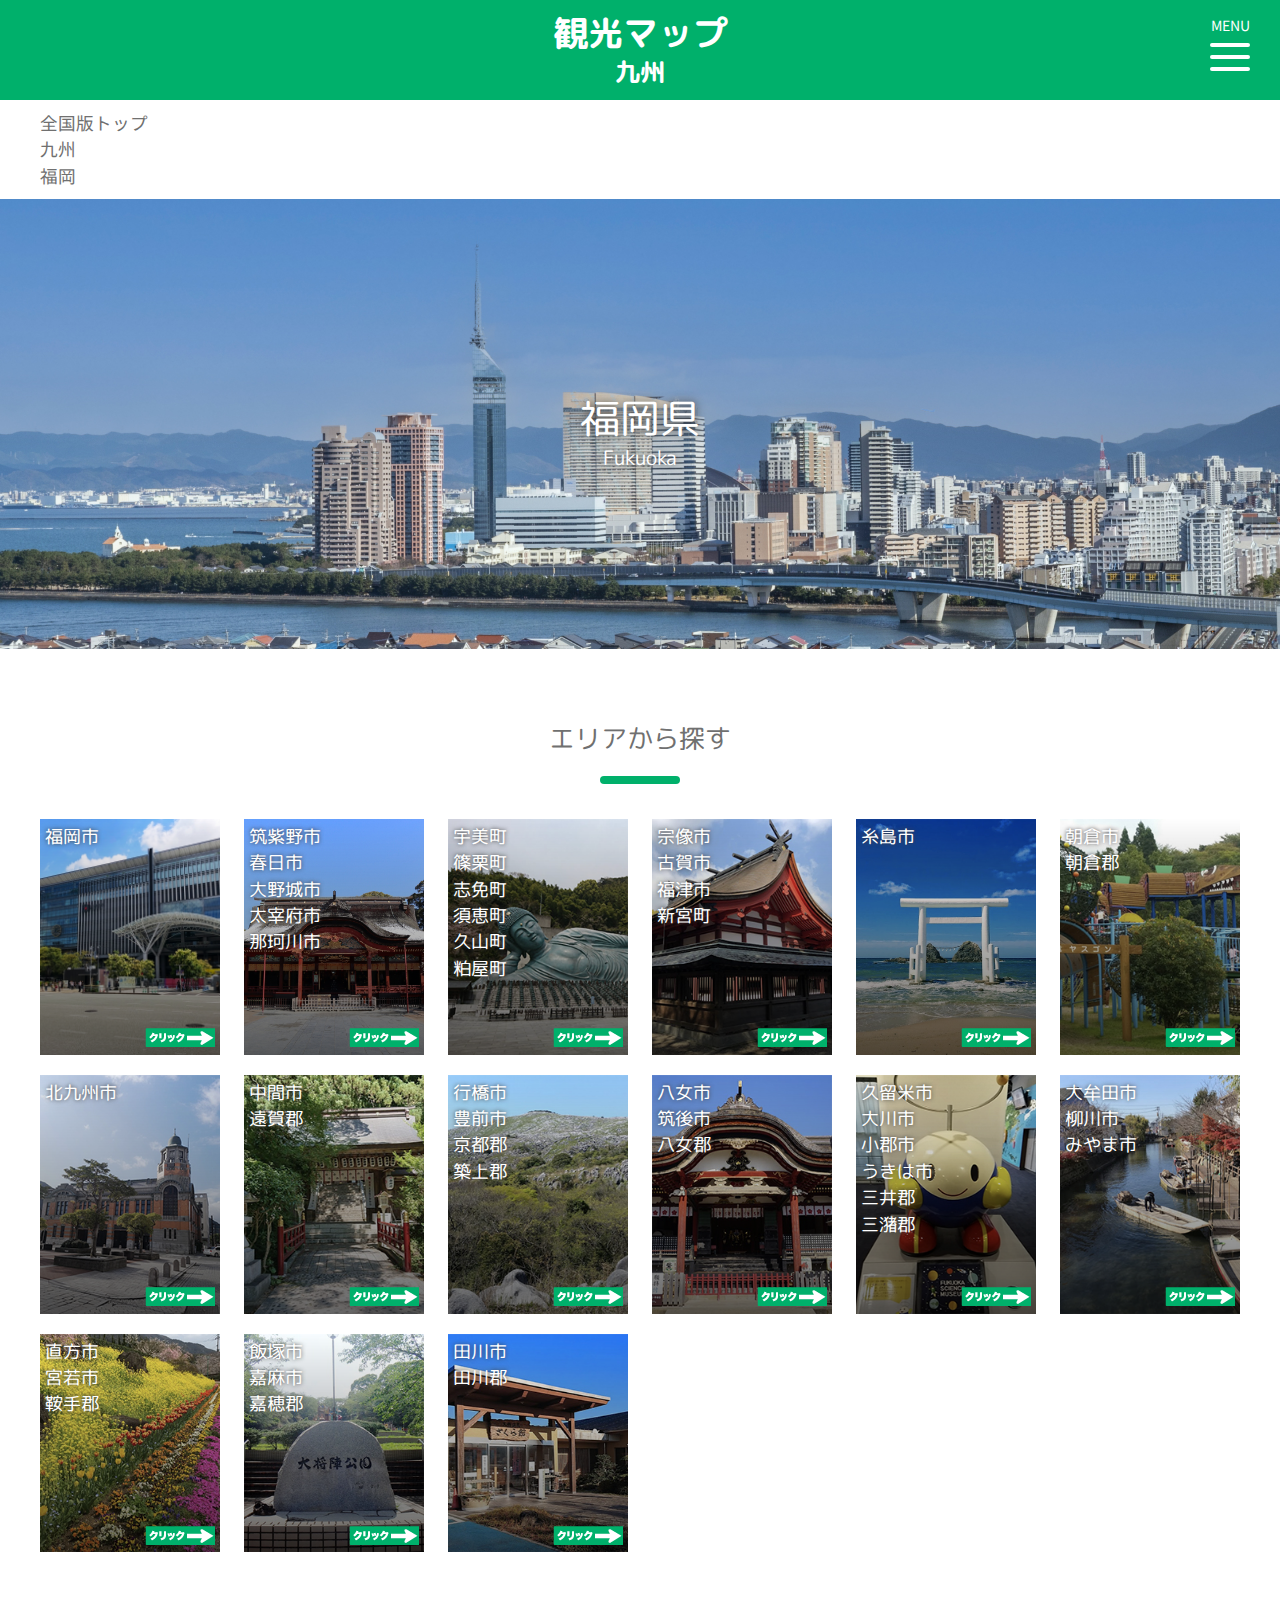
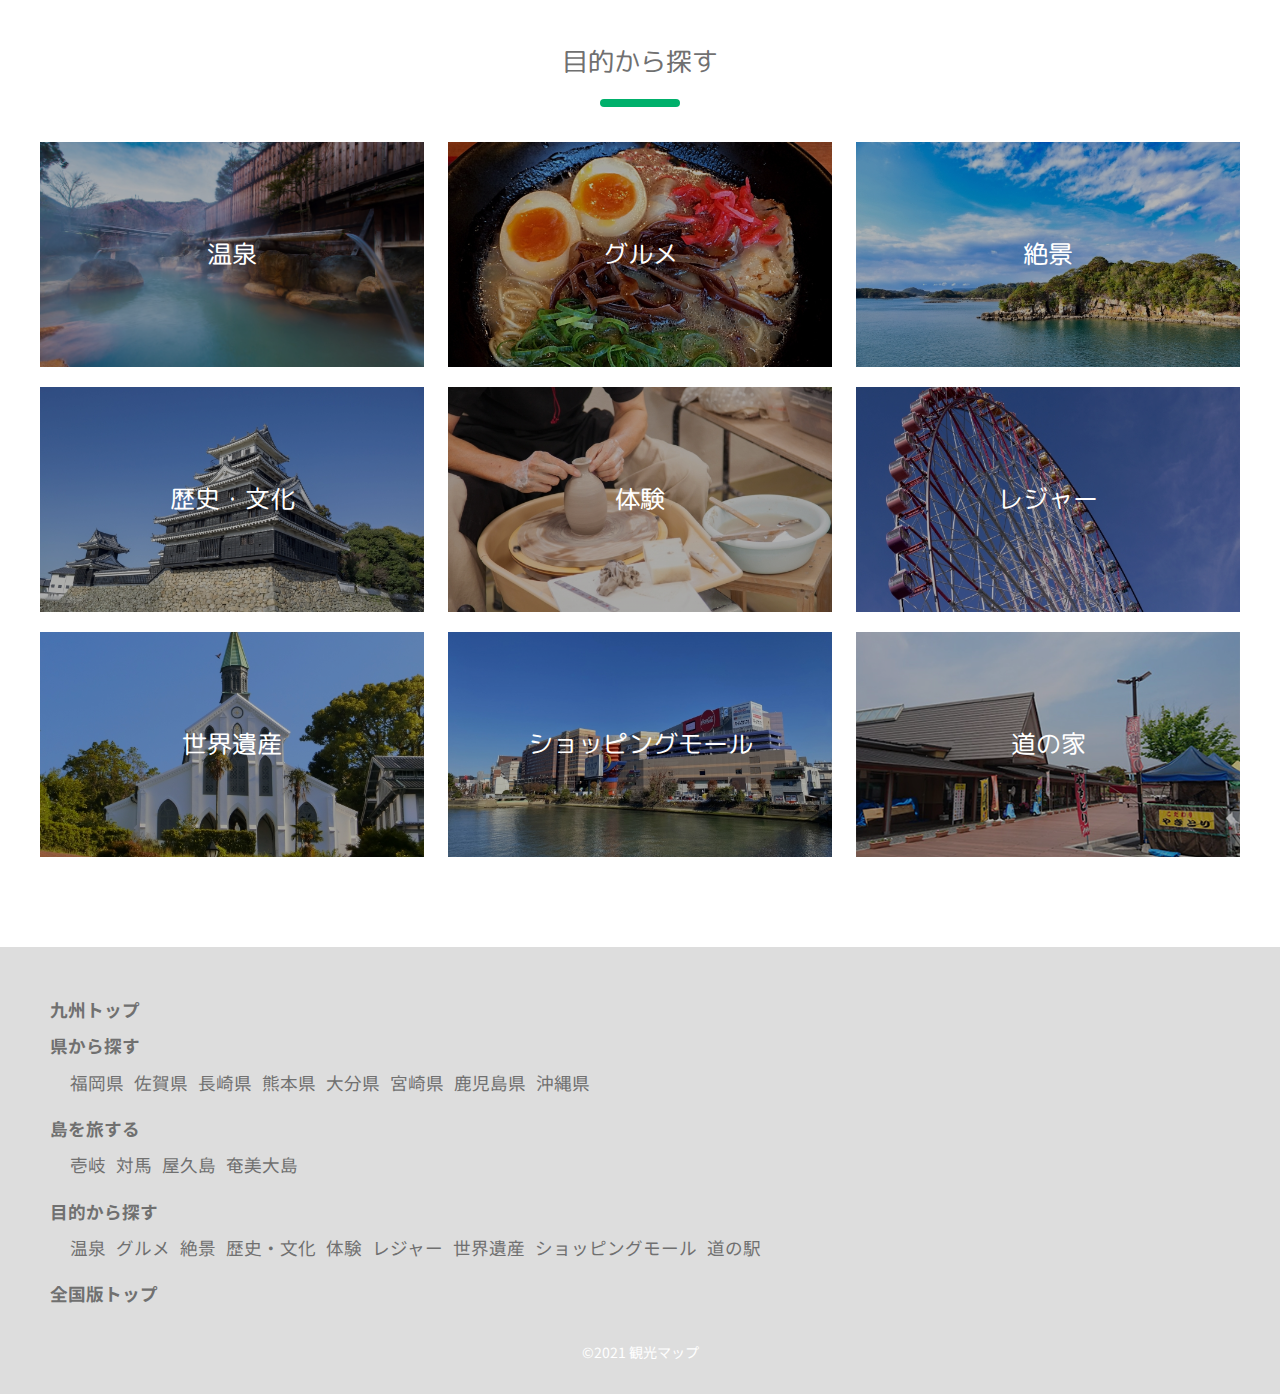
<file: kyushu/fukuoka/index.html>
<!DOCTYPE html>
<html lang="ja">

<head>
    <!-- Global site tag (gtag.js) - Google Analytics -->
    <script async src="https://www.googletagmanager.com/gtag/js?id=G-GLJHV3QVRY"></script>
    <script>
        window.dataLayer = window.dataLayer || [];
        function gtag() { dataLayer.push(arguments); }
        gtag('js', new Date());

        gtag('config', 'G-GLJHV3QVRY');
    </script>
    <meta charset="UTF-8">
    <meta name="viewport" content="width=device-width, initial-scale=1.0">
    <title>観光マップ 九州版｜福岡県</title>
    <meta name="description" content="">
    <link rel="stylesheet" href="../../css/reset.css">
    <link href="https://fonts.googleapis.com/css?family=M+PLUS+Rounded+1c" rel="stylesheet">
    <link href="https://cdn.jsdelivr.net/npm/bootstrap@5.0.0-beta2/dist/css/bootstrap.min.css" rel="stylesheet"
        integrity="sha384-BmbxuPwQa2lc/FVzBcNJ7UAyJxM6wuqIj61tLrc4wSX0szH/Ev+nYRRuWlolflfl" crossorigin="anonymous">
    <link href="https://use.fontawesome.com/releases/v5.6.1/css/all.css" rel="stylesheet">
    <link rel="stylesheet" href="../../css/menu.css">
    <link rel="stylesheet" href="../../css/btn-img.css">
    <link rel="stylesheet" href="../../css/style.css">
</head>

<body id="fukuoka-top">
    <header>
        <div class="hamburger-menu">
            <input type="checkbox" id="menu-btn-check">
            <label for="menu-btn-check" class="menu-btn">
                <p class="menu-text">MENU</p>
                <span></span>
            </label>
            <!--ここからメニュー-->
            <nav class="menu-content">
                <ul>
                    <li>
                        <a href="../index.html">九州トップ</a>
                    </li>
                    <li>
                        <input id="acd-check1" class="acd-check" type="checkbox">
                        <label class="acd-label" for="acd-check1">県から探す</label>
                        <div class="acd-content">
                            <ul>
                                <li><a href="index.html">福岡県</a></li>
                                <li><a href="">佐賀県</a></li>
                                <li><a href="">長崎県</a></li>
                                <li><a href="">熊本県</a></li>
                                <li><a href="">大分県</a></li>
                                <li><a href="">宮崎県</a></li>
                                <li><a href="">鹿児島県</a></li>
                                <li><a href="">沖縄県</a></li>
                            </ul>
                        </div>
                    </li>
                    <li>
                        <input id="acd-check2" class="acd-check" type="checkbox">
                        <label class="acd-label" for="acd-check2">島を旅する</label>
                        <div class="acd-content">
                            <ul>
                                <li><a href="">壱岐</a></li>
                                <li><a href="">対馬</a></li>
                                <li><a href="">屋久島</a></li>
                                <li><a href="">奄美大島</a></li>
                            </ul>
                        </div>
                    </li>
                    <li>
                        <input id="acd-check3" class="acd-check" type="checkbox">
                        <label class="acd-label" for="acd-check3">目的から探す</label>
                        <div class="acd-content">
                            <ul>
                                <li><a href="">温泉</a></li>
                                <li><a href="">グルメ</a></li>
                                <li><a href="">絶景</a></li>
                                <li><a href="">歴史・文化</a></li>
                                <li><a href="">体験</a></li>
                                <li><a href="">レジャー</a></li>
                                <li><a href="">世界遺産</a></li>
                                <li><a href="">ショッピングモール</a></li>
                                <li><a href="">道の駅</a></li>
                            </ul>
                        </div>
                    </li>
                    <!-- 
                    <li>
                        <a href="#">週間ランキング</a>
                    </li>
                    <li>
                        <a href="#">おすすめのモデルコース</a>
                    </li>
                    <li>
                        <a href="#">特集</a>
                    </li>
                    -->
                    <li>
                        <a href="../../index.html">全国版トップへ戻る</a>
                    </li>
                </ul>
            </nav>
            <!--ここまでメニュー-->
        </div>
        <p class="header-logo"><a href="../index.html">観光マップ<br>
                <span>九州</span></a></p>
    </header>
    <section class="breadcrumb-section">
        <div class="container">
            <nav style="--bs-breadcrumb-divider: '>';" aria-label="breadcrumb">
                <ol class="breadcrumb">
                    <li class="breadcrumb-item"><a href="../../index.html">全国版トップ</a></li>
                    <li class="breadcrumb-item"><a href="../index.html">九州</a></li>
                    <li class="breadcrumb-item active" aria-current="page">福岡</li>
                </ol>
            </nav>
        </div>
    </section>
    <div class="todohuken-top">
        <div class="todohuken-top-h1">
            <h1>福岡県<br>
                <span>Fukuoka</span></h1>
        </div>
    </div>
    <section>
        <div class="container">
            <h2>エリアから探す</h2>
        </div>
        <div class="container-smnone">
            <ul class="area-btn">
                <li class="fukuoka-01">
                    <a href="">
                        <img src="img/fukuoka-img.jpg" alt="福岡市">
                    </a>
                    <div>福岡市</div>
                </li>
                <li class="fukuoka-02">
                    <a href="tsukusiken/tsukusiken.html">
                        <img src="img/tsukusi-img.jpg" alt="春日市・大野城市・太宰府市・那珂川市">
                    </a>
                    <div>
                        筑紫野市<br>
                        春日市<br>
                        大野城市<br>
                        太宰府市<br>
                        那珂川市
                    </div>
                </li>
                <li class="fukuoka-03">
                    <a href="">
                        <img src="img/kasuyagun-img.jpg" alt="糟屋郡">
                    </a>
                    <div>
                        宇美町<br>
                        篠栗町<br>
                        志免町<br>
                        須恵町<br>
                        久山町<br>
                        粕屋町
                    </div>
                </li>
                <li class="fukuoka-04">
                    <a href="">
                        <img src="img/munakata-img.jpg" alt="宗像市・古賀市・福津市・新宮町">
                    </a>
                    <div>
                        宗像市<br>
                        古賀市<br>
                        福津市<br>
                        新宮町
                    </div>
                </li>
                <li class="fukuoka-05">
                    <a href="">
                        <img src="img/itoshima-img.jpg" alt="糸島市">
                    </a>
                    <div>
                        糸島市
                    </div>
                </li>
                <li class="fukuoka-06">
                    <a href="">
                        <img src="img/asakura-img.jpg" alt="朝倉市・朝倉郡">
                    </a>
                    <div>
                        朝倉市<br>
                        朝倉郡
                    </div>
                </li>
                <li class="fukuoka-07">
                    <a href="">
                        <img src="img/kitakyushu-img.jpg" alt="北九州市">
                    </a>
                    <div>北九州市</div>
                </li>
                <li class="fukuoka-08">
                    <a href="">
                        <img src="img/onga-img.jpg" alt="中間市・遠賀郡">
                    </a>
                    <div>
                        中間市<br>
                        遠賀郡
                    </div>
                </li>
                <li class="fukuoka-09">
                    <a href="">
                        <img src="img/keichiku-img.jpg" alt="行橋市・豊前市・京都郡・築上郡">
                    </a>
                    <div>
                        行橋市<br>
                        豊前市<br>
                        京都郡<br>
                        築上郡
                    </div>
                </li>
                <li class="fukuoka-10">
                    <a href="">
                        <img src="img/yame-img.jpg" alt="八女市・筑後市・八女郡">
                    </a>
                    <div>
                        八女市<br>
                        筑後市<br>
                        八女郡
                    </div>
                </li>
                <li class="fukuoka-11">
                    <a href="">
                        <img src="img/kurume-img.jpg" alt="久留米市・大川市・小郡市・うきは市・三井郡・三潴郡">
                    </a>
                    <div>
                        久留米市<br>
                        大川市<br>
                        小郡市<br>
                        うきは市<br>
                        三井郡<br>
                        三潴郡
                    </div>
                </li>
                <li class="fukuoka-12">
                    <a href="">
                        <img src="img/ariake-img.jpg" alt="">
                    </a>
                    <div>
                        大牟田市<br>
                        柳川市<br>
                        みやま市
                    </div>
                </li>
                <li class="fukuoka-13">
                    <a href="">
                        <img src="img/nogata-img.jpg" alt="直方市・宮若市・鞍手郡">
                    </a>
                    <div>
                        直方市<br>
                        宮若市<br>
                        鞍手郡
                    </div>
                </li>
                <li class="fukuoka-14">
                    <a href="">
                        <img src="img/izuka-img.jpg" alt="飯塚市・嘉麻市・嘉穂郡">
                    </a>
                    <div>
                        飯塚市<br>
                        嘉麻市<br>
                        嘉穂郡
                    </div>
                </li>
                <li class="fukuoka-15">
                    <a href="">
                        <img src="img/tagawa-img.jpg" alt="田川市・田川郡">
                    </a>
                    <div>
                        田川市<br>
                        田川郡
                    </div>
                </li>
            </ul>
        </div>
    </section>
    <section>
        <div class="container">
            <h2>目的から探す</h2>
            <div class="mokuteki-btn">
                <a href="" class="mokuteki-01">温泉</a>
                <a href="" class="mokuteki-02">グルメ</a>
                <a href="" class="mokuteki-03">絶景</a>
                <a href="" class="mokuteki-04">歴史・文化</a>
                <a href="" class="mokuteki-05">体験</a>
                <a href="" class="mokuteki-06">レジャー</a>
                <a href="" class="mokuteki-07">世界遺産</a>
                <a href="" class="mokuteki-08">ショッピングモール</a>
                <a href="" class="mokuteki-09">道の家</a>
            </div>
        </div>
    </section>
    <footer>
        <div class="container">
            <nav class="footer-nav">
                <ul>
                    <li><a href="../index.html">九州トップ</a></li>
                    <li>県から探す
                        <ul>
                            <li><a href="index.html">福岡県</a></li>
                            <li><a href="">佐賀県</a></li>
                            <li><a href="">長崎県</a></li>
                            <li><a href="">熊本県</a></li>
                            <li><a href="">大分県</a></li>
                            <li><a href="">宮崎県</a></li>
                            <li><a href="">鹿児島県</a></li>
                            <li><a href="">沖縄県</a></li>
                        </ul>
                    </li>
                    <li>島を旅する
                        <ul>
                            <li><a href="">壱岐</a></li>
                            <li><a href="">対馬</a></li>
                            <li><a href="">屋久島</a></li>
                            <li><a href="">奄美大島</a></li>
                        </ul>
                    </li>
                    <li>目的から探す
                        <ul>
                            <li><a href="">温泉</a></li>
                            <li><a href="">グルメ</a></li>
                            <li><a href="">絶景</a></li>
                            <li><a href="">歴史・文化</a></li>
                            <li><a href="">体験</a></li>
                            <li><a href="">レジャー</a></li>
                            <li><a href="">世界遺産</a></li>
                            <li><a href="">ショッピングモール</a></li>
                            <li><a href="">道の駅</a></li>
                        </ul>
                    </li>
                    <!--
                    <li><a href="">週間ランキング</a></li>
                    <li><a href="">おすすめモデルコース</a></li>
                    <li><a href="">特集</a></li>
                    -->
                    <li><a href="../../index.html">全国版トップ</a></li>
                </ul>
            </nav>
            <p class="copy-right"><small>&copy;2021 観光マップ</small></p>
        </div>
    </footer>
    <script src="https://cdn.jsdelivr.net/npm/bootstrap@5.0.0-beta2/dist/js/bootstrap.bundle.min.js"
        integrity="sha384-b5kHyXgcpbZJO/tY9Ul7kGkf1S0CWuKcCD38l8YkeH8z8QjE0GmW1gYU5S9FOnJ0"
        crossorigin="anonymous"></script>
    <div id="fb-root"></div>
    <script>(function (d, s, id) {
            var js, fjs = d.getElementsByTagName(s)[0];
            if (d.getElementById(id)) return;
            js = d.createElement(s); js.id = id;
            js.src = 'https://connect.facebook.net/ja_JP/sdk.js#xfbml=1&version=v3.2&appId=【アプリIDを入力してください】&autoLogAppEvents=1';
            fjs.parentNode.insertBefore(js, fjs);
        }(document, 'script', 'facebook-jssdk'));</script>
</body>

</html>
</file>
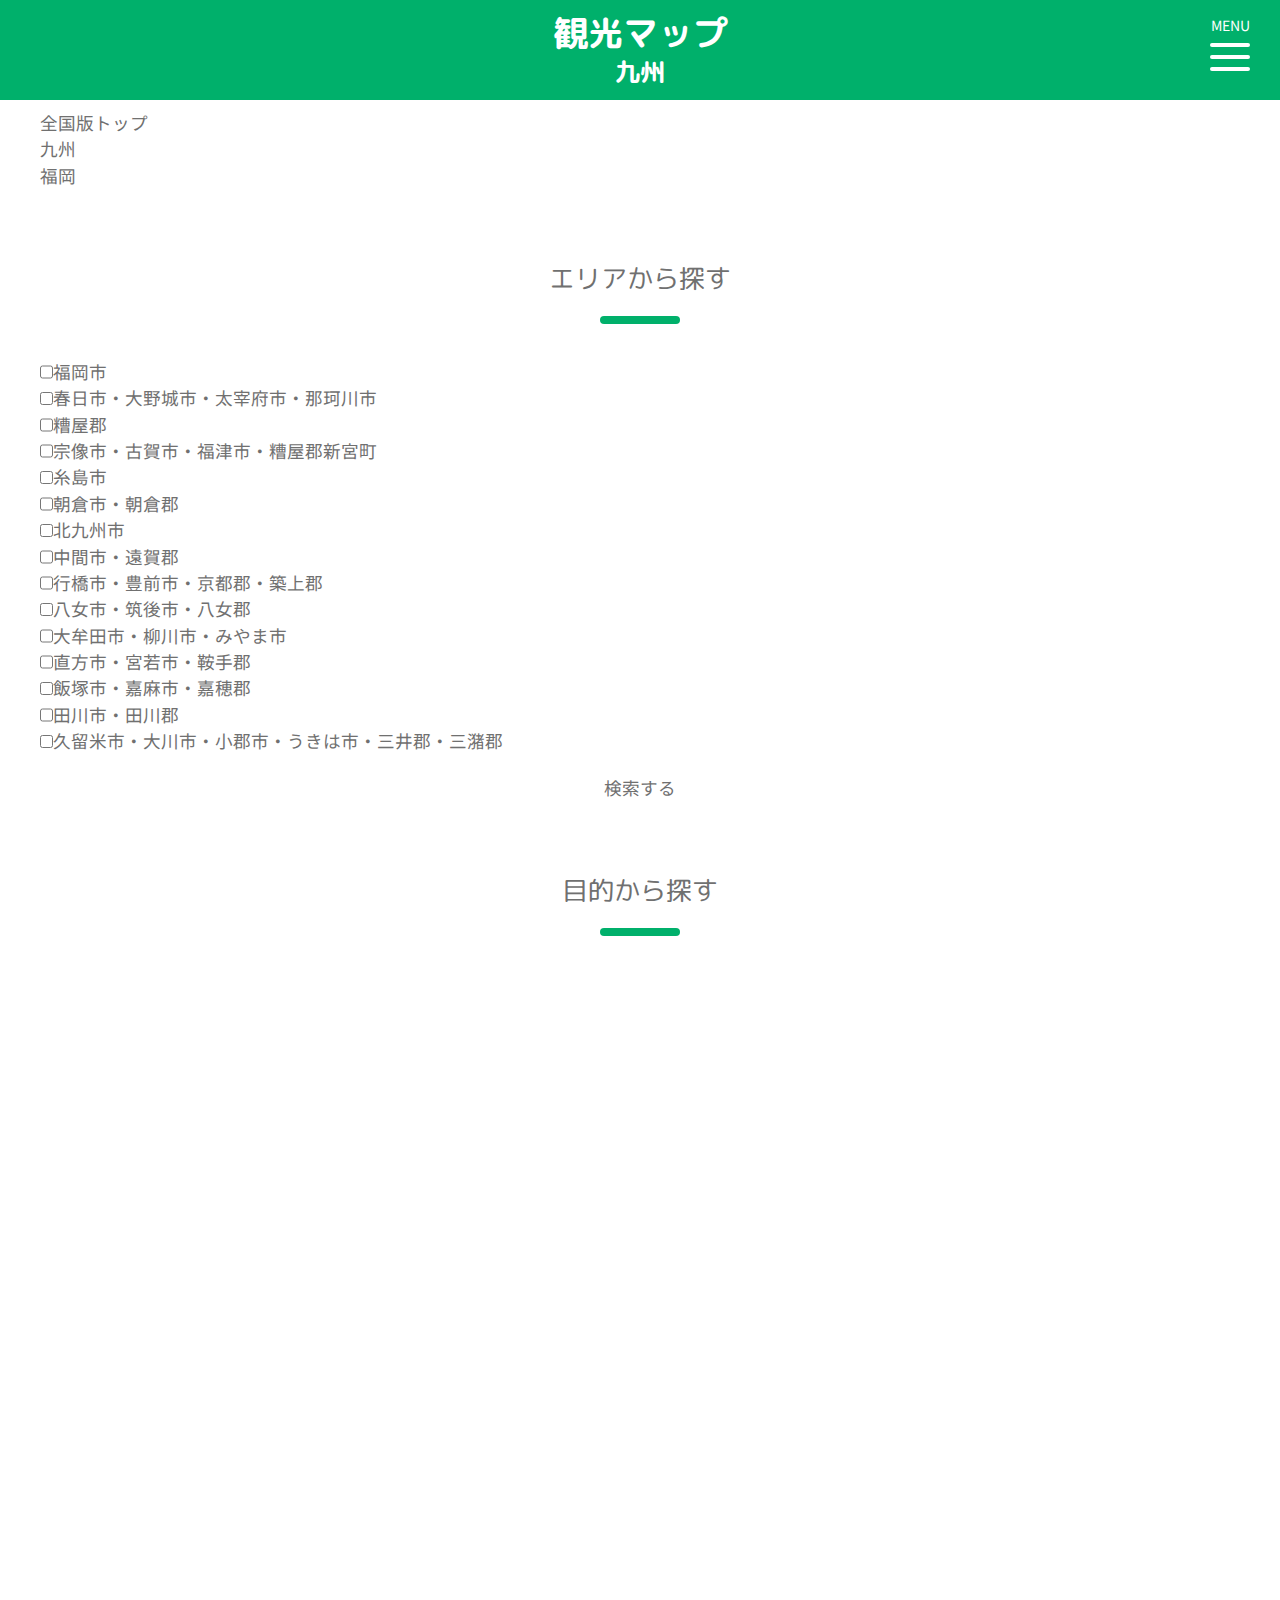
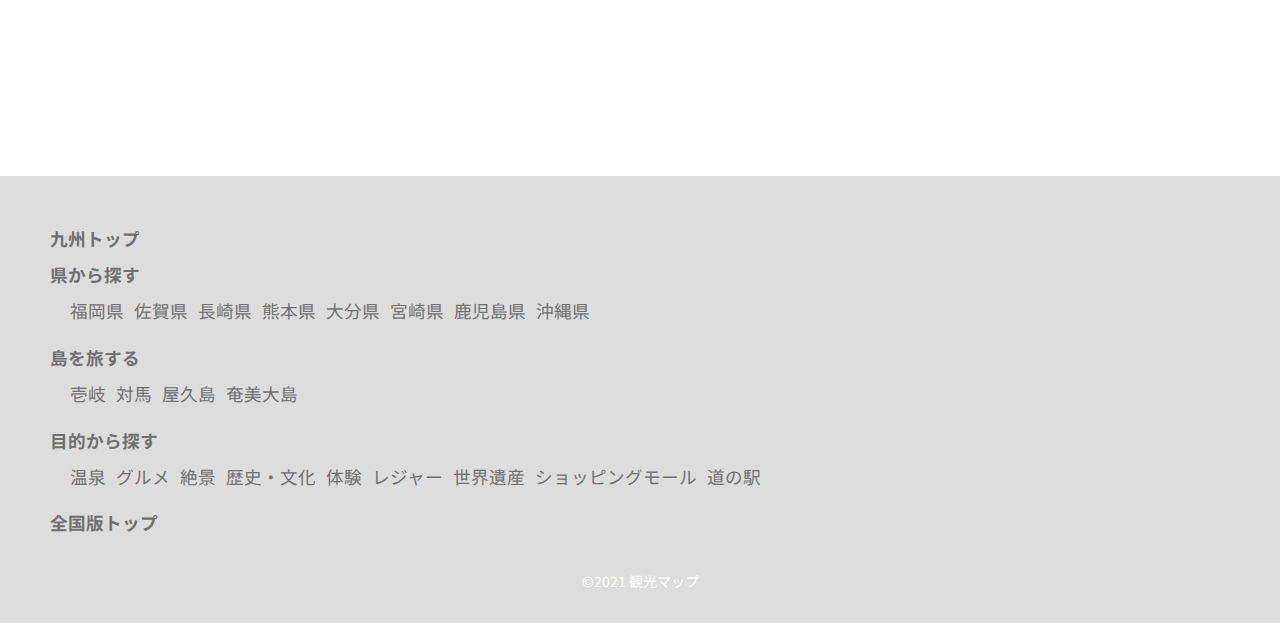
<file: fukuoka.html>
<!DOCTYPE html>
<html lang="ja">

<head>
    <!-- Global site tag (gtag.js) - Google Analytics -->
    <script async src="https://www.googletagmanager.com/gtag/js?id=G-GLJHV3QVRY"></script>
    <script>
        window.dataLayer = window.dataLayer || [];
        function gtag() { dataLayer.push(arguments); }
        gtag('js', new Date());

        gtag('config', 'G-GLJHV3QVRY');
    </script>
    <meta charset="UTF-8">
    <meta name="viewport" content="width=device-width, initial-scale=1.0">
    <title>観光マップ 九州版｜福岡県</title>
    <meta name="description" content="">
    <link rel="stylesheet" href="./css/reset.css">
    <link href="https://fonts.googleapis.com/css?family=M+PLUS+Rounded+1c" rel="stylesheet">
    <link href="https://cdn.jsdelivr.net/npm/bootstrap@5.0.0-beta2/dist/css/bootstrap.min.css" rel="stylesheet"
        integrity="sha384-BmbxuPwQa2lc/FVzBcNJ7UAyJxM6wuqIj61tLrc4wSX0szH/Ev+nYRRuWlolflfl" crossorigin="anonymous">
    <link href="https://use.fontawesome.com/releases/v5.6.1/css/all.css" rel="stylesheet">
    <link rel="stylesheet" href="./css/menu.css">
    <link rel="stylesheet" href="./css/style.css">
</head>

<body>
    <header>
        <div class="hamburger-menu">
            <input type="checkbox" id="menu-btn-check">
            <label for="menu-btn-check" class="menu-btn">
                <p class="menu-text">MENU</p>
                <span></span>
            </label>
            <!--ここからメニュー-->
            <nav class="menu-content">
                <ul>
                    <li>
                        <a href="kyushu.html">九州トップ</a>
                    </li>
                    <li>
                        <input id="acd-check1" class="acd-check" type="checkbox">
                        <label class="acd-label" for="acd-check1">県から探す</label>
                        <div class="acd-content">
                            <ul>
                                <li><a href="">福岡県</a></li>
                                <li><a href="">佐賀県</a></li>
                                <li><a href="">長崎県</a></li>
                                <li><a href="">熊本県</a></li>
                                <li><a href="">大分県</a></li>
                                <li><a href="">宮崎県</a></li>
                                <li><a href="">鹿児島県</a></li>
                                <li><a href="">沖縄県</a></li>
                            </ul>
                        </div>
                    </li>
                    <li>
                        <input id="acd-check2" class="acd-check" type="checkbox">
                        <label class="acd-label" for="acd-check2">島を旅する</label>
                        <div class="acd-content">
                            <ul>
                                <li><a href="">壱岐</a></li>
                                <li><a href="">対馬</a></li>
                                <li><a href="">屋久島</a></li>
                                <li><a href="">奄美大島</a></li>
                            </ul>
                        </div>
                    </li>
                    <li>
                        <input id="acd-check3" class="acd-check" type="checkbox">
                        <label class="acd-label" for="acd-check3">目的から探す</label>
                        <div class="acd-content">
                            <ul>
                                <li><a href="">温泉</a></li>
                                <li><a href="">グルメ</a></li>
                                <li><a href="">絶景</a></li>
                                <li><a href="">歴史・文化</a></li>
                                <li><a href="">体験</a></li>
                                <li><a href="">レジャー</a></li>
                                <li><a href="">世界遺産</a></li>
                                <li><a href="">ショッピングモール</a></li>
                                <li><a href="">道の駅</a></li>
                            </ul>
                        </div>
                    </li>
                    <!-- 
                    <li>
                        <a href="#">週間ランキング</a>
                    </li>
                    <li>
                        <a href="#">おすすめのモデルコース</a>
                    </li>
                    <li>
                        <a href="#">特集</a>
                    </li>
                    -->
                    <li>
                        <a href="index.html">全国版トップへ戻る</a>
                    </li>
                </ul>
            </nav>
            <!--ここまでメニュー-->
        </div>
        <p class="header-logo"><a href="kyushu.html">観光マップ<br>
                <span>九州</span></a></p>
    </header>
    <section class="breadcrumb-section">
        <div class="container">
            <nav style="--bs-breadcrumb-divider: '>';" aria-label="breadcrumb">
                <ol class="breadcrumb">
                    <li class="breadcrumb-item"><a href="index.html">全国版トップ</a></li>
                    <li class="breadcrumb-item"><a href="kyushu.html">九州</a></li>
                    <li class="breadcrumb-item"><a href="#">福岡</a></li>
                </ol>
            </nav>
        </div>
    </section>
    <section>
        <div class="container">
            <h2>エリアから探す</h2>
            <div class="area-check">
                <div class="area-btn">
                    <input id="fukuoka01" type="checkbox" />
                    <label for="fukuoka01">福岡市</label>
                </div>
                <div class="area-btn">
                    <input id="fukuoka02" type="checkbox" />
                    <label for="fukuoka02">春日市・大野城市・太宰府市・那珂川市</label>
                </div>
                <div class="area-btn">
                    <input id="fukuoka03" type="checkbox" />
                    <label for="fukuoka03">糟屋郡</label>
                </div>
                <div class="area-btn">
                    <input id="fukuoka04" type="checkbox" />
                    <label for="fukuoka04">宗像市・古賀市・福津市・糟屋郡新宮町</label>
                </div>
                <div class="area-btn">
                    <input id="fukuoka05" type="checkbox" />
                    <label for="fukuoka05">糸島市</label>
                </div>
                <div class="area-btn">
                    <input id="fukuoka06" type="checkbox" />
                    <label for="fukuoka06">朝倉市・朝倉郡</label>
                </div>
                <div class="area-btn">
                    <input id="fukuoka07" type="checkbox" />
                    <label for="fukuoka07">北九州市</label>
                </div>
                <div class="area-btn">
                    <input id="fukuoka08" type="checkbox" />
                    <label for="fukuoka08">中間市・遠賀郡</label>
                </div>
                <div class="area-btn">
                    <input id="fukuoka09" type="checkbox" />
                    <label for="fukuoka09">行橋市・豊前市・京都郡・築上郡 </label>
                </div>
                <div class="area-btn">
                    <input id="fukuoka10" type="checkbox" />
                    <label for="fukuoka10">八女市・筑後市・八女郡</label>
                </div>
                <div class="area-btn">
                    <input id="fukuoka12" type="checkbox" />
                    <label for="fukuoka12">大牟田市・柳川市・みやま市</label>
                </div>
                <div class="area-btn">
                    <input id="fukuoka13" type="checkbox" />
                    <label for="fukuoka13">直方市・宮若市・鞍手郡</label>
                </div>
                <div class="area-btn">
                    <input id="fukuoka14" type="checkbox" />
                    <label for="fukuoka14">飯塚市・嘉麻市・嘉穂郡</label>
                </div>
                <div class="area-btn">
                    <input id="fukuoka15" type="checkbox" />
                    <label for="fukuoka15">田川市・田川郡</label>
                </div>
                <div class="area-btn">
                    <input id="fukuoka11" type="checkbox" />
                    <label for="fukuoka11">久留米市・大川市・小郡市・うきは市・三井郡・三潴郡</label>
                </div>
            </div>
            <div class="btn-center">
                <input type="button" value="検索する" class="search-btn">
            </div>
        </div>
    </section>
    <section>
        <div class="container">
            <h2>目的から探す</h2>
            <div class="mokuteki-btn">
                <a href="" class="mokuteki-01">温泉</a>
                <a href="" class="mokuteki-02">グルメ</a>
                <a href="" class="mokuteki-03">絶景</a>
                <a href="" class="mokuteki-04">歴史・文化</a>
                <a href="" class="mokuteki-05">体験</a>
                <a href="" class="mokuteki-06">レジャー</a>
                <a href="" class="mokuteki-07">世界遺産</a>
                <a href="" class="mokuteki-08">ショッピングモール</a>
                <a href="" class="mokuteki-09">道の家</a>
            </div>
        </div>
    </section>
    <footer>
        <div class="container">
            <nav class="footer-nav">
                <ul>
                    <li><a href="kyushu.html">九州トップ</a></li>
                    <li>県から探す
                        <ul>
                            <li><a href="">福岡県</a></li>
                            <li><a href="">佐賀県</a></li>
                            <li><a href="">長崎県</a></li>
                            <li><a href="">熊本県</a></li>
                            <li><a href="">大分県</a></li>
                            <li><a href="">宮崎県</a></li>
                            <li><a href="">鹿児島県</a></li>
                            <li><a href="">沖縄県</a></li>
                        </ul>
                    </li>
                    <li>島を旅する
                        <ul>
                            <li><a href="">壱岐</a></li>
                            <li><a href="">対馬</a></li>
                            <li><a href="">屋久島</a></li>
                            <li><a href="">奄美大島</a></li>
                        </ul>
                    </li>
                    <li>目的から探す
                        <ul>
                            <li><a href="">温泉</a></li>
                            <li><a href="">グルメ</a></li>
                            <li><a href="">絶景</a></li>
                            <li><a href="">歴史・文化</a></li>
                            <li><a href="">体験</a></li>
                            <li><a href="">レジャー</a></li>
                            <li><a href="">世界遺産</a></li>
                            <li><a href="">ショッピングモール</a></li>
                            <li><a href="">道の駅</a></li>
                        </ul>
                    </li>
                    <!--
                    <li><a href="">週間ランキング</a></li>
                    <li><a href="">おすすめモデルコース</a></li>
                    <li><a href="">特集</a></li>
                    -->
                    <li><a href="index.html">全国版トップ</a></li>
                </ul>
            </nav>
            <p class="copy-right"><small>&copy;2021 観光マップ</small></p>
        </div>
    </footer>
    <script src="https://cdn.jsdelivr.net/npm/bootstrap@5.0.0-beta2/dist/js/bootstrap.bundle.min.js"
        integrity="sha384-b5kHyXgcpbZJO/tY9Ul7kGkf1S0CWuKcCD38l8YkeH8z8QjE0GmW1gYU5S9FOnJ0"
        crossorigin="anonymous"></script>
    <div id="fb-root"></div>
    <script>(function (d, s, id) {
            var js, fjs = d.getElementsByTagName(s)[0];
            if (d.getElementById(id)) return;
            js = d.createElement(s); js.id = id;
            js.src = 'https://connect.facebook.net/ja_JP/sdk.js#xfbml=1&version=v3.2&appId=【アプリIDを入力してください】&autoLogAppEvents=1';
            fjs.parentNode.insertBefore(js, fjs);
        }(document, 'script', 'facebook-jssdk'));</script>
</body>

</html>
</file>
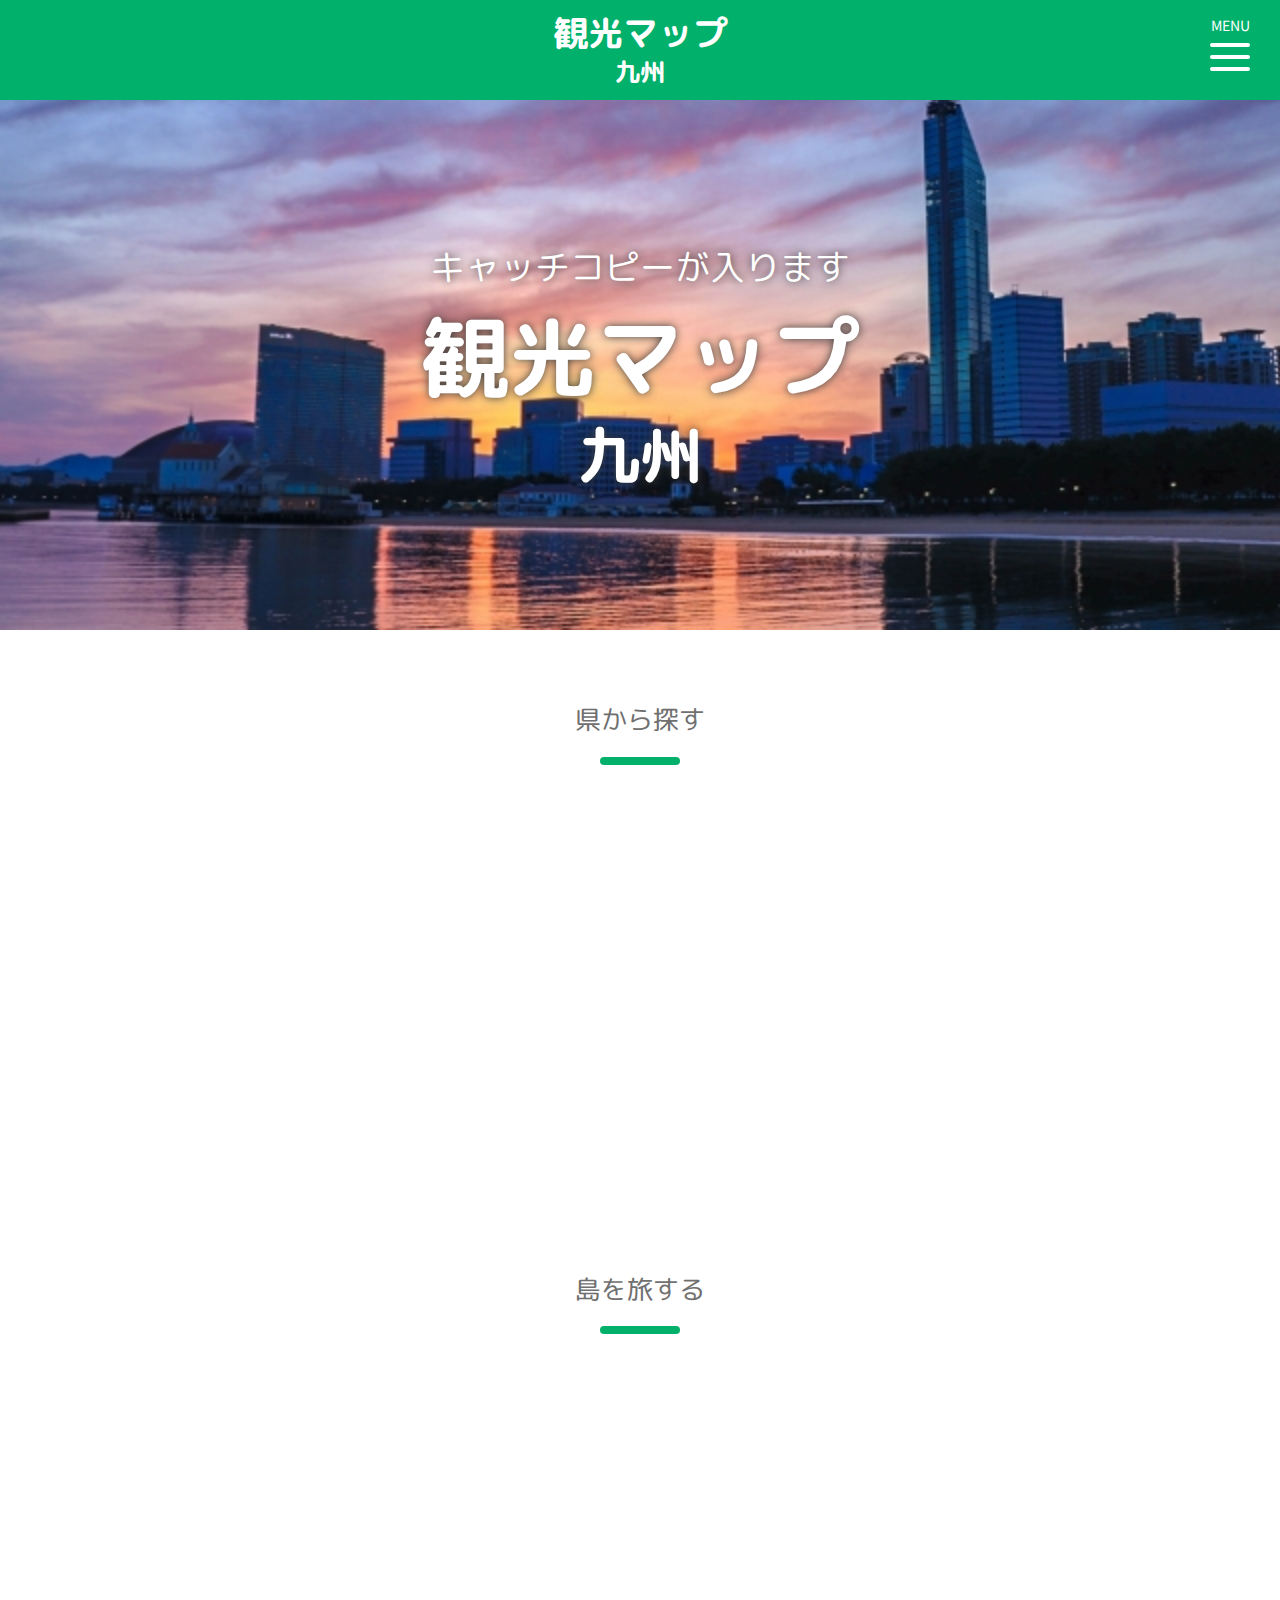
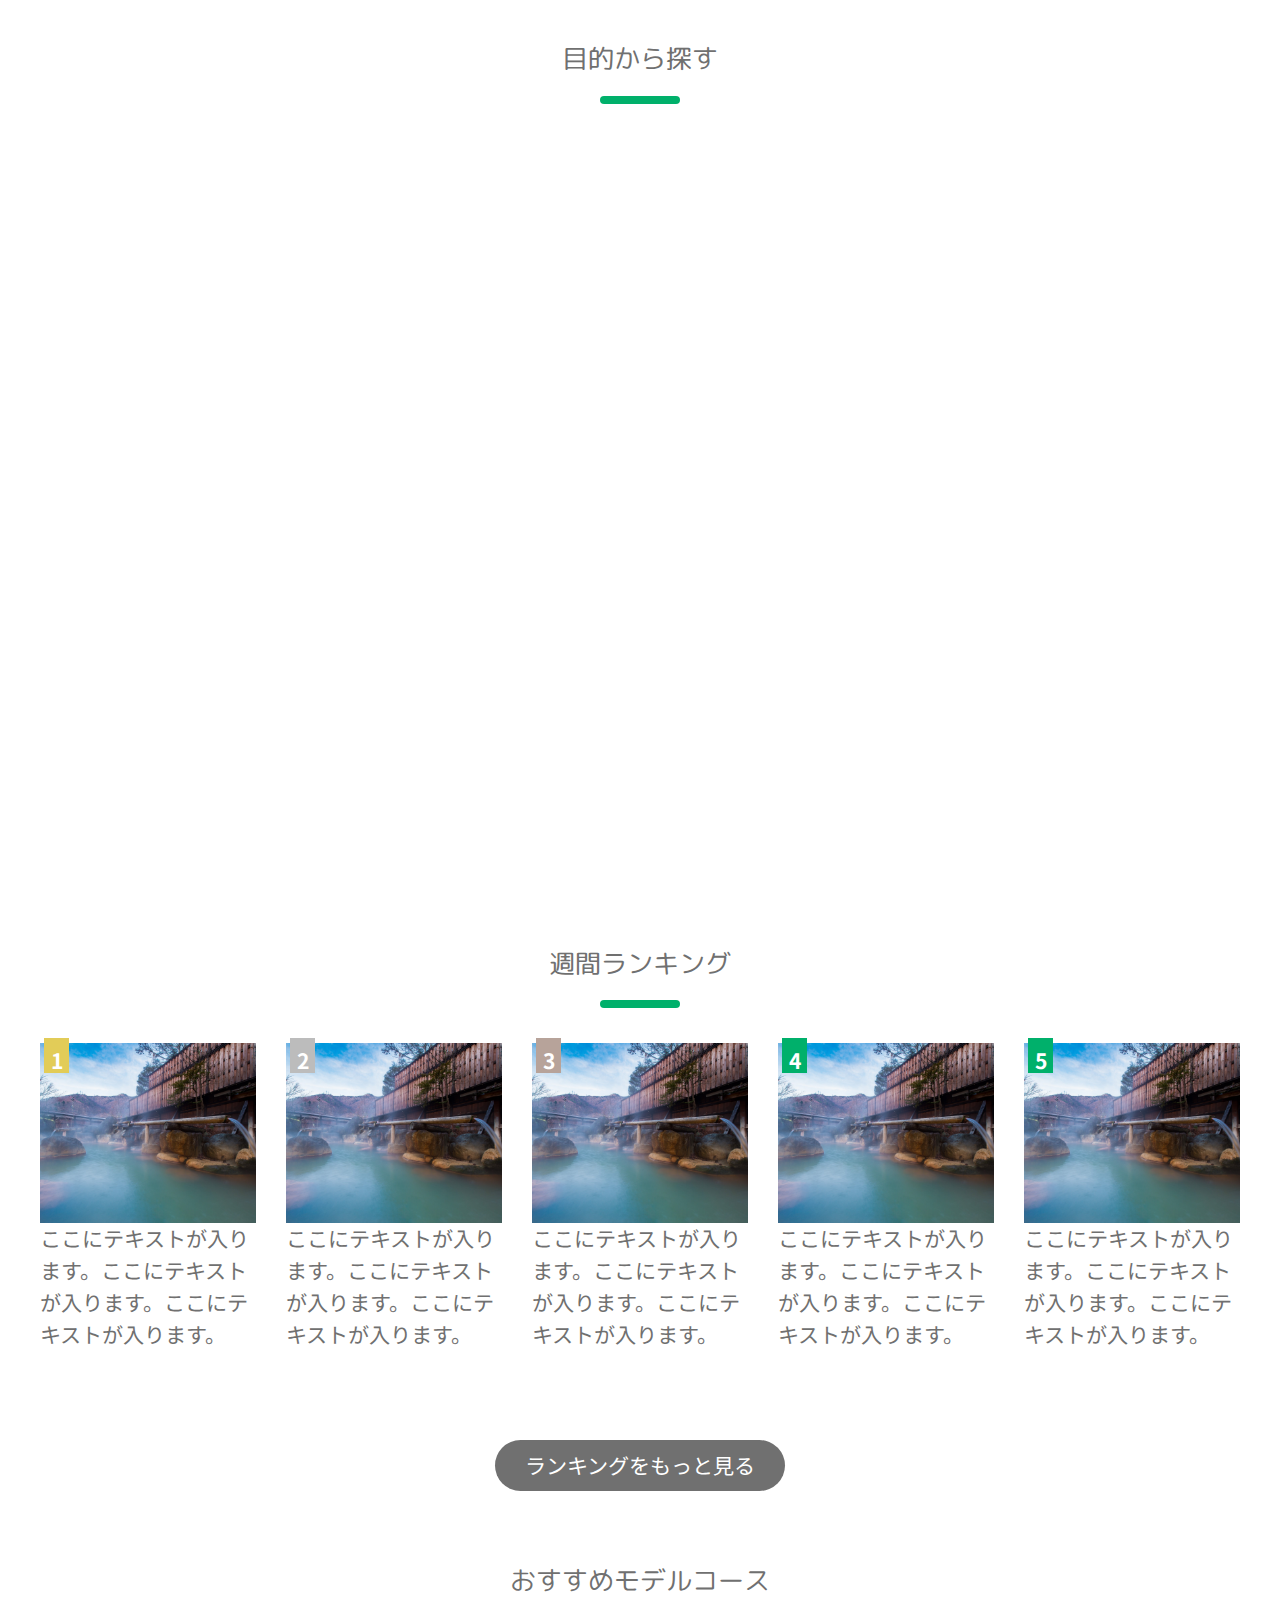
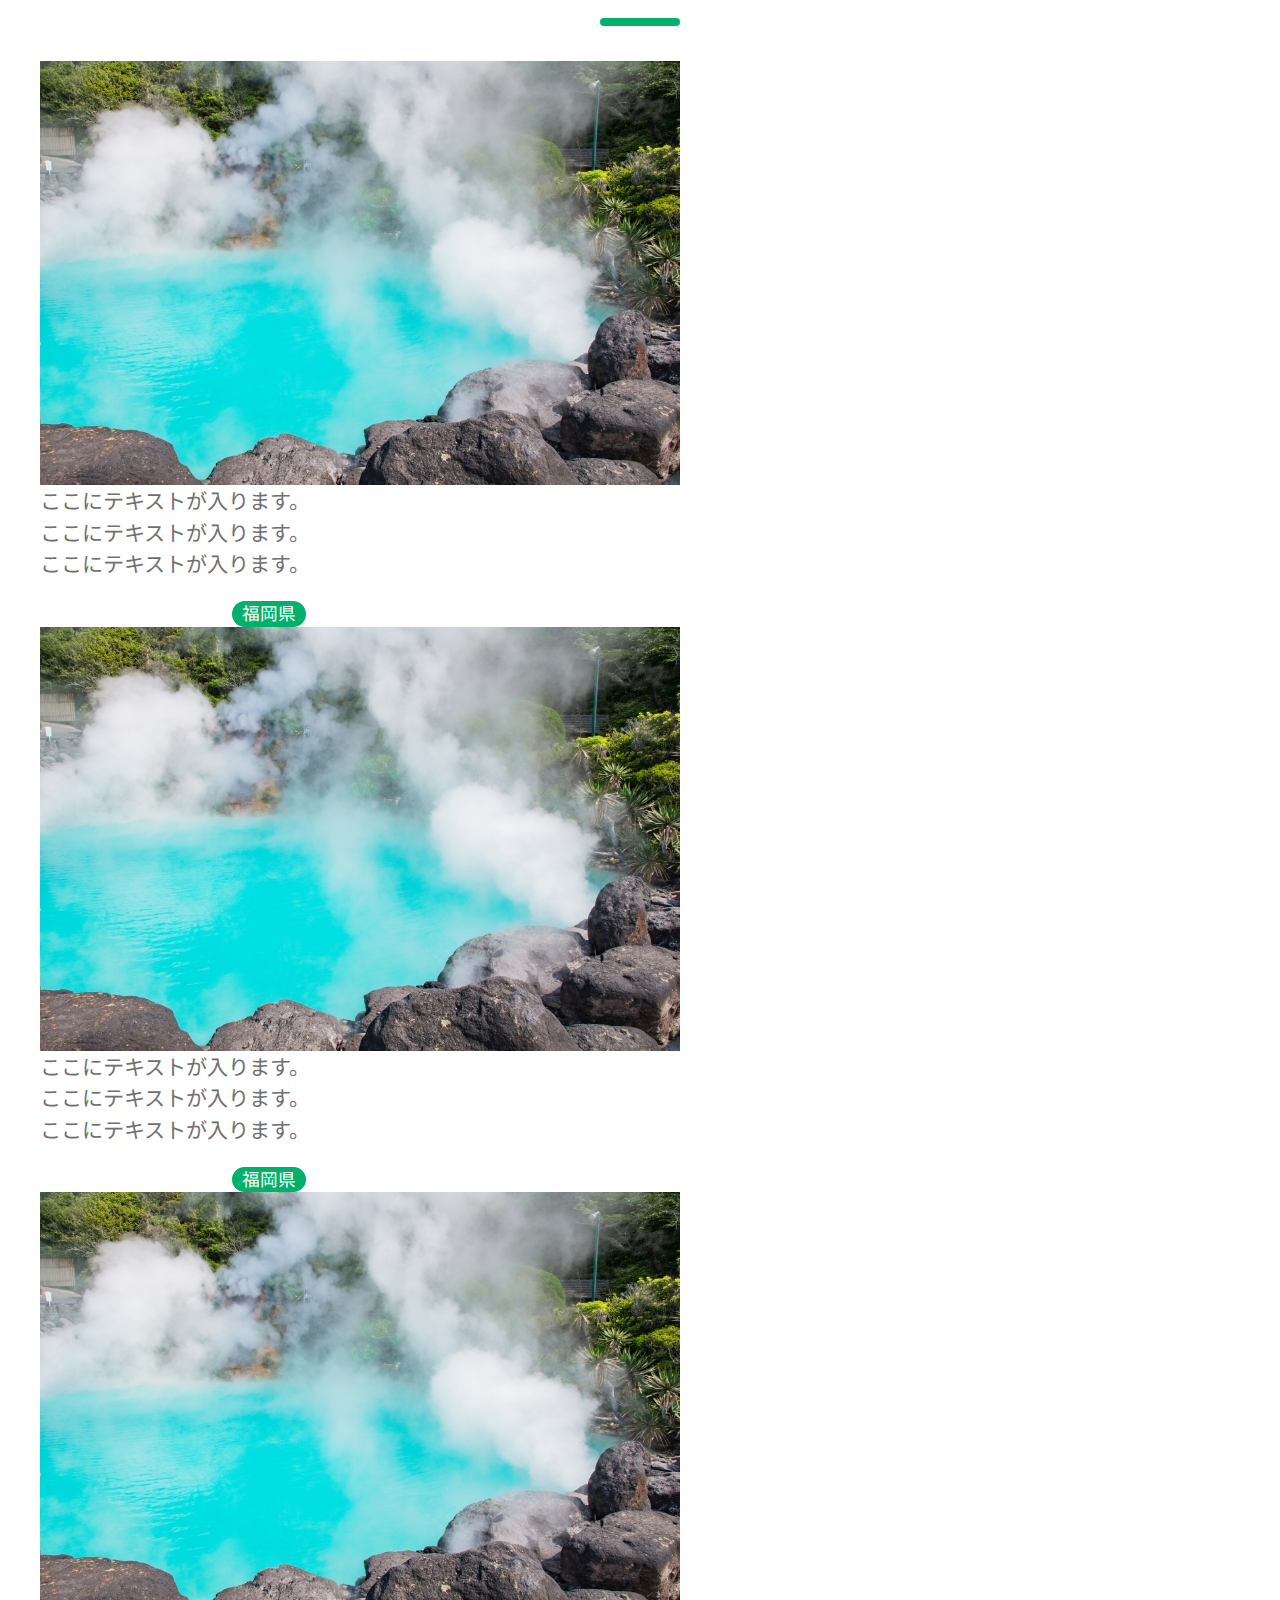
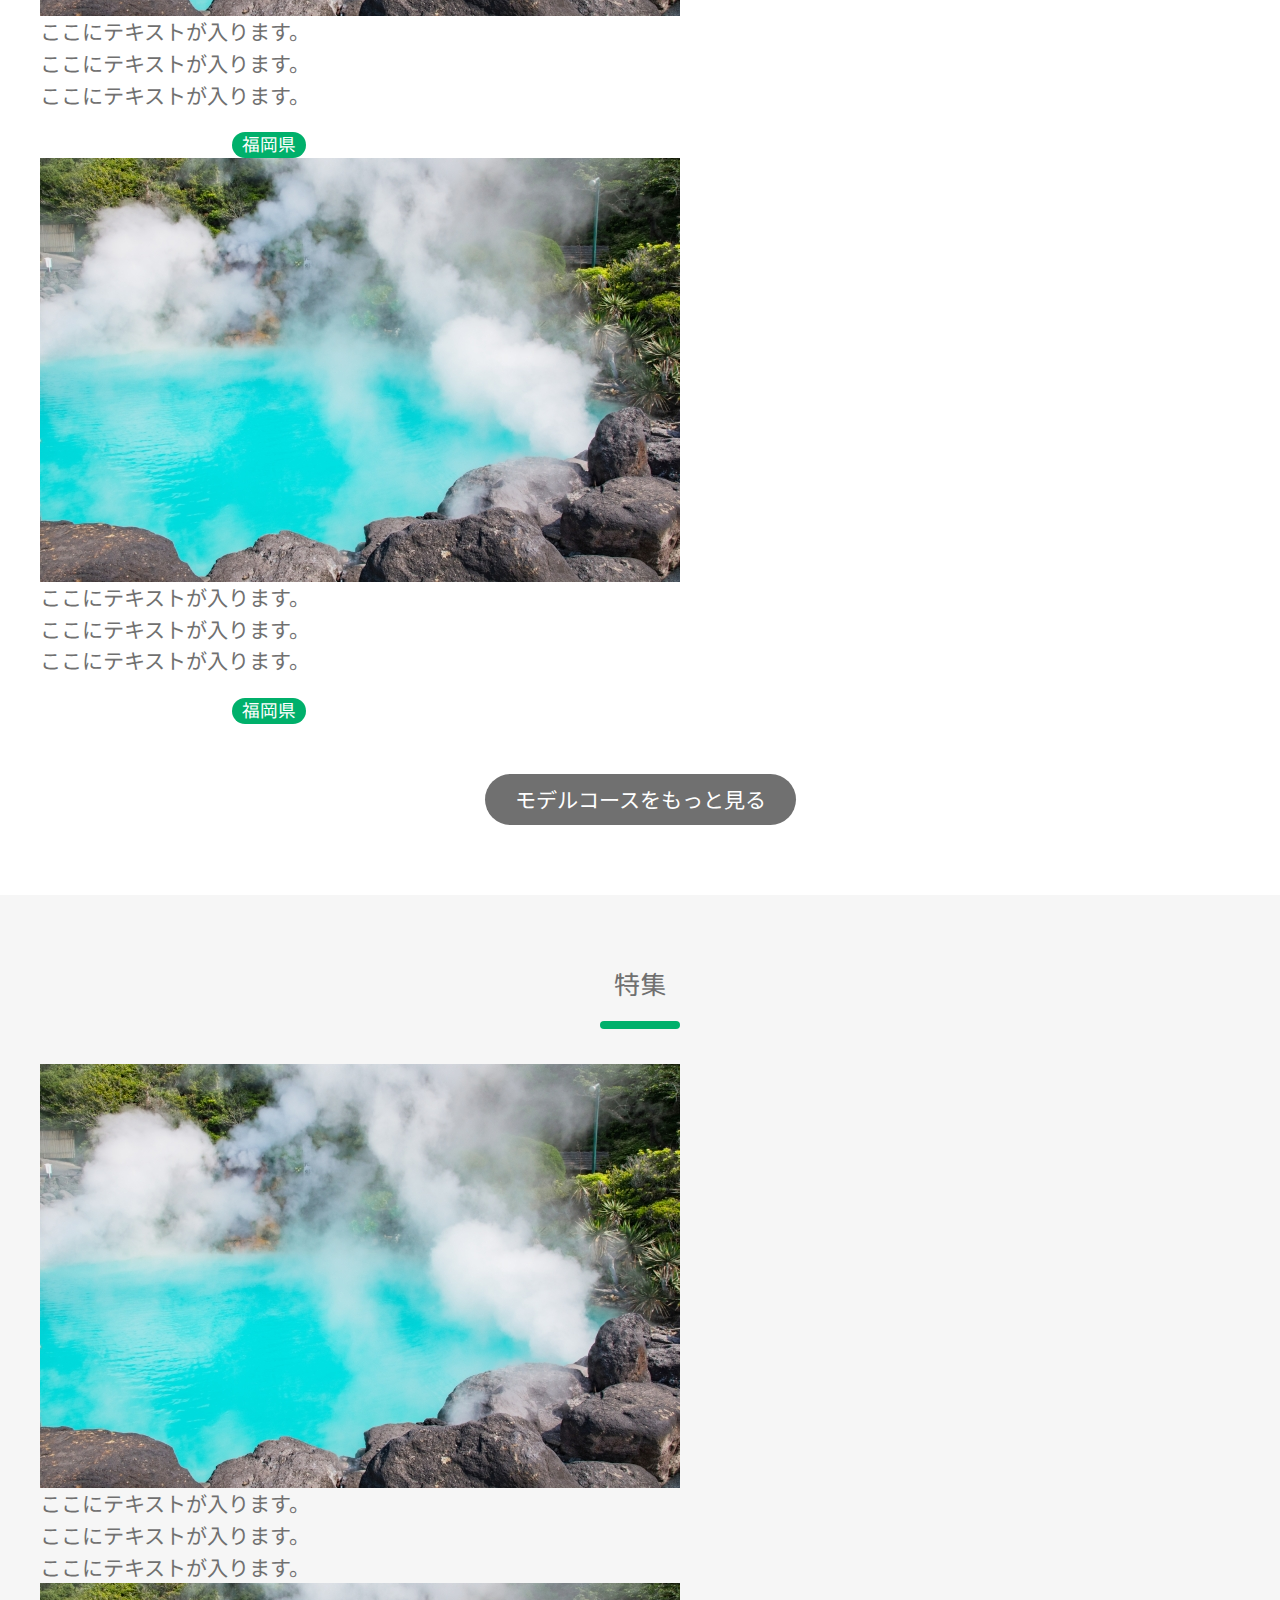
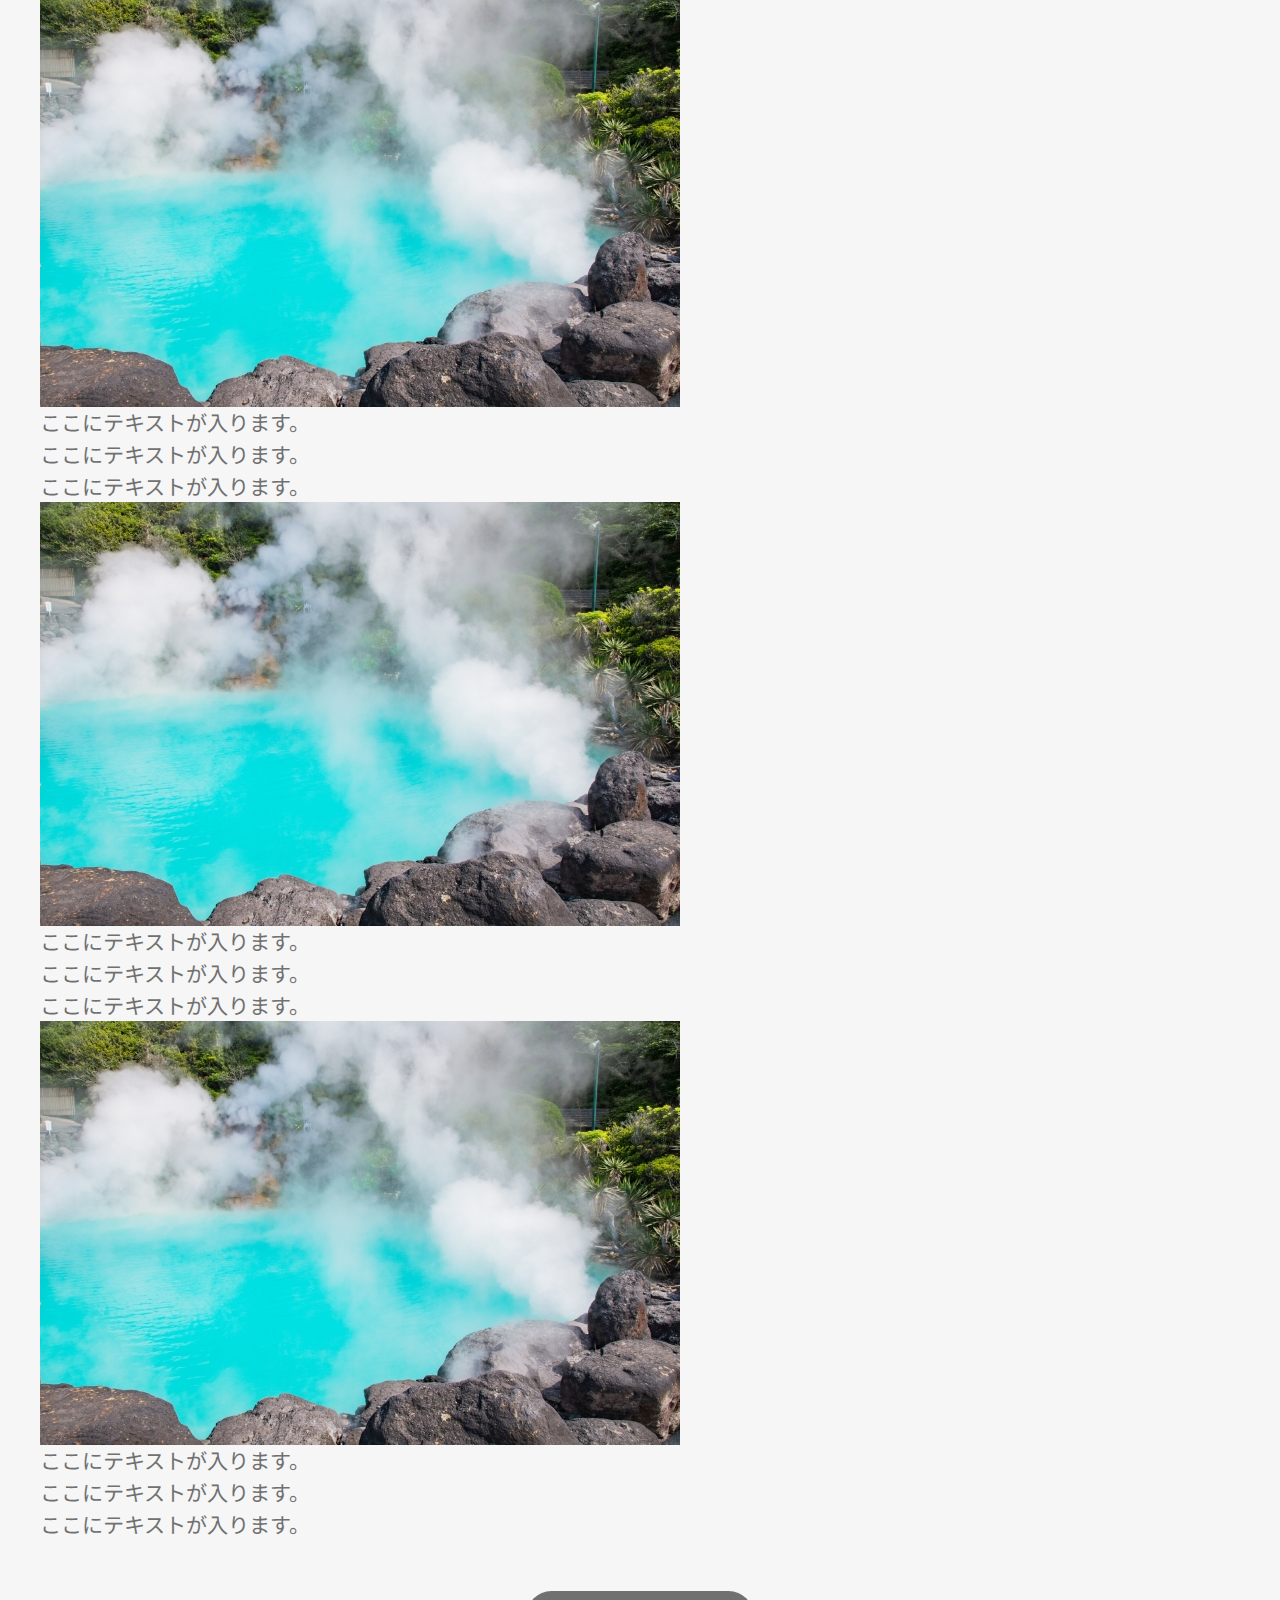
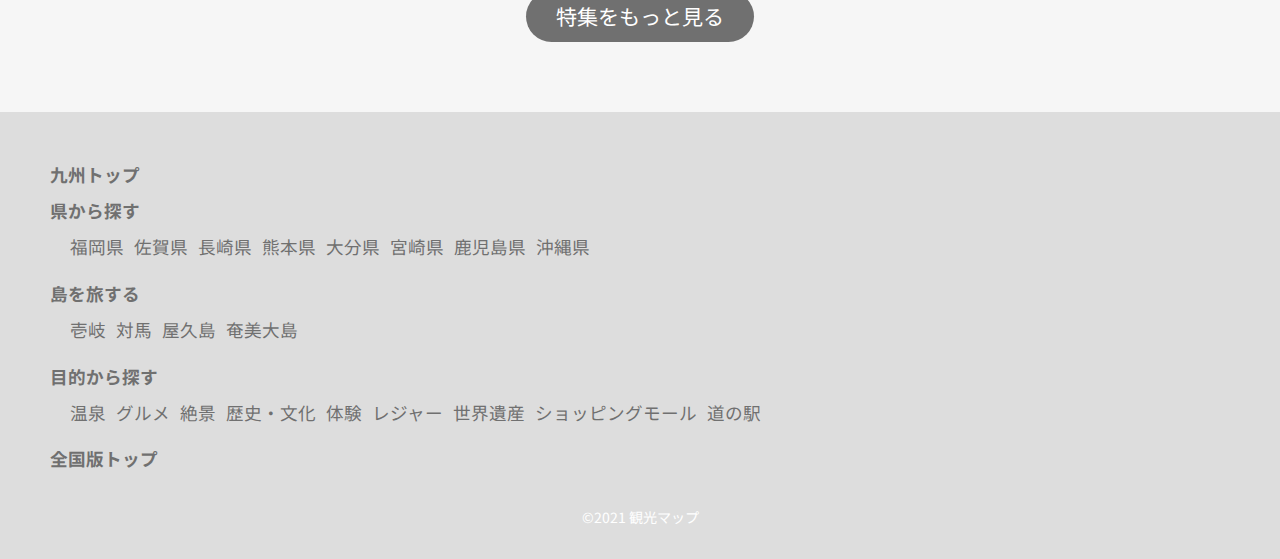
<file: kyushu.html>
<!DOCTYPE html>
<html lang="ja">

<head>
    <!-- Global site tag (gtag.js) - Google Analytics -->
    <script async src="https://www.googletagmanager.com/gtag/js?id=G-GLJHV3QVRY"></script>
    <script>
        window.dataLayer = window.dataLayer || [];
        function gtag() { dataLayer.push(arguments); }
        gtag('js', new Date());

        gtag('config', 'G-GLJHV3QVRY');
    </script>
    <meta charset="UTF-8">
    <meta name="viewport" content="width=device-width, initial-scale=1.0">
    <title>観光マップ</title>
    <link rel="stylesheet" href="./css/reset.css">
    <link href="https://fonts.googleapis.com/css?family=M+PLUS+Rounded+1c" rel="stylesheet">
    <link href="https://cdn.jsdelivr.net/npm/bootstrap@5.0.0-beta2/dist/css/bootstrap.min.css" rel="stylesheet"
        integrity="sha384-BmbxuPwQa2lc/FVzBcNJ7UAyJxM6wuqIj61tLrc4wSX0szH/Ev+nYRRuWlolflfl" crossorigin="anonymous">
    <link href="https://use.fontawesome.com/releases/v5.6.1/css/all.css" rel="stylesheet">
    <link rel="stylesheet" href="./css/menu.css">
    <link rel="stylesheet" href="./css/style.css">
</head>

<body id="kyushu-top">
    <header>
        <div class="hamburger-menu">
            <input type="checkbox" id="menu-btn-check">
            <label for="menu-btn-check" class="menu-btn">
                <p class="menu-text">MENU</p>
                <span></span>
            </label>
            <!--ここからメニュー-->
            <nav class="menu-content">
                <ul>
                    <li>
                        <a href="kyushu.html">九州トップ</a>
                    </li>
                    <li>
                        <input id="acd-check1" class="acd-check" type="checkbox">
                        <label class="acd-label" for="acd-check1">県から探す</label>
                        <div class="acd-content">
                            <ul>
                                <li><a href="">福岡県</a></li>
                                <li><a href="">佐賀県</a></li>
                                <li><a href="">長崎県</a></li>
                                <li><a href="">熊本県</a></li>
                                <li><a href="">大分県</a></li>
                                <li><a href="">宮崎県</a></li>
                                <li><a href="">鹿児島県</a></li>
                                <li><a href="">沖縄県</a></li>
                            </ul>
                        </div>
                    </li>
                    <li>
                        <input id="acd-check2" class="acd-check" type="checkbox">
                        <label class="acd-label" for="acd-check2">島を旅する</label>
                        <div class="acd-content">
                            <ul>
                                <li><a href="">壱岐</a></li>
                                <li><a href="">対馬</a></li>
                                <li><a href="">屋久島</a></li>
                                <li><a href="">奄美大島</a></li>
                            </ul>
                        </div>
                    </li>
                    <li>
                        <input id="acd-check3" class="acd-check" type="checkbox">
                        <label class="acd-label" for="acd-check3">目的から探す</label>
                        <div class="acd-content">
                            <ul>
                                <li><a href="">温泉</a></li>
                                <li><a href="">グルメ</a></li>
                                <li><a href="">絶景</a></li>
                                <li><a href="">歴史・文化</a></li>
                                <li><a href="">体験</a></li>
                                <li><a href="">レジャー</a></li>
                                <li><a href="">世界遺産</a></li>
                                <li><a href="">ショッピングモール</a></li>
                                <li><a href="">道の駅</a></li>
                            </ul>
                        </div>
                    </li>
                    <!-- 
                    <li>
                        <a href="#">週間ランキング</a>
                    </li>
                    <li>
                        <a href="#">おすすめのモデルコース</a>
                    </li>
                    <li>
                        <a href="#">特集</a>
                    </li>
                    -->
                    <li>
                        <a href="index.html">全国版トップへ戻る</a>
                    </li>
                </ul>
            </nav>
            <!--ここまでメニュー-->
        </div>
        <p class="header-logo"><a href="kyushu.html">観光マップ<br>
                <span>九州</span></a></p>
    </header>
    <div class="top-image">
        <div class="top-image-logo">
            <p>キャッチコピーが入ります</p>
            <h1>観光マップ<br>
                <span>九州</span></h1>
        </div>
    </div>
    <section>
        <div class="container">
            <h2>県から探す</h2>
            <div class="todohuken-btn">
                <a href="" class="fukuoka-btn">福岡県</a>
                <a href="" class="saga-btn">佐賀県</a>
                <a href="" class="nagasaki-btn">長崎県</a>
                <a href="" class="kumamoto-btn">熊本県</a>
                <a href="" class="oita-btn">大分県</a>
                <a href="" class="miyazaki-btn">宮崎県</a>
                <a href="" class="kagosima-btn">鹿児島県</a>
                <a href="" class="okinawa-btn">沖縄県</a>
            </div>
        </div>
    </section>
    <section>
        <div class="container">
            <h2>島を旅する</h2>
            <div class="todohuken-btn">
                <a href="" class="iki-btn">壱岐</a>
                <a href="" class="tsushima-btn">対馬</a>
                <a href="" class="yakushima-btn">屋久島</a>
                <a href="" class="amami-btn">奄美大島</a>
            </div>
        </div>
    </section>
    <section>
        <div class="container">
            <h2>目的から探す</h2>
            <div class="mokuteki-btn">
                <a href="" class="mokuteki-01">温泉</a>
                <a href="" class="mokuteki-02">グルメ</a>
                <a href="" class="mokuteki-03">絶景</a>
                <a href="" class="mokuteki-04">歴史・文化</a>
                <a href="" class="mokuteki-05">体験</a>
                <a href="" class="mokuteki-06">レジャー</a>
                <a href="" class="mokuteki-07">世界遺産</a>
                <a href="" class="mokuteki-08">ショッピングモール</a>
                <a href="" class="mokuteki-09">道の家</a>
            </div>
        </div>
    </section>
    <section>
        <div class="container">
            <h2> 週間ランキング</h2>
            <div class="ranking-box">
                <div class="ranking-card ranking-01">
                    <div class="ranking-card-img">
                        <a href=""><img src="./img/kyushu/onsen.jpg" alt=""></a>
                        <div class="">1</div>
                    </div>
                    <div class="card-body">
                        <h4 class="card-title"><a href="">ここにテキストが入ります。ここにテキストが入ります。ここにテキストが入ります。</a></h4>
                    </div>
                </div>
                <div class="ranking-card ranking-02">
                    <div class="ranking-card-img">
                        <a href=""><img src="./img/kyushu/onsen.jpg" alt=""></a>
                        <div>2</div>
                    </div>
                    <div class="card-body">
                        <h4 class="card-title"><a href="">ここにテキストが入ります。ここにテキストが入ります。ここにテキストが入ります。</a></h4>
                    </div>
                </div>
                <div class="ranking-card ranking-03">
                    <div class="ranking-card-img">
                        <a href=""><img src="./img/kyushu/onsen.jpg" alt=""></a>
                        <div>3</div>
                    </div>
                    <div class="card-body">
                        <h4 class="card-title"><a href="">ここにテキストが入ります。ここにテキストが入ります。ここにテキストが入ります。</a></h4>
                    </div>
                </div>
                <div class="ranking-card">
                    <div class="ranking-card-img">
                        <a href=""><img src="./img/kyushu/onsen.jpg" alt=""></a>
                        <div>4</div>
                    </div>
                    <div class="card-body">
                        <h4 class="card-title"><a href="">ここにテキストが入ります。ここにテキストが入ります。ここにテキストが入ります。</a></h4>
                    </div>
                </div>
                <div class="ranking-card">
                    <div class="ranking-card-img">
                        <a href=""><img src="./img/kyushu/onsen.jpg" alt=""></a>
                        <div>5</div>
                    </div>
                    <div class="card-body">
                        <h4 class="card-title"><a href="">ここにテキストが入ります。ここにテキストが入ります。ここにテキストが入ります。</a></h4>
                    </div>
                </div>
            </div>
            <div class="read-more-btn">
                <a href="">ランキングをもっと見る</a>
            </div>
        </div>
    </section>
    <section>
        <div class="container">
            <h2> おすすめモデルコース</h2>
            <div class="row">
                <div class="col-lg-3 col-6 mb-3">
                    <div class="card border-0 px-0">
                        <a href=""><img class="card-img-top" src="img/kyushu/oita-img.jpg" alt=""></a>
                        <div class="card-body">
                            <h4 class="card-title"><a href="">ここにテキストが入ります。ここにテキストが入ります。ここにテキストが入ります。</a></h4>
                            <p class="ken-tag"><a href="" class="todohuken-01">福岡県</a></p>
                        </div>
                    </div>
                </div>
                <div class="col-lg-3 col-6 mb-3">
                    <div class="card border-0">
                        <a href=""><img class="card-img-top" src="img/kyushu/oita-img.jpg" alt=""></a>
                        <div class="card-body">
                            <h4 class="card-title"><a href="">ここにテキストが入ります。ここにテキストが入ります。ここにテキストが入ります。</a></h4>
                            <p class="ken-tag"><a href="" class="todohuken-01">福岡県</a></p>
                        </div>
                    </div>
                </div>
                <div class="col-lg-3 col-6 mb-3">
                    <div class="card border-0">
                        <a href=""><img class="card-img-top" src="img/kyushu/oita-img.jpg" alt=""></a>
                        <div class="card-body">
                            <h4 class="card-title"><a href="">ここにテキストが入ります。ここにテキストが入ります。ここにテキストが入ります。</a></h4>
                            <p class="ken-tag"><a href="" class="todohuken-01">福岡県</a></p>
                        </div>
                    </div>
                </div>
                <div class="col-lg-3 col-6 mb-3">
                    <div class="card border-0">
                        <a href=""><img class="card-img-top" src="img/kyushu/oita-img.jpg" alt=""></a>
                        <div class="card-body">
                            <h4 class="card-title"><a href="">ここにテキストが入ります。ここにテキストが入ります。ここにテキストが入ります。</a></h4>
                            <p class="ken-tag"><a href="" class="todohuken-01">福岡県</a></p>
                        </div>
                    </div>
                </div>
            </div>
            <div class="read-more-btn">
                <a href="">モデルコースをもっと見る</a>
            </div>
        </div>
    </section>
    <section class="special">
        <div class="container">
            <h2>特集</h2>
            <div class="row">
                <div class="col-lg-3 col-6 mb-3">
                    <div class="card border-0">
                        <a href=""><img class="card-img-top" src="img/kyushu/oita-img.jpg" alt=""></a>
                        <div class="card-body">
                            <h4 class="card-title"><a href="">ここにテキストが入ります。ここにテキストが入ります。ここにテキストが入ります。</a></h4>
                        </div>
                    </div>
                </div>
                <div class="col-lg-3 col-6 mb-3">
                    <div class="card border-0">
                        <a href=""><img class="card-img-top" src="img/kyushu/oita-img.jpg" alt=""></a>
                        <div class="card-body">
                            <h4 class="card-title"><a href="">ここにテキストが入ります。ここにテキストが入ります。ここにテキストが入ります。</a></h4>
                        </div>
                    </div>
                </div>
                <div class="col-lg-3 col-6 mb-3">
                    <div class="card border-0">
                        <a href=""><img class="card-img-top" src="img/kyushu/oita-img.jpg" alt=""></a>
                        <div class="card-body">
                            <h4 class="card-title"><a href="">ここにテキストが入ります。ここにテキストが入ります。ここにテキストが入ります。</a></h4>
                        </div>
                    </div>
                </div>
                <div class="col-lg-3 col-6 mb-3">
                    <div class="card border-0">
                        <a href=""><img class="card-img-top" src="img/kyushu/oita-img.jpg" alt=""></a>
                        <div class="card-body">
                            <h4 class="card-title"><a href="">ここにテキストが入ります。ここにテキストが入ります。ここにテキストが入ります。</a></h4>
                        </div>
                    </div>
                </div>
            </div>
            <div class="read-more-btn">
                <a href="">特集をもっと見る</a>
            </div>
        </div>
    </section>
    <footer>
        <div class="container">
            <nav class="footer-nav">
                <ul>
                    <li><a href="kyushu.html">九州トップ</a></li>
                    <li>県から探す
                        <ul>
                            <li><a href="">福岡県</a></li>
                            <li><a href="">佐賀県</a></li>
                            <li><a href="">長崎県</a></li>
                            <li><a href="">熊本県</a></li>
                            <li><a href="">大分県</a></li>
                            <li><a href="">宮崎県</a></li>
                            <li><a href="">鹿児島県</a></li>
                            <li><a href="">沖縄県</a></li>
                        </ul>
                    </li>
                    <li>島を旅する
                        <ul>
                            <li><a href="">壱岐</a></li>
                            <li><a href="">対馬</a></li>
                            <li><a href="">屋久島</a></li>
                            <li><a href="">奄美大島</a></li>
                        </ul>
                    </li>
                    <li>目的から探す
                        <ul>
                            <li><a href="">温泉</a></li>
                            <li><a href="">グルメ</a></li>
                            <li><a href="">絶景</a></li>
                            <li><a href="">歴史・文化</a></li>
                            <li><a href="">体験</a></li>
                            <li><a href="">レジャー</a></li>
                            <li><a href="">世界遺産</a></li>
                            <li><a href="">ショッピングモール</a></li>
                            <li><a href="">道の駅</a></li>
                        </ul>
                    </li>
                    <!--
                    <li><a href="">週間ランキング</a></li>
                    <li><a href="">おすすめモデルコース</a></li>
                    <li><a href="">特集</a></li>
                    -->
                    <li><a href="index.html">全国版トップ</a></li>
                </ul>
            </nav>
            <p class="copy-right"><small>&copy;2021 観光マップ</small></p>
        </div>
    </footer>
</body>

</html>
</file>
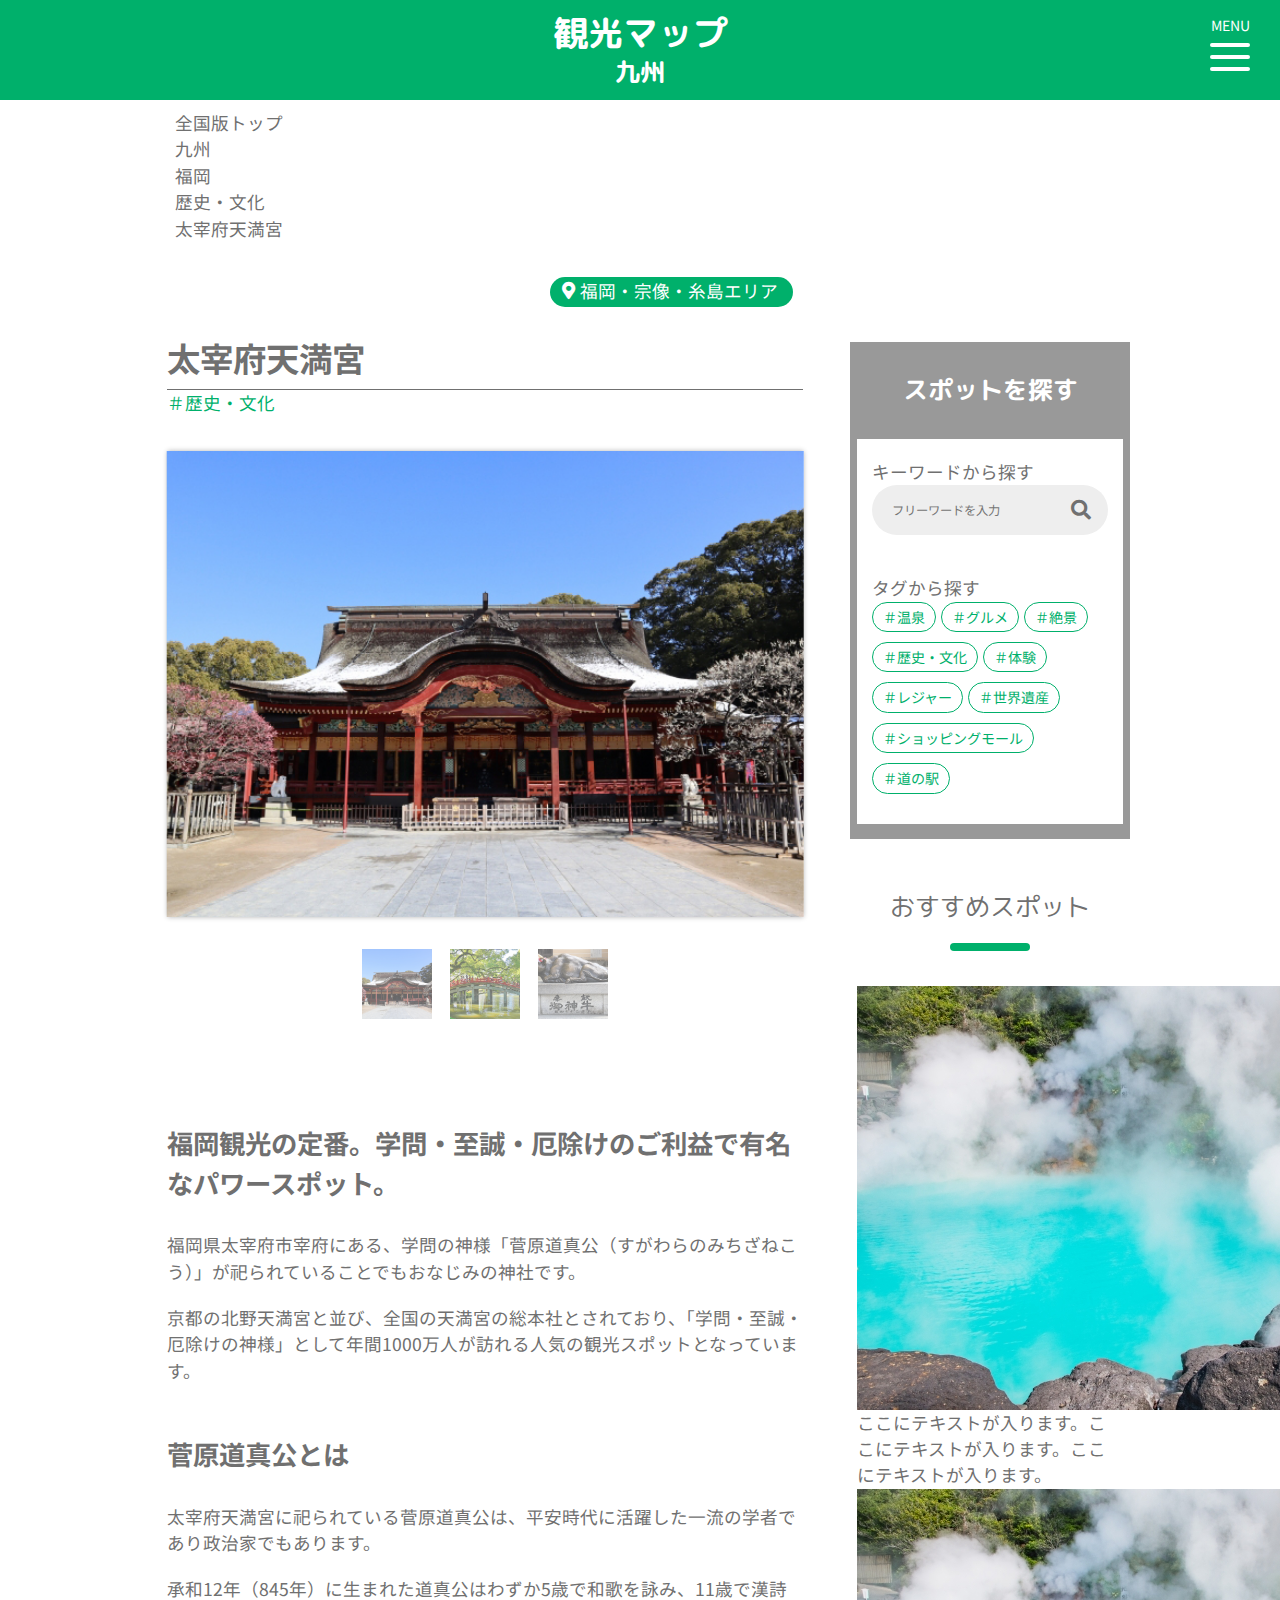
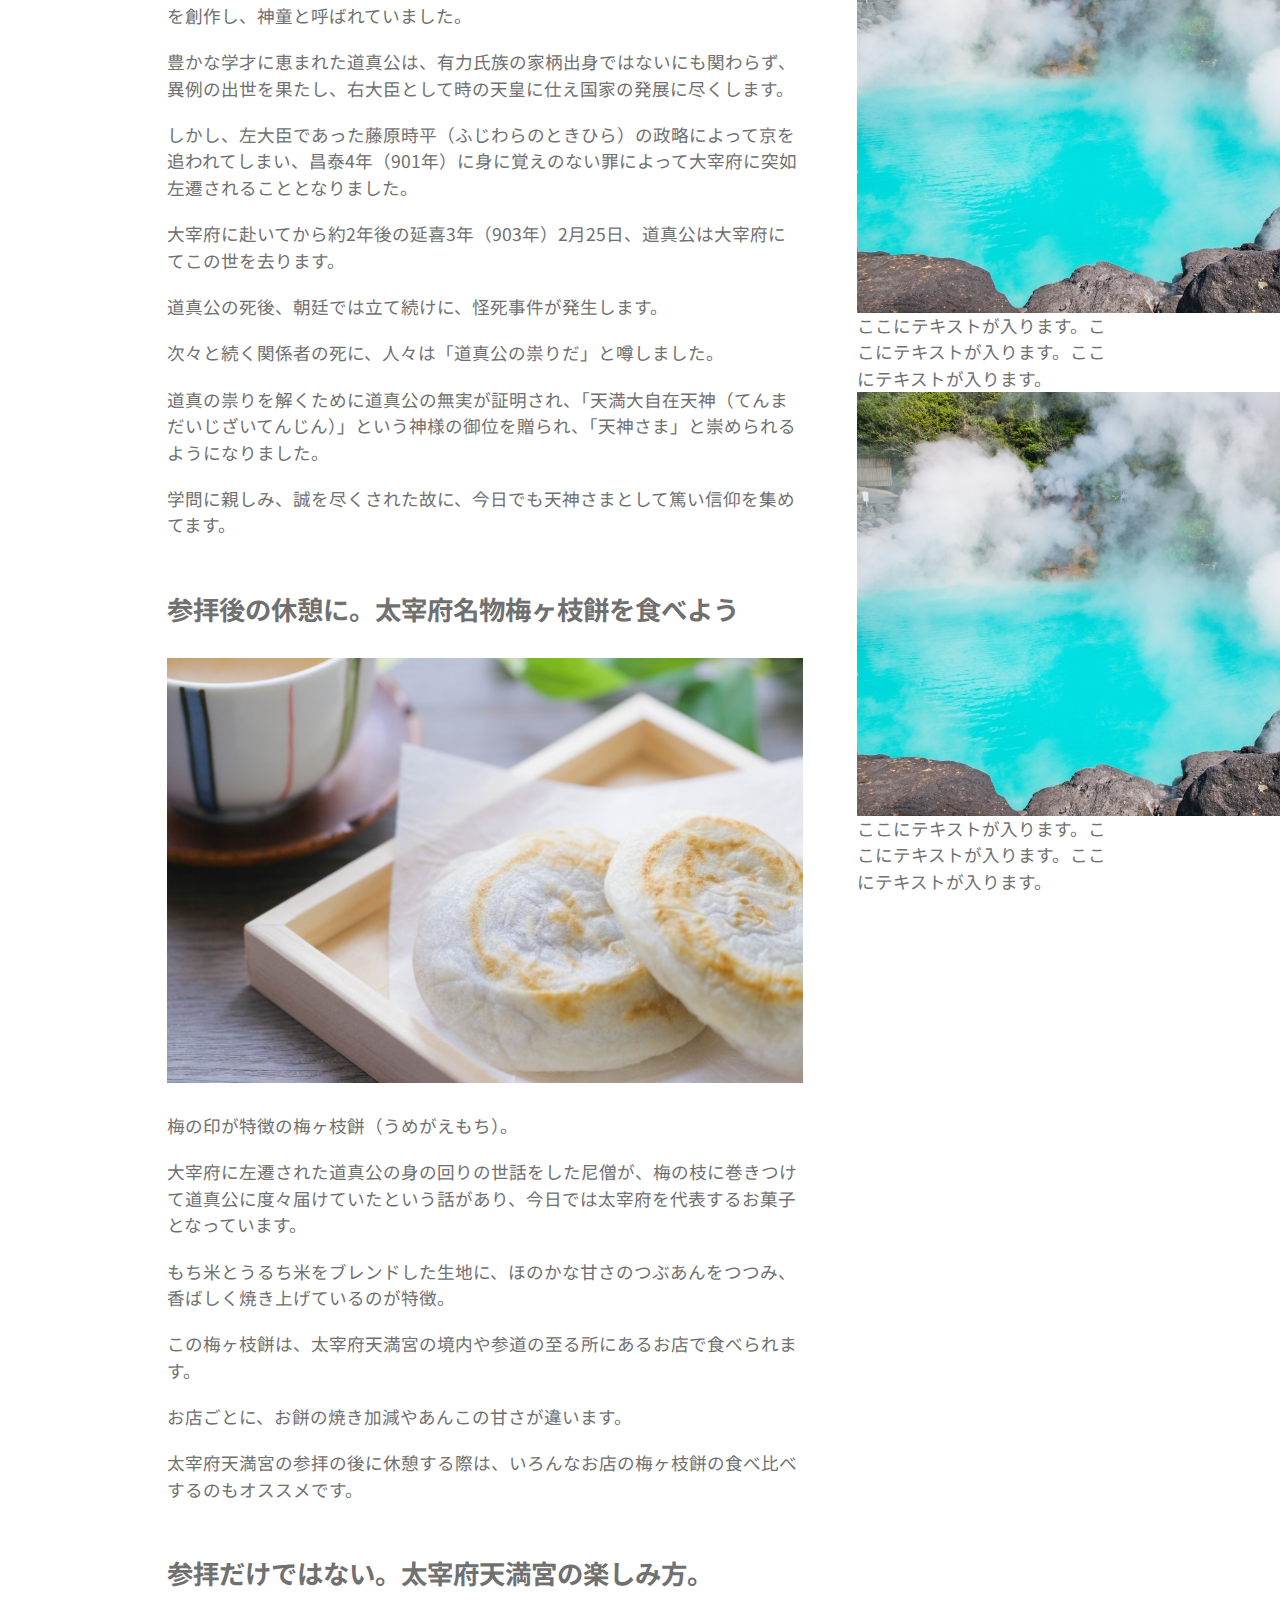
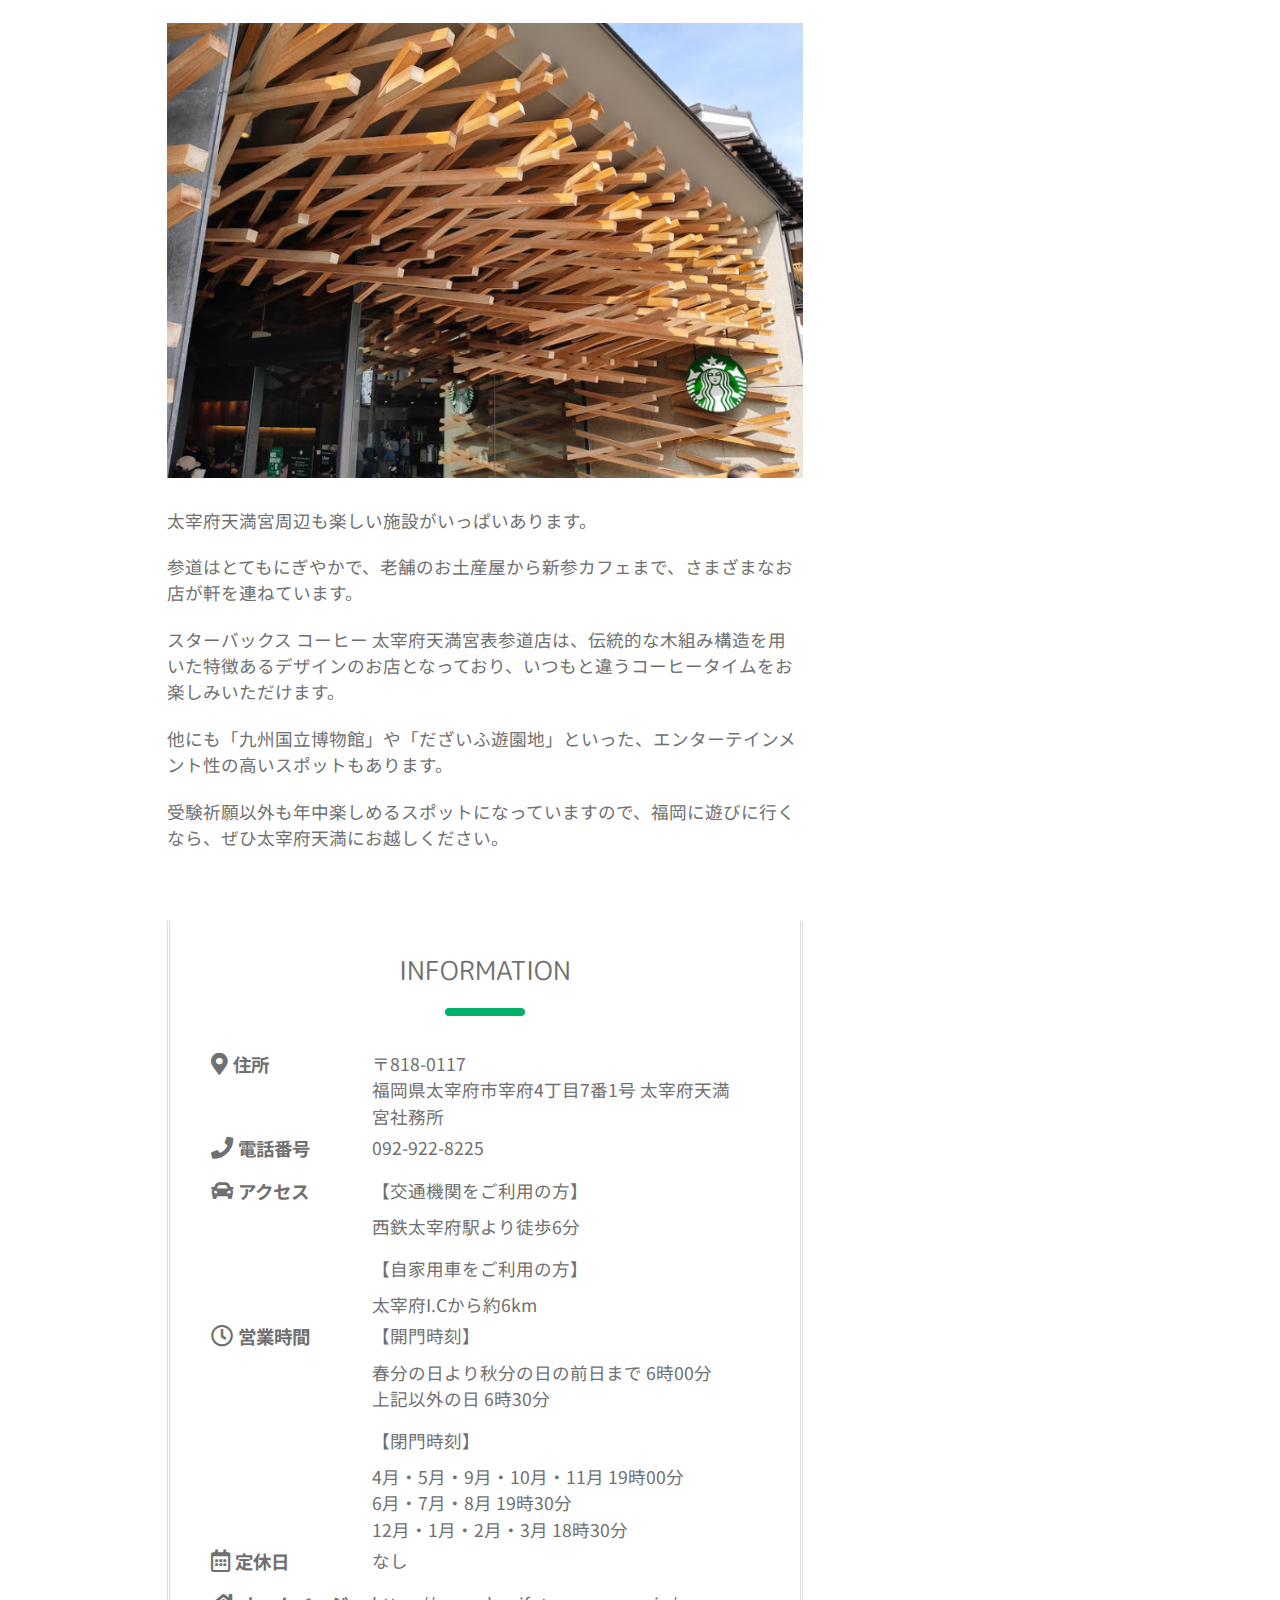
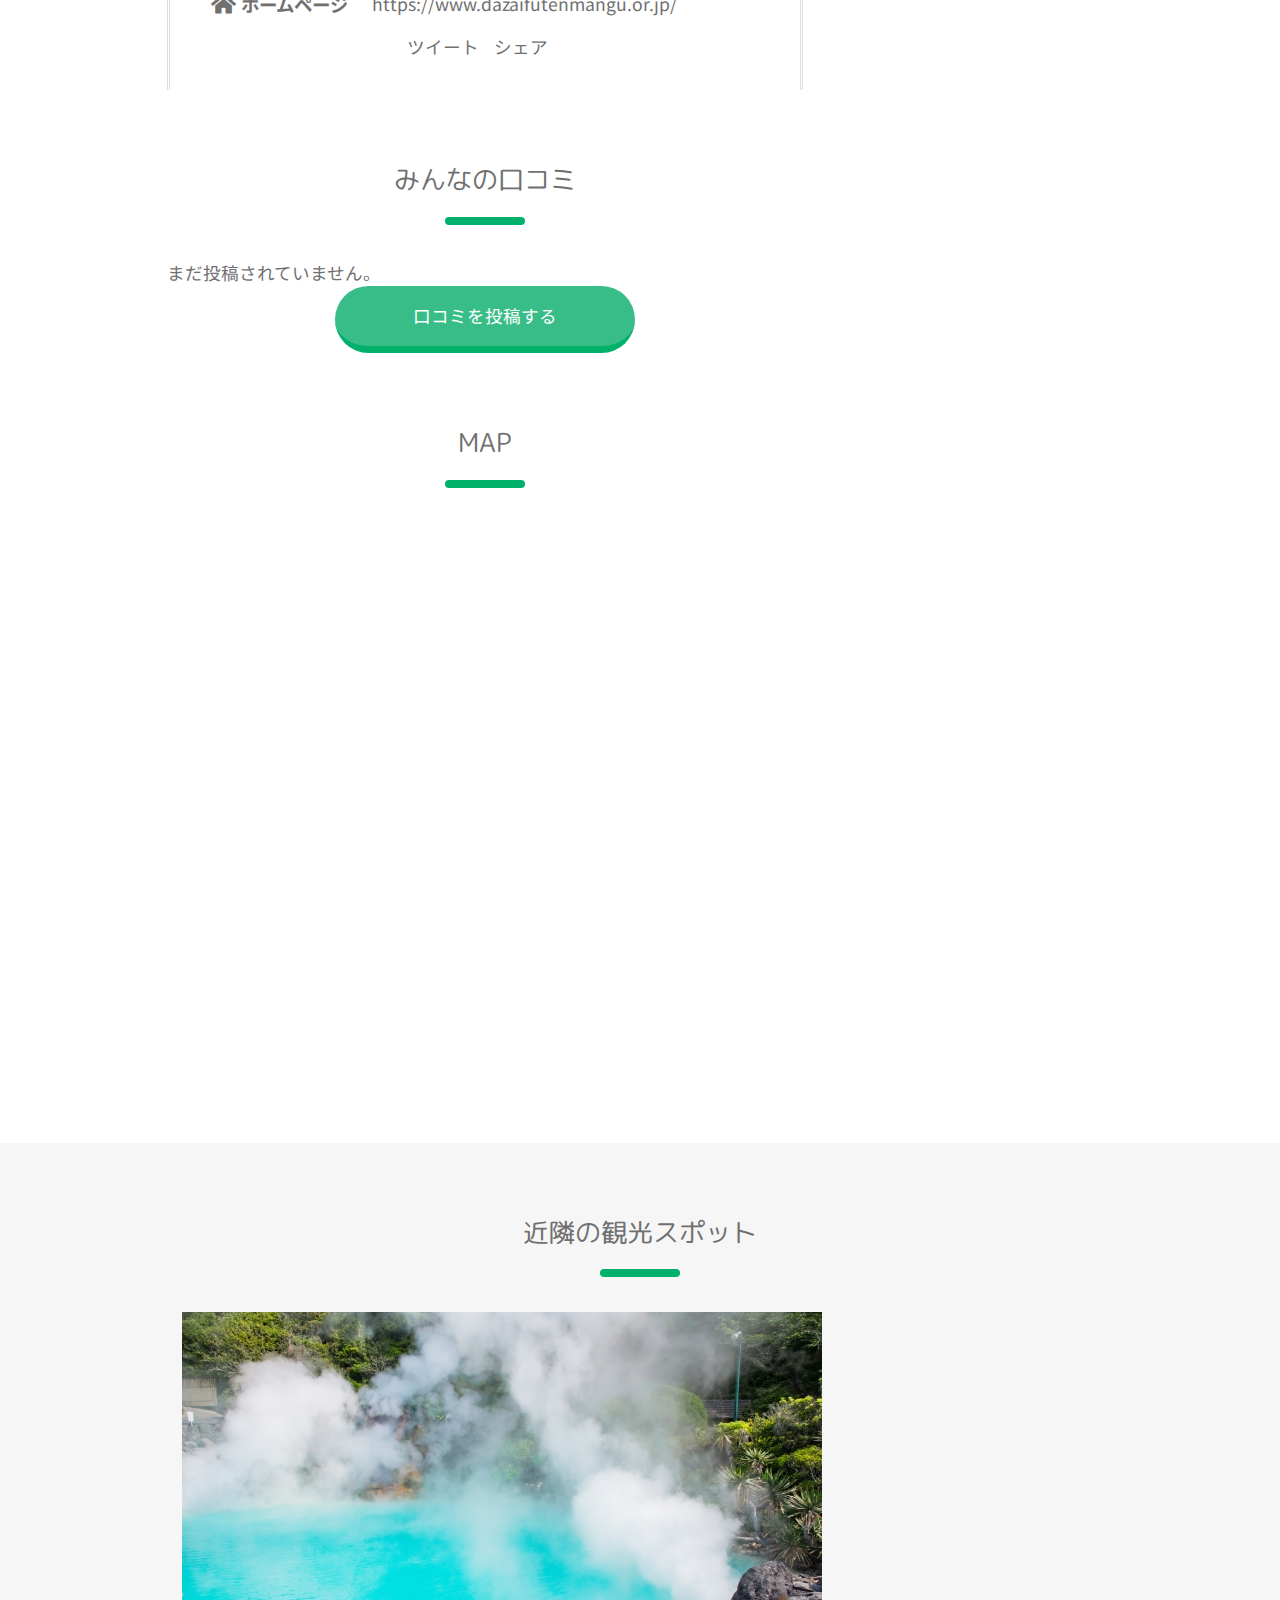
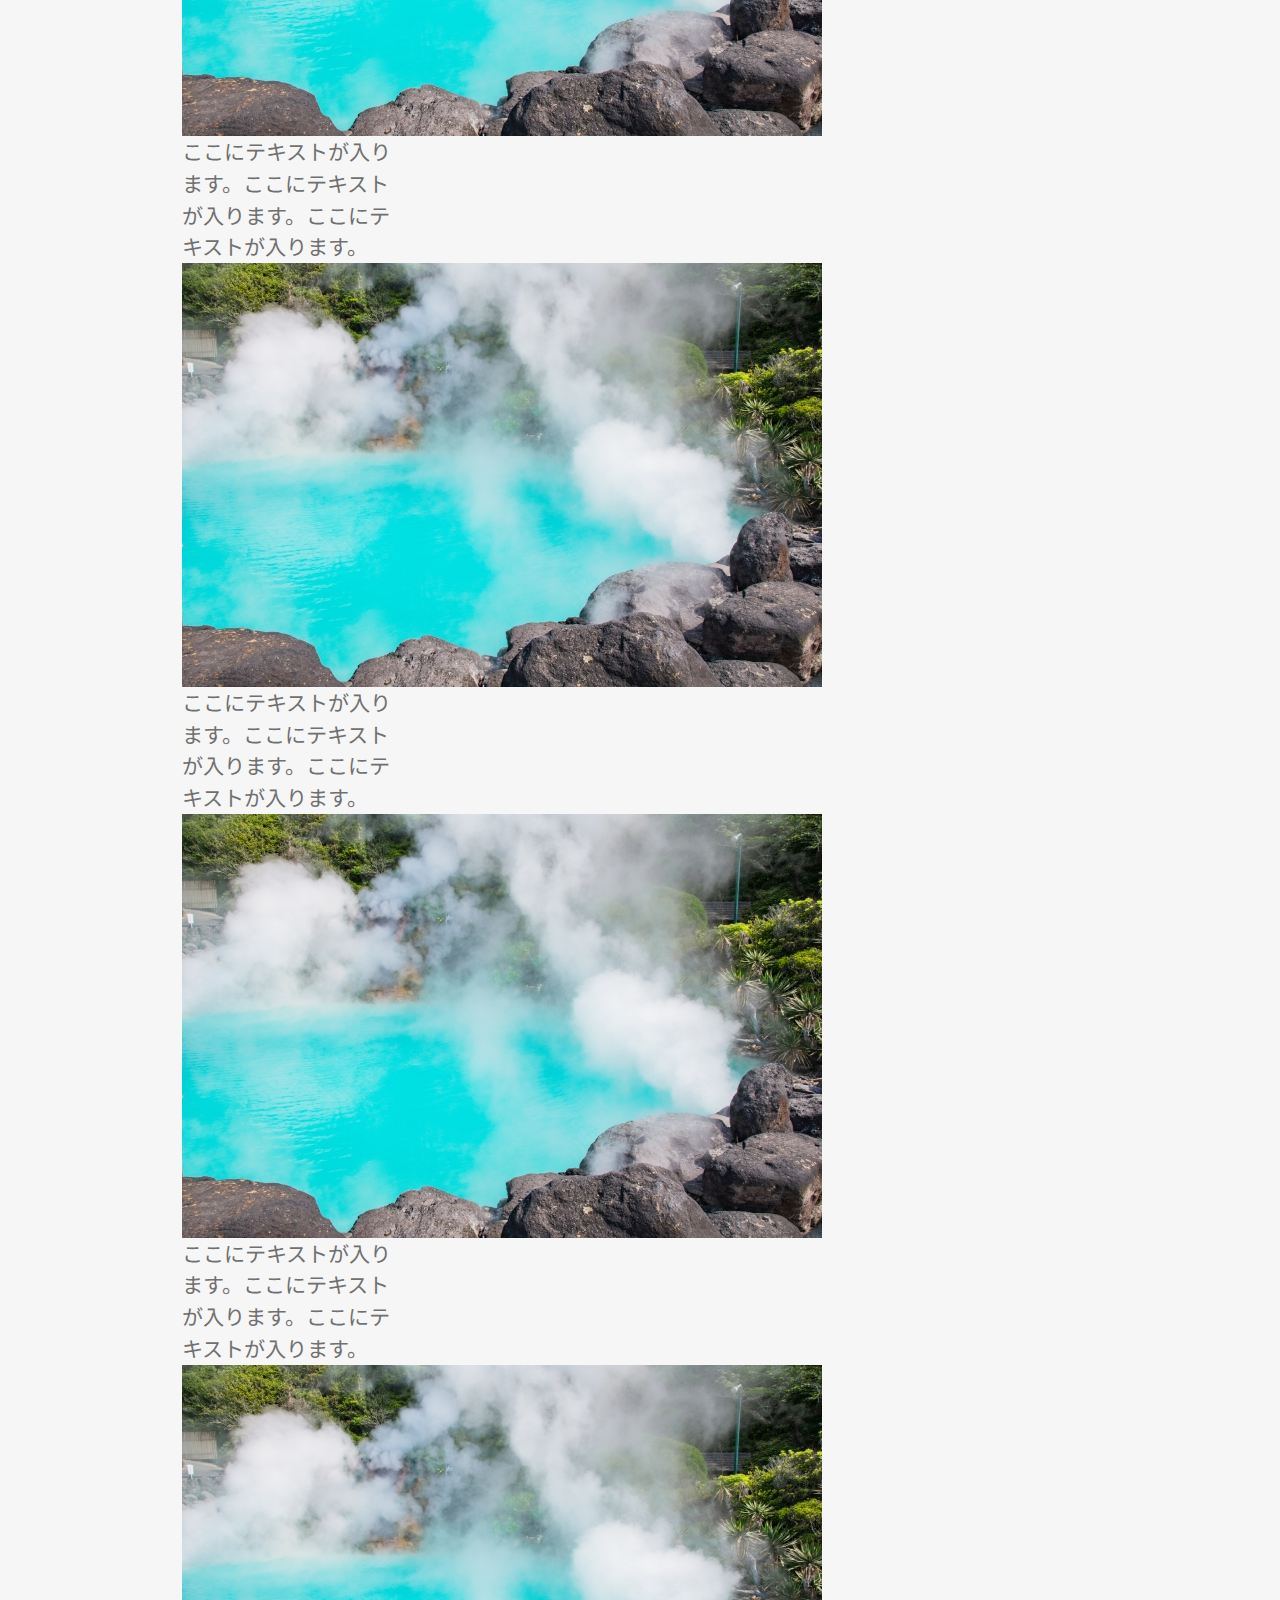
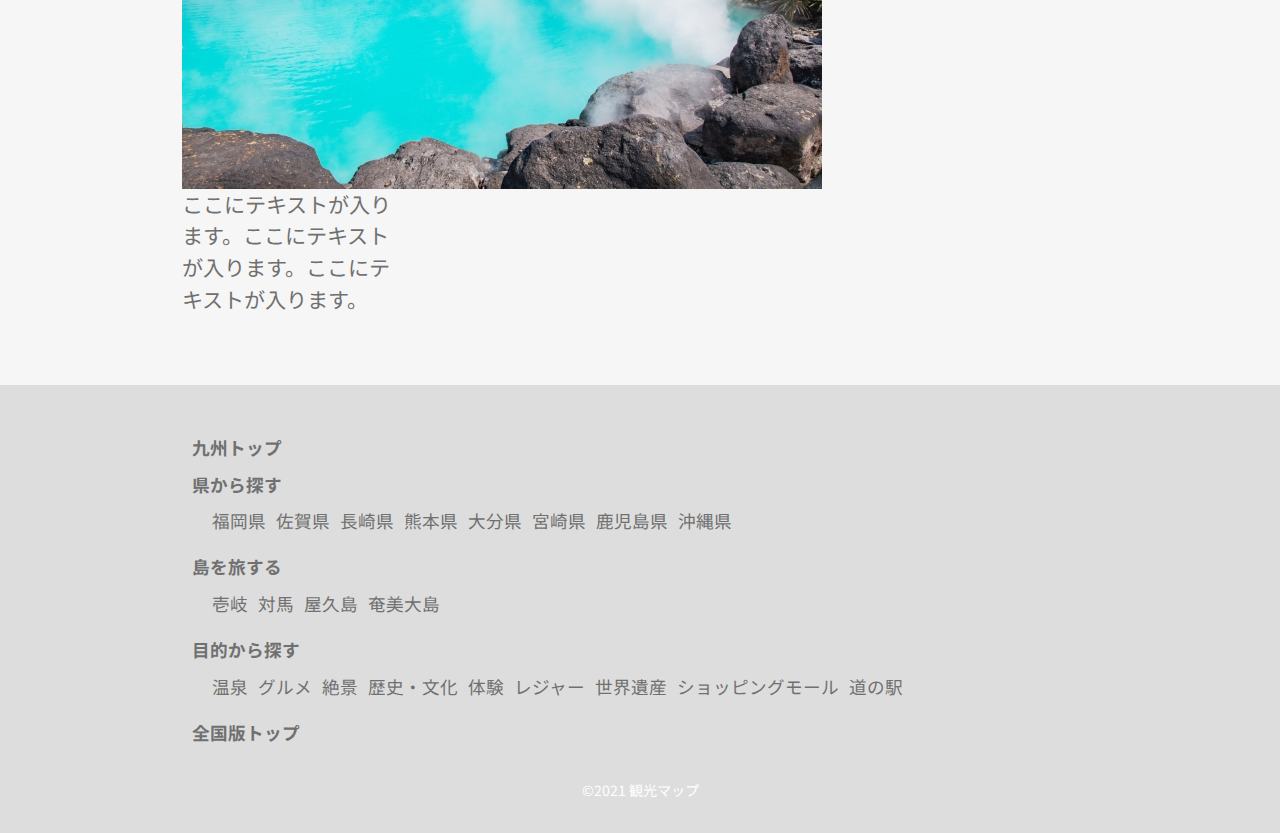
<file: page.html>
<!DOCTYPE html>
<html lang="ja">

<head>
    <!-- Global site tag (gtag.js) - Google Analytics -->
    <script async src="https://www.googletagmanager.com/gtag/js?id=G-GLJHV3QVRY"></script>
    <script>
        window.dataLayer = window.dataLayer || [];
        function gtag() { dataLayer.push(arguments); }
        gtag('js', new Date());

        gtag('config', 'G-GLJHV3QVRY');
    </script>
    <meta charset="UTF-8">
    <meta name="viewport" content="width=device-width, initial-scale=1.0">
    <title>観光マップ 九州版｜太宰府天満宮</title>
    <meta name="description"
        content="九州の観光地を探すなら観光マップ。福岡県太宰府市宰府にある、学問の神様「菅原道真公」が祀られていることでもおなじみの神社です。全国の天満宮の総本社とされており、「学問・至誠・厄除けの神様」として年間1000万人が訪れる人気の観光スポット。">
    <link rel="stylesheet" href="./css/reset.css">
    <link href="https://fonts.googleapis.com/css?family=M+PLUS+Rounded+1c" rel="stylesheet">
    <link href="https://cdn.jsdelivr.net/npm/bootstrap@5.0.0-beta2/dist/css/bootstrap.min.css" rel="stylesheet"
        integrity="sha384-BmbxuPwQa2lc/FVzBcNJ7UAyJxM6wuqIj61tLrc4wSX0szH/Ev+nYRRuWlolflfl" crossorigin="anonymous">
    <link href="https://use.fontawesome.com/releases/v5.6.1/css/all.css" rel="stylesheet">
    <link rel="stylesheet" href="./css/menu.css">
    <link rel="stylesheet" href="./css/style.css">
</head>

<body>
    <header>
        <div class="hamburger-menu">
            <input type="checkbox" id="menu-btn-check">
            <label for="menu-btn-check" class="menu-btn">
                <p class="menu-text">MENU</p>
                <span></span>
            </label>
            <!--ここからメニュー-->
            <nav class="menu-content">
                <ul>
                    <li>
                        <a href="kyushu.html">九州トップ</a>
                    </li>
                    <li>
                        <input id="acd-check1" class="acd-check" type="checkbox">
                        <label class="acd-label" for="acd-check1">県から探す</label>
                        <div class="acd-content">
                            <ul>
                                <li><a href="">福岡県</a></li>
                                <li><a href="">佐賀県</a></li>
                                <li><a href="">長崎県</a></li>
                                <li><a href="">熊本県</a></li>
                                <li><a href="">大分県</a></li>
                                <li><a href="">宮崎県</a></li>
                                <li><a href="">鹿児島県</a></li>
                                <li><a href="">沖縄県</a></li>
                            </ul>
                        </div>
                    </li>
                    <li>
                        <input id="acd-check2" class="acd-check" type="checkbox">
                        <label class="acd-label" for="acd-check2">島を旅する</label>
                        <div class="acd-content">
                            <ul>
                                <li><a href="">壱岐</a></li>
                                <li><a href="">対馬</a></li>
                                <li><a href="">屋久島</a></li>
                                <li><a href="">奄美大島</a></li>
                            </ul>
                        </div>
                    </li>
                    <li>
                        <input id="acd-check3" class="acd-check" type="checkbox">
                        <label class="acd-label" for="acd-check3">目的から探す</label>
                        <div class="acd-content">
                            <ul>
                                <li><a href="">温泉</a></li>
                                <li><a href="">グルメ</a></li>
                                <li><a href="">絶景</a></li>
                                <li><a href="">歴史・文化</a></li>
                                <li><a href="">体験</a></li>
                                <li><a href="">レジャー</a></li>
                                <li><a href="">世界遺産</a></li>
                                <li><a href="">ショッピングモール</a></li>
                                <li><a href="">道の駅</a></li>
                            </ul>
                        </div>
                    </li>
                    <!-- 
                    <li>
                        <a href="#">週間ランキング</a>
                    </li>
                    <li>
                        <a href="#">おすすめのモデルコース</a>
                    </li>
                    <li>
                        <a href="#">特集</a>
                    </li>
                    -->
                    <li>
                        <a href="index.html">全国版トップへ戻る</a>
                    </li>
                </ul>
            </nav>
            <!--ここまでメニュー-->
        </div>
        <p class="header-logo"><a href="kyushu.html">観光マップ<br>
                <span>九州</span></a></p>
    </header>
    <section class="breadcrumb-section">
        <div class="page-content">
            <div class="container">
                <nav style="--bs-breadcrumb-divider: '>';" aria-label="breadcrumb">
                    <ol class="breadcrumb">
                        <li class="breadcrumb-item"><a href="index.html">全国版トップ</a></li>
                        <li class="breadcrumb-item"><a href="kyushu.html">九州</a></li>
                        <li class="breadcrumb-item"><a href="#">福岡</a></li>
                        <li class="breadcrumb-item"><a href="#">歴史・文化</a></li>
                        <li class="breadcrumb-item active" aria-current="page">太宰府天満宮</li>
                    </ol>
                </nav>
            </div>
        </div>
    </section>
    <div class="page-content">
        <div class="page-left">
            <section>
                <div class="container">
                    <div class="tag-area">
                        <a class="todohuken-01" href="">福岡・宗像・糸島エリア</a>
                    </div>
                    <div class="page-head">
                        <h1>太宰府天満宮</h1>
                        <ul class="tag-genre">
                            <li><a href="">歴史・文化</a></li>
                        </ul>
                    </div>
                    <div class="overview">
                        <div class="cp_cssslider">
                            <input type="radio" name="cp_switch" id="photo1" checked="">
                            <label for="photo1"><img src="img/kyushu/fukuoka/page1/page1-1.jpg" alt="太宰府天満宮は、九州・福岡を代表する観光地"></label>
                            <img src="img/kyushu/fukuoka/page1/page1-1.jpg">
                            <input type="radio" name="cp_switch" id="photo2">
                            <label for="photo2"><img src="img/kyushu/fukuoka/page1/page1-2.jpg" alt="池には本殿へと続く橋が3本かかり、それぞれ「過去」「現在」「未来」を表しています。"></label>
                            <img src="img/kyushu/fukuoka/page1/page1-2.jpg">
                            <input type="radio" name="cp_switch" id="photo3">
                            <label for="photo3"><img src="img/kyushu/fukuoka/page1/page1-3.jpg" alt="太宰府天満宮の境内には道真公と縁の深い牛の像が多く祀られています。"></label>
                            <img src="img/kyushu/fukuoka/page1/page1-3.jpg">
                        </div>
                        <h2>福岡観光の定番。学問・至誠・厄除けのご利益で有名なパワースポット。</h2>
                        <p>福岡県太宰府市宰府にある、学問の神様「菅原道真公（すがわらのみちざねこう）」が祀られていることでもおなじみの神社です。
                        </p>
                        <p>京都の北野天満宮と並び、全国の天満宮の総本社とされており、「学問・至誠・厄除けの神様」として年間1000万人が訪れる人気の観光スポットとなっています。
                        </p>
                        <h2>菅原道真公とは</h2>
                        <p>太宰府天満宮に祀られている菅原道真公は、平安時代に活躍した一流の学者であり政治家でもあります。
                        </p>
                        <p>承和12年（845年）に生まれた道真公はわずか5歳で和歌を詠み、11歳で漢詩を創作し、神童と呼ばれていました。
                        </p>
                        <p>豊かな学才に恵まれた道真公は、有力氏族の家柄出身ではないにも関わらず、異例の出世を果たし、右大臣として時の天皇に仕え国家の発展に尽くします。
                        </p>
                        <p>しかし、左大臣であった藤原時平（ふじわらのときひら）の政略によって京を追われてしまい、昌泰4年（901年）に身に覚えのない罪によって大宰府に突如左遷されることとなりました。
                        </p>
                        <p>大宰府に赴いてから約2年後の延喜3年（903年）2月25日、道真公は大宰府にてこの世を去ります。
                        </p>
                        <p>道真公の死後、朝廷では立て続けに、怪死事件が発生します。
                        </p>
                        <p>次々と続く関係者の死に、人々は「道真公の祟りだ」と噂しました。
                        </p>
                        <p>道真の祟りを解くために道真公の無実が証明され、「天満大自在天神（てんまだいじざいてんじん）」という神様の御位を贈られ、「天神さま」と崇められるようになりました。
                        </p>
                        <p>学問に親しみ、誠を尽くされた故に、今日でも天神さまとして篤い信仰を集めてます。
                        </p>
                       <h2>参拝後の休憩に。太宰府名物梅ヶ枝餅を食べよう</h2>
                        <img src="img/kyushu/fukuoka/page1/page1-4.jpg" alt="太宰府天満宮に遊びに来たら、梅ヶ枝餅は必食です。">
                        <p>梅の印が特徴の梅ヶ枝餅（うめがえもち）。
                        </p>
                        <p>大宰府に左遷された道真公の身の回りの世話をした尼僧が、梅の枝に巻きつけて道真公に度々届けていたという話があり、今日では太宰府を代表するお菓子となっています。
                        </p>
                        <p>もち米とうるち米をブレンドした生地に、ほのかな甘さのつぶあんをつつみ、香ばしく焼き上げているのが特徴。
                        </p>
                        <p>この梅ヶ枝餅は、太宰府天満宮の境内や参道の至る所にあるお店で食べられます。
                        </p>
                        <p>お店ごとに、お餅の焼き加減やあんこの甘さが違います。
                        </p>
                        <p>太宰府天満宮の参拝の後に休憩する際は、いろんなお店の梅ヶ枝餅の食べ比べするのもオススメです。
                        </p>
                        <h2>参拝だけではない。太宰府天満宮の楽しみ方。</h2>
                        <img src="img/kyushu/fukuoka/page1/page1-5.jpg" alt="">
                        <p>太宰府天満宮周辺も楽しい施設がいっぱいあります。
                        </p>
                        <p> 参道はとてもにぎやかで、老舗のお土産屋から新参カフェまで、さまざまなお店が軒を連ねています。
                        </p>
                        <p>スターバックス コーヒー 太宰府天満宮表参道店は、伝統的な木組み構造を用いた特徴あるデザインのお店となっており、いつもと違うコーヒータイムをお楽しみいただけます。
                        </p>
                        <p>他にも「九州国立博物館」や「だざいふ遊園地」といった、エンターテインメント性の高いスポットもあります。
                        </p>
                        <p>受験祈願以外も年中楽しめるスポットになっていますので、福岡に遊びに行くなら、ぜひ太宰府天満にお越しください。
                        </p>
                    </div>
                </div>
            </section>
            <section>
                <div class="container">
                    <div class="information-box">
                        <h2>INFORMATION</h2>
                        <dl>
                            <dt><i class="fas fa-map-marker-alt"></i>住所</dt>
                            <dd><a href="https://goo.gl/maps/dp2uSFdYtR4ZCXwS9" target="blank">〒818-0117<br>
                                    福岡県太宰府市宰府4丁目7番1号 太宰府天満宮社務所</a></dd>
                        </dl>
                        <dl>
                            <dt><i class="fas fa-phone"></i>電話番号</dt>
                            <dd><a href="tel:092-922-8225">092-922-8225</a></dd>
                        </dl>
                        <dl>
                            <dt><i class="fas fa-car"></i>アクセス</dt>
                            <dd>
                                <dl>
                                    <dt>【交通機関をご利用の方】</dt>
                                    <dd>西鉄太宰府駅より徒歩6分</dd>
                                </dl>
                                <dl>
                                    <dt>【自家用車をご利用の方】</dt>
                                    <dd>太宰府I.Cから約6km</dd>
                                </dl>
                            </dd>
                        </dl>
                        <dl>
                            <dt><i class="far fa-clock"></i>営業時間</dt>
                            <dd>
                                <dl>
                                    <dt>【開門時刻】</dt>
                                    <dd>春分の日より秋分の日の前日まで 6時00分</dd>
                                    <dd>上記以外の日 6時30分</dd>
                                </dl>
                                <dl>
                                    <dt>【閉門時刻】</dt>
                                    <dd>4月・5月・9月・10月・11月 19時00分</dd>
                                    <dd>6月・7月・8月 19時30分</dd>
                                    <dd>12月・1月・2月・3月 18時30分</dd>
                                </dl>
                            </dd>
                        </dl>
                        <dl>
                            <dt><i class="far fa-calendar-alt"></i>定休日</dt>
                            <dd>なし</dd>
                        </dl>
                        <dl>
                            <dt><i class="fas fa-home"></i>ホームページ</dt>
                            <dd><a href="https://www.dazaifutenmangu.or.jp/"
                                    target="blank">https://www.dazaifutenmangu.or.jp/</a>
                            </dd>
                        </dl>
                        <div class="sns-btn">
                            <!-- twitter -->
                            <div><a href="https://twitter.com/share?ref_src=twsrc%5Etfw" class="twitter-share-button"
                                    data-show-count="false">ツイート</a></div>
                            <script async src="https://platform.twitter.com/widgets.js" charset="utf-8"></script>
                            <!-- facebook -->
                            <div class="fb-share-button" data-href="https://developers.facebook.com/docs/plugins/"
                                data-layout="button" data-size="small"><a target="_blank"
                                    href="https://www.facebook.com/sharer/sharer.php?u=https%3A%2F%2Fdevelopers.facebook.com%2Fdocs%2Fplugins%2F&amp;src=sdkpreparse"
                                    class="fb-xfbml-parse-ignore">シェア</a></div>
                            <!-- Line -->
                            <div class="line-it-button" data-lang="ja" data-type="share-a" data-ver="3"
                                data-url="https://social-plugins.line.me/ja/how_to_install#lineitbutton"
                                data-color="default" data-size="small" data-count="false" style="display: none;"></div>
                            <script src="https://www.line-website.com/social-plugins/js/thirdparty/loader.min.js"
                                async="async" defer="defer"></script>
                        </div>
                    </div>
                </div>
            </section>
            <section>
                <div class="container">
                    <h2>みんなの口コミ</h2>

                    <p class="text-center mb-5">まだ投稿されていません。
                    </p>

                    <!-- <div class="kuchikomi-card">
                        <h3>口コミのタイトル</h3>
                        <p>ここにテキストが入ります。ここにテキストが入ります。ここにテキストが入ります。ここにテキストが入ります。ここにテキストが入ります。ここにテキストが入ります。ここにテキストが入ります。ここにテキストが入ります。ここにテキストが入ります。ここにテキストが入ります。ここにテキストが入ります。
                        </p>
                    </div>
                    -->
                    <div class="post-comment">
                        <input id="acd-post" class="acd-check-post" type="checkbox">
                        <label class="acd-label-post" for="acd-post">口コミを投稿する</label>
                        <div class="acd-content-post">
                            <form action="#">
                                <dl>
                                    <dt><label for="title">タイトル</label></dt>
                                    <dd><input type="text" name="title" id="title"></dd>
                                </dl>
                                <dl>
                                    <dt><label for="comment">本文</label></dt>
                                    <dd><textarea id="comment" name="comment" rows="7"></textarea></dd>
                                </dl>
                                <div class="btn-center">
                                    <input type="submit" value="送信する" class="submit-btn">
                                </div>
                            </form>
                        </div>
                    </div>
                </div>
            </section>
            <section class="map">
                <div class="container">
                    <h2>MAP</h2>
                    <iframe
                        src="https://www.google.com/maps/embed?pb=!1m18!1m12!1m3!1d3326.2244727533243!2d130.53263141506392!3d33.52154898075362!2m3!1f0!2f0!3f0!3m2!1i1024!2i768!4f13.1!3m3!1m2!1s0x35419b9f2aebfbcd%3A0xb824d1aba75fae97!2z5aSq5a6w5bqc5aSp5rqA5a6u!5e0!3m2!1sja!2sjp!4v1615861853339!5m2!1sja!2sjp"
                        style="border:0;" allowfullscreen="" loading="lazy"></iframe>
                </div>
            </section>
        </div>
        <div class="page-right">
            <article class="page-search">
                <div class="container">
                    <h2>スポットを探す</h2>
                    <div class="search-box">
                        <p class="text-center">キーワードから探す</p>
                        <form id="form4" action="自分のサイトURL" method="get">
                            <input id="sbox4" id="s" name="s" type="text" placeholder="フリーワードを入力" />
                            <button id="sbtn4" type="submit"><i class="fas fa-search"></i></button>
                        </form>
                        <p class="text-center">タグから探す</p>
                        <ul class="tag-genre">
                            <li><a href="">温泉</a></li>
                            <li><a href="">グルメ</a></li>
                            <li><a href="">絶景</a></li>
                            <li><a href="">歴史・文化</a></li>
                            <li><a href="">体験</a></li>
                            <li><a href="">レジャー</a></li>
                            <li><a href="">世界遺産</a></li>
                            <li><a href="">ショッピングモール</a></li>
                            <li><a href="">道の駅</a></li>
                        </ul>
                    </div>
                </div>
            </article>
            <article>
                <div class="container">
                    <h2>おすすめスポット</h2>
                    <div class="row">
                        <div class="col-lg-12 col-12 mb-5">
                            <div class="card border-0 mb-4">
                                <a href=""><img class="card-img-top" src="img/kyushu/oita-img.jpg" alt=""></a>
                                <div class="card-body">
                                    <p class="card-title"><a href="">ここにテキストが入ります。ここにテキストが入ります。ここにテキストが入ります。</a></p>
                                </div>
                            </div>
                            <div class="card border-0 mb-4">
                                <a href=""><img class="card-img-top" src="img/kyushu/oita-img.jpg" alt=""></a>
                                <div class="card-body">
                                    <p class="card-title"><a href="">ここにテキストが入ります。ここにテキストが入ります。ここにテキストが入ります。</a></p>
                                </div>
                            </div>
                            <div class="card border-0 mb-4">
                                <a href=""><img class="card-img-top" src="img/kyushu/oita-img.jpg" alt=""></a>
                                <div class="card-body">
                                    <p class="card-title"><a href="">ここにテキストが入ります。ここにテキストが入ります。ここにテキストが入ります。</a></p>
                                </div>
                            </div>
                        </div>
                    </div>
                </div>
            </article>
        </div>
    </div>
    <section class="special">
        <div class="page-container">
            <h2>近隣の観光スポット</h2>
            <div class="row">
                <div class="col-lg-3 col-12 mb-5">
                    <div class="card border-0">
                        <a href=""><img class="card-img-top" src="img/kyushu/oita-img.jpg" alt=""></a>
                        <div class="card-body">
                            <h4 class="card-title"><a href="">ここにテキストが入ります。ここにテキストが入ります。ここにテキストが入ります。</a></h4>
                        </div>
                    </div>
                </div>
                <div class="col-lg-3 col-12 mb-5">
                    <div class="card border-0">
                        <a href=""><img class="card-img-top" src="img/kyushu/oita-img.jpg" alt=""></a>
                        <div class="card-body">
                            <h4 class="card-title"><a href="">ここにテキストが入ります。ここにテキストが入ります。ここにテキストが入ります。</a></h4>
                        </div>
                    </div>
                </div>
                <div class="col-lg-3 col-12 mb-5">
                    <div class="card border-0">
                        <a href=""><img class="card-img-top" src="img/kyushu/oita-img.jpg" alt=""></a>
                        <div class="card-body">
                            <h4 class="card-title"><a href="">ここにテキストが入ります。ここにテキストが入ります。ここにテキストが入ります。</a></h4>
                        </div>
                    </div>
                </div>
                <div class="col-lg-3 col-12 mb-5">
                    <div class="card border-0">
                        <a href=""><img class="card-img-top" src="img/kyushu/oita-img.jpg" alt=""></a>
                        <div class="card-body">
                            <h4 class="card-title"><a href="">ここにテキストが入ります。ここにテキストが入ります。ここにテキストが入ります。</a></h4>
                        </div>
                    </div>
                </div>
            </div>
        </div>
    </section>
    <footer>
        <div class="page-container">
            <nav class="footer-nav">
                <ul>
                    <li><a href="kyushu.html">九州トップ</a></li>
                    <li>県から探す
                        <ul>
                            <li><a href="">福岡県</a></li>
                            <li><a href="">佐賀県</a></li>
                            <li><a href="">長崎県</a></li>
                            <li><a href="">熊本県</a></li>
                            <li><a href="">大分県</a></li>
                            <li><a href="">宮崎県</a></li>
                            <li><a href="">鹿児島県</a></li>
                            <li><a href="">沖縄県</a></li>
                        </ul>
                    </li>
                    <li>島を旅する
                        <ul>
                            <li><a href="">壱岐</a></li>
                            <li><a href="">対馬</a></li>
                            <li><a href="">屋久島</a></li>
                            <li><a href="">奄美大島</a></li>
                        </ul>
                    </li>
                    <li>目的から探す
                        <ul>
                            <li><a href="">温泉</a></li>
                            <li><a href="">グルメ</a></li>
                            <li><a href="">絶景</a></li>
                            <li><a href="">歴史・文化</a></li>
                            <li><a href="">体験</a></li>
                            <li><a href="">レジャー</a></li>
                            <li><a href="">世界遺産</a></li>
                            <li><a href="">ショッピングモール</a></li>
                            <li><a href="">道の駅</a></li>
                        </ul>
                    </li>
                    <!--
                    <li><a href="">週間ランキング</a></li>
                    <li><a href="">おすすめモデルコース</a></li>
                    <li><a href="">特集</a></li>
                    -->
                    <li><a href="index.html">全国版トップ</a></li>
                </ul>
            </nav>
            <p class="copy-right"><small>&copy;2021 観光マップ</small></p>
        </div>
    </footer>
    <script src="https://cdn.jsdelivr.net/npm/bootstrap@5.0.0-beta2/dist/js/bootstrap.bundle.min.js"
        integrity="sha384-b5kHyXgcpbZJO/tY9Ul7kGkf1S0CWuKcCD38l8YkeH8z8QjE0GmW1gYU5S9FOnJ0"
        crossorigin="anonymous"></script>
    <div id="fb-root"></div>
    <script>(function (d, s, id) {
            var js, fjs = d.getElementsByTagName(s)[0];
            if (d.getElementById(id)) return;
            js = d.createElement(s); js.id = id;
            js.src = 'https://connect.facebook.net/ja_JP/sdk.js#xfbml=1&version=v3.2&appId=【アプリIDを入力してください】&autoLogAppEvents=1';
            fjs.parentNode.insertBefore(js, fjs);
        }(document, 'script', 'facebook-jssdk'));</script>
</body>

</html>
</file>
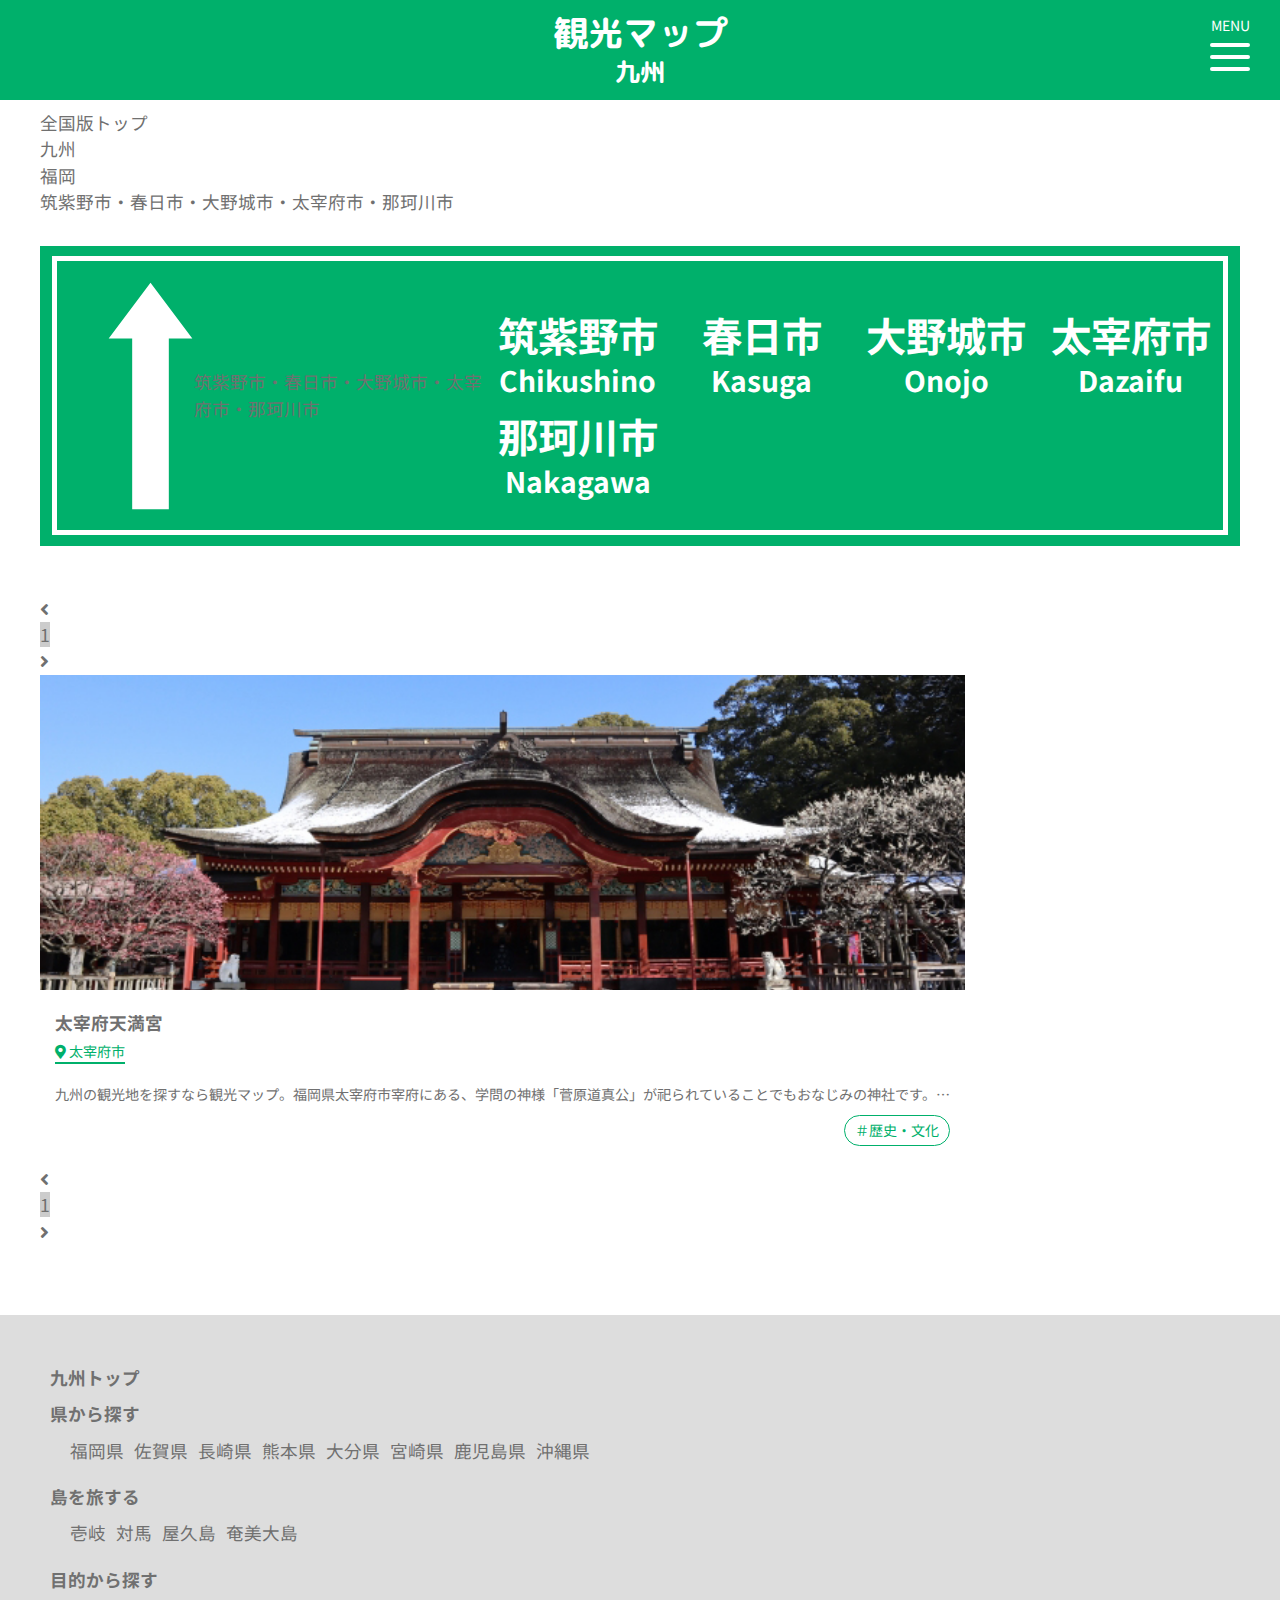
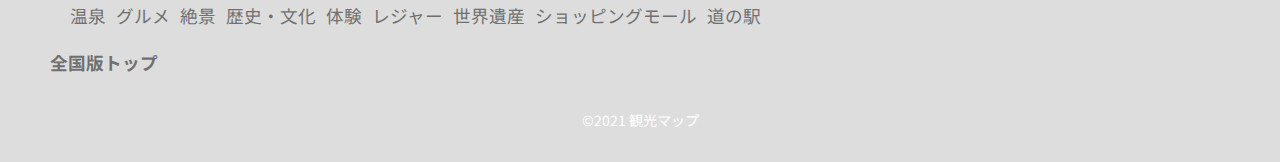
<file: kyushu/fukuoka/tsukusiken/tsukusiken.html>
<!DOCTYPE html>
<html lang="ja">

<head>
    <!-- Global site tag (gtag.js) - Google Analytics -->
    <script async src="https://www.googletagmanager.com/gtag/js?id=G-GLJHV3QVRY"></script>
    <script>
        window.dataLayer = window.dataLayer || [];
        function gtag() { dataLayer.push(arguments); }
        gtag('js', new Date());

        gtag('config', 'G-GLJHV3QVRY');
    </script>
    <meta charset="UTF-8">
    <meta name="viewport" content="width=device-width, initial-scale=1.0">
    <title>観光マップ 九州版｜春日市・大野城市・太宰府市・那珂川市</title>
    <meta name="description" content="">
    <link rel="stylesheet" href="../../../css/reset.css">
    <link href="https://fonts.googleapis.com/css?family=M+PLUS+Rounded+1c" rel="stylesheet">
    <link href="https://cdn.jsdelivr.net/npm/bootstrap@5.0.0-beta2/dist/css/bootstrap.min.css" rel="stylesheet"
        integrity="sha384-BmbxuPwQa2lc/FVzBcNJ7UAyJxM6wuqIj61tLrc4wSX0szH/Ev+nYRRuWlolflfl" crossorigin="anonymous">
    <link href="https://use.fontawesome.com/releases/v5.6.1/css/all.css" rel="stylesheet">
    <link rel="stylesheet" href="../../../css/menu.css">
    <link rel="stylesheet" href="../../../css/btn-img.css">
    <link rel="stylesheet" href="../../../css/style.css">
</head>

<body id="">
    <header>
        <div class="hamburger-menu">
            <input type="checkbox" id="menu-btn-check">
            <label for="menu-btn-check" class="menu-btn">
                <p class="menu-text">MENU</p>
                <span></span>
            </label>
            <!--ここからメニュー-->
            <nav class="menu-content">
                <ul>
                    <li>
                        <a href="../../index.html">九州トップ</a>
                    </li>
                    <li>
                        <input id="acd-check1" class="acd-check" type="checkbox">
                        <label class="acd-label" for="acd-check1">県から探す</label>
                        <div class="acd-content">
                            <ul>
                                <li><a href="../index.html">福岡県</a></li>
                                <li><a href="">佐賀県</a></li>
                                <li><a href="">長崎県</a></li>
                                <li><a href="">熊本県</a></li>
                                <li><a href="">大分県</a></li>
                                <li><a href="">宮崎県</a></li>
                                <li><a href="">鹿児島県</a></li>
                                <li><a href="">沖縄県</a></li>
                            </ul>
                        </div>
                    </li>
                    <li>
                        <input id="acd-check2" class="acd-check" type="checkbox">
                        <label class="acd-label" for="acd-check2">島を旅する</label>
                        <div class="acd-content">
                            <ul>
                                <li><a href="">壱岐</a></li>
                                <li><a href="">対馬</a></li>
                                <li><a href="">屋久島</a></li>
                                <li><a href="">奄美大島</a></li>
                            </ul>
                        </div>
                    </li>
                    <li>
                        <input id="acd-check3" class="acd-check" type="checkbox">
                        <label class="acd-label" for="acd-check3">目的から探す</label>
                        <div class="acd-content">
                            <ul>
                                <li><a href="">温泉</a></li>
                                <li><a href="">グルメ</a></li>
                                <li><a href="">絶景</a></li>
                                <li><a href="">歴史・文化</a></li>
                                <li><a href="">体験</a></li>
                                <li><a href="">レジャー</a></li>
                                <li><a href="">世界遺産</a></li>
                                <li><a href="">ショッピングモール</a></li>
                                <li><a href="">道の駅</a></li>
                            </ul>
                        </div>
                    </li>
                    <!-- 
                    <li>
                        <a href="#">週間ランキング</a>
                    </li>
                    <li>
                        <a href="#">おすすめのモデルコース</a>
                    </li>
                    <li>
                        <a href="#">特集</a>
                    </li>
                    -->
                    <li>
                        <a href="../../../index.html">全国版トップへ戻る</a>
                    </li>
                </ul>
            </nav>
            <!--ここまでメニュー-->
        </div>
        <p class="header-logo"><a href="../../index.html">観光マップ<br>
                <span>九州</span></a></p>
    </header>
    <section class="breadcrumb-section">
        <div class="container">
            <nav style="--bs-breadcrumb-divider: '>';" aria-label="breadcrumb">
                <ol class="breadcrumb">
                    <li class="breadcrumb-item"><a href="../../../index.html">全国版トップ</a></li>
                    <li class="breadcrumb-item"><a href="../../index.html">九州</a></li>
                    <li class="breadcrumb-item"><a href="../index.html">福岡</a></li>
                    <li class="breadcrumb-item active" aria-current="page">筑紫野市・春日市・大野城市・太宰府市・那珂川市</li>
                </ol>
            </nav>
        </div>
    </section>
    <section>
        <div class="list-h1">
            <div class="white-border">
                <img src="../../../img/list-h1-arrow.svg" alt="">
                <h1 class="d-none">筑紫野市・春日市・大野城市・太宰府市・那珂川市</h1>
                <div class="list-h1-many">
                    <p>筑紫野市<br>
                        <span>Chikushino</span>
                    </p>
                    <p>春日市<br>
                        <span>Kasuga</span>
                    </p>
                    <p>大野城市<br>
                        <span>Onojo</span>
                    </p>
                    <p>太宰府市<br>
                        <span>Dazaifu</span>
                    </p>
                    <p>那珂川市<br>
                        <span>Nakagawa</span>
                    </p>
                </div>
            </div>
        </div>
        <div class="container">
            <nav aria-label="Page navigation example" class="mb-5">
                <ul class="pagination">
                    <li class="page-item disabled">
                        <a class="page-link" href="#" tabindex="-1" aria-disabled="true"><i
                                class="fas fa-angle-left"></i></a>
                    </li>
                    <li class="page-item active" aria-current="page">
                        <a class="page-link" href="#">1</a>
                    </li>
                    <!--　一覧ページが増えたらコメントアウトを外す
                  <li class="page-item"><a class="page-link" href="#">2</a></li>
                  <li class="page-item"><a class="page-link" href="#">3</a></li>
                  -->
                    <li class="page-item disabled">
                        <a class="page-link" href="#"><i class="fas fa-angle-right"></i></a>
                    </li>
                </ul>
            </nav>
            <div class="row area-list">
                <div class="col-lg-4 col-12 mb-5">
                    <div class="card">
                        <a href="./p0001/p0001.html">
                            <img class="card-img-top" src="../tsukusiken/p0001/img/p0001-1.jpg" alt="">
                        </a>
                        <div class="area-list-text">
                            <a href="./p0001/p0001.html">
                                <h3>
                                    <!-- ここに記事のタイトルが入ります。 -->太宰府天満宮</h3>
                            </a>
                            <p class="card-list-area">
                                <i class="fas fa-map-marker-alt"></i>太宰府市
                            </p>
                            <p>
                                <!-- ここに記事のディスクリプションが入ります。 -->
                                九州の観光地を探すなら観光マップ。福岡県太宰府市宰府にある、学問の神様「菅原道真公」が祀られていることでもおなじみの神社です。…
                            </p>
                        </div>
                        <ul class="list-tag">
                            <li><a href="">歴史・文化</a></li>
                        </ul>
                    </div>
                </div>
            </div>
            <nav aria-label="Page navigation example" class="mb-5">
                <ul class="pagination">
                    <li class="page-item disabled">
                        <a class="page-link" href="#" tabindex="-1" aria-disabled="true"><i
                                class="fas fa-angle-left"></i></a>
                    </li>
                    <li class="page-item active" aria-current="page">
                        <a class="page-link" href="#">1</a>
                    </li>
                    <!--　一覧ページが増えたらコメントアウトを外す
                  <li class="page-item"><a class="page-link" href="#">2</a></li>
                  <li class="page-item"><a class="page-link" href="#">3</a></li>
                  -->
                    <li class="page-item disabled">
                        <a class="page-link" href="#"><i class="fas fa-angle-right"></i></a>
                    </li>
                </ul>
            </nav>
        </div>
    </section>
    <footer>
        <div class="container">
            <nav class="footer-nav">
                <ul>
                    <li><a href="../../index.html">九州トップ</a></li>
                    <li>県から探す
                        <ul>
                            <li><a href="../index.html">福岡県</a></li>
                            <li><a href="">佐賀県</a></li>
                            <li><a href="">長崎県</a></li>
                            <li><a href="">熊本県</a></li>
                            <li><a href="">大分県</a></li>
                            <li><a href="">宮崎県</a></li>
                            <li><a href="">鹿児島県</a></li>
                            <li><a href="">沖縄県</a></li>
                        </ul>
                    </li>
                    <li>島を旅する
                        <ul>
                            <li><a href="">壱岐</a></li>
                            <li><a href="">対馬</a></li>
                            <li><a href="">屋久島</a></li>
                            <li><a href="">奄美大島</a></li>
                        </ul>
                    </li>
                    <li>目的から探す
                        <ul>
                            <li><a href="">温泉</a></li>
                            <li><a href="">グルメ</a></li>
                            <li><a href="">絶景</a></li>
                            <li><a href="">歴史・文化</a></li>
                            <li><a href="">体験</a></li>
                            <li><a href="">レジャー</a></li>
                            <li><a href="">世界遺産</a></li>
                            <li><a href="">ショッピングモール</a></li>
                            <li><a href="">道の駅</a></li>
                        </ul>
                    </li>
                    <!--
                    <li><a href="">週間ランキング</a></li>
                    <li><a href="">おすすめモデルコース</a></li>
                    <li><a href="">特集</a></li>
                    -->
                    <li><a href="../../../index.html">全国版トップ</a></li>
                </ul>
            </nav>
            <p class="copy-right"><small>&copy;2021 観光マップ</small></p>
        </div>
    </footer>
    <script src="https://cdn.jsdelivr.net/npm/bootstrap@5.0.0-beta2/dist/js/bootstrap.bundle.min.js"
        integrity="sha384-b5kHyXgcpbZJO/tY9Ul7kGkf1S0CWuKcCD38l8YkeH8z8QjE0GmW1gYU5S9FOnJ0"
        crossorigin="anonymous"></script>
    <div id="fb-root"></div>
    <script>(function (d, s, id) {
            var js, fjs = d.getElementsByTagName(s)[0];
            if (d.getElementById(id)) return;
            js = d.createElement(s); js.id = id;
            js.src = 'https://connect.facebook.net/ja_JP/sdk.js#xfbml=1&version=v3.2&appId=【アプリIDを入力してください】&autoLogAppEvents=1';
            fjs.parentNode.insertBefore(js, fjs);
        }(document, 'script', 'facebook-jssdk'));</script>
</body>

</html>
</file>
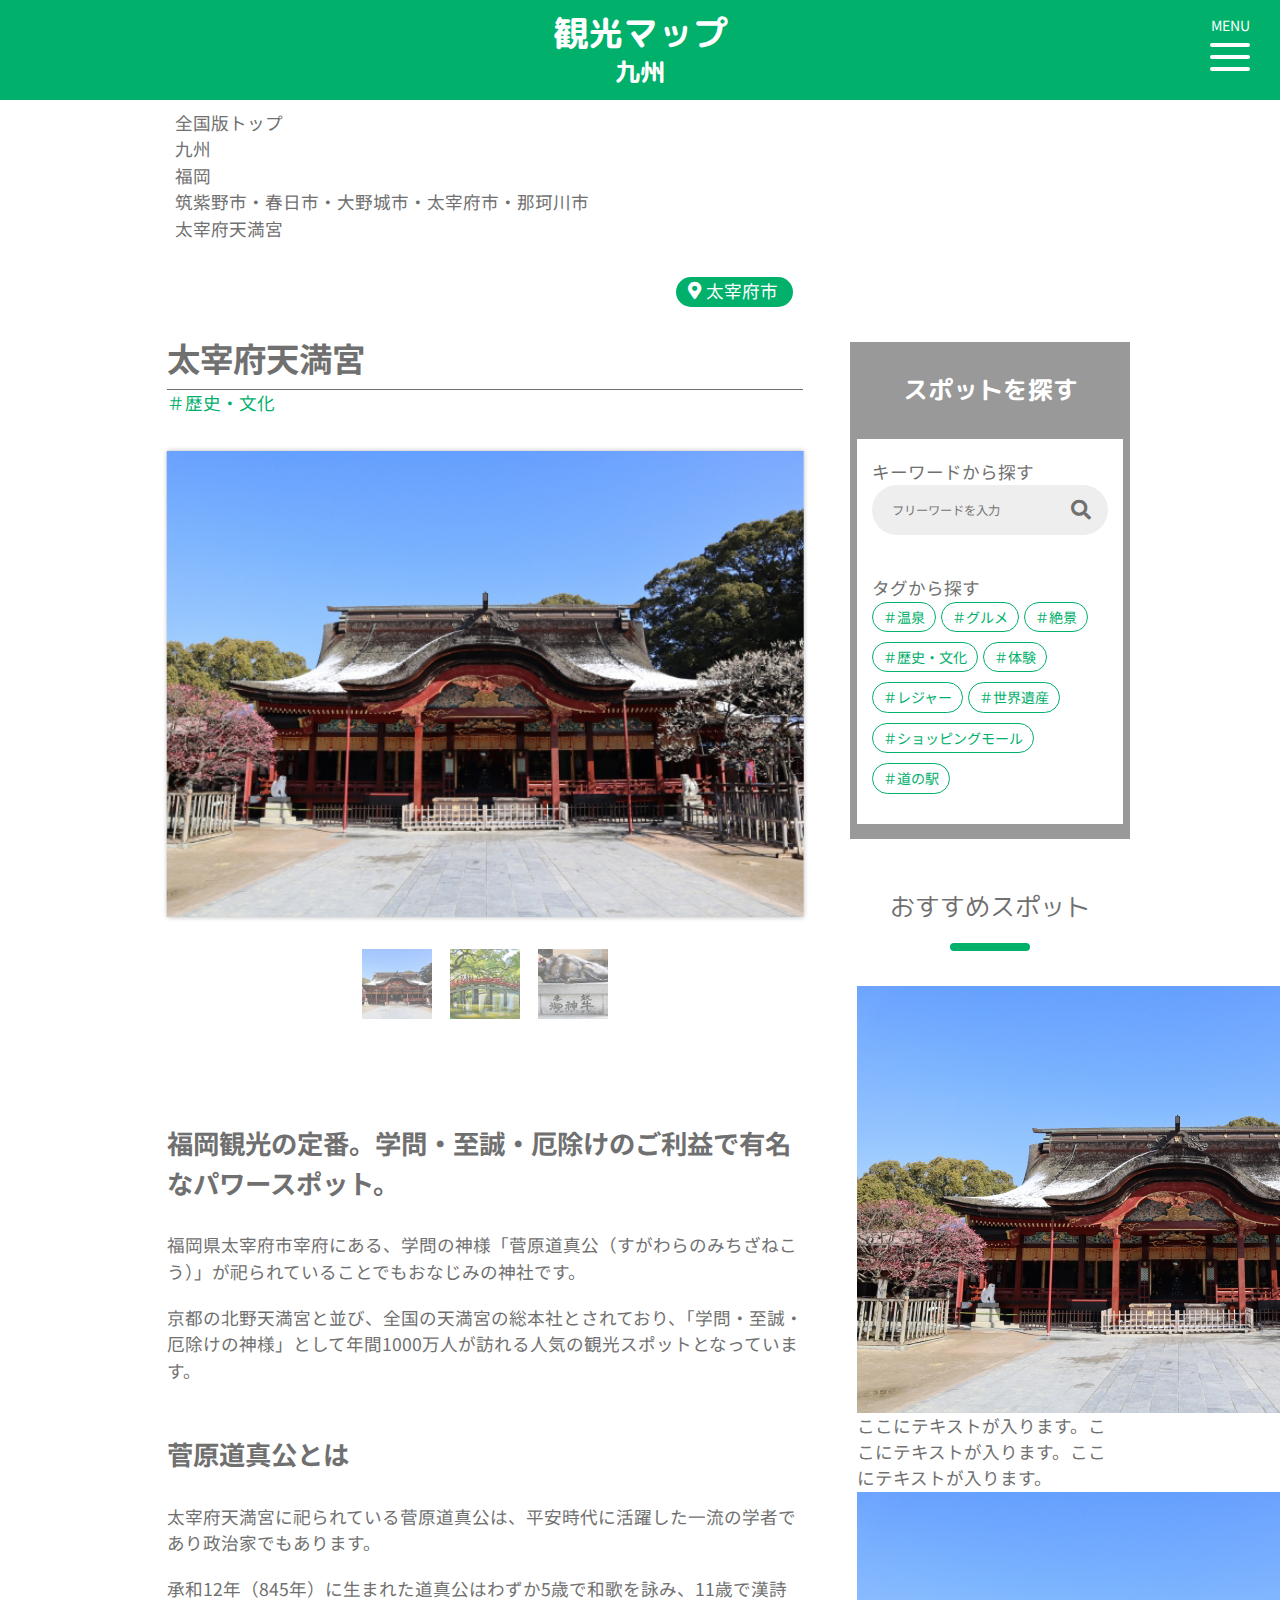
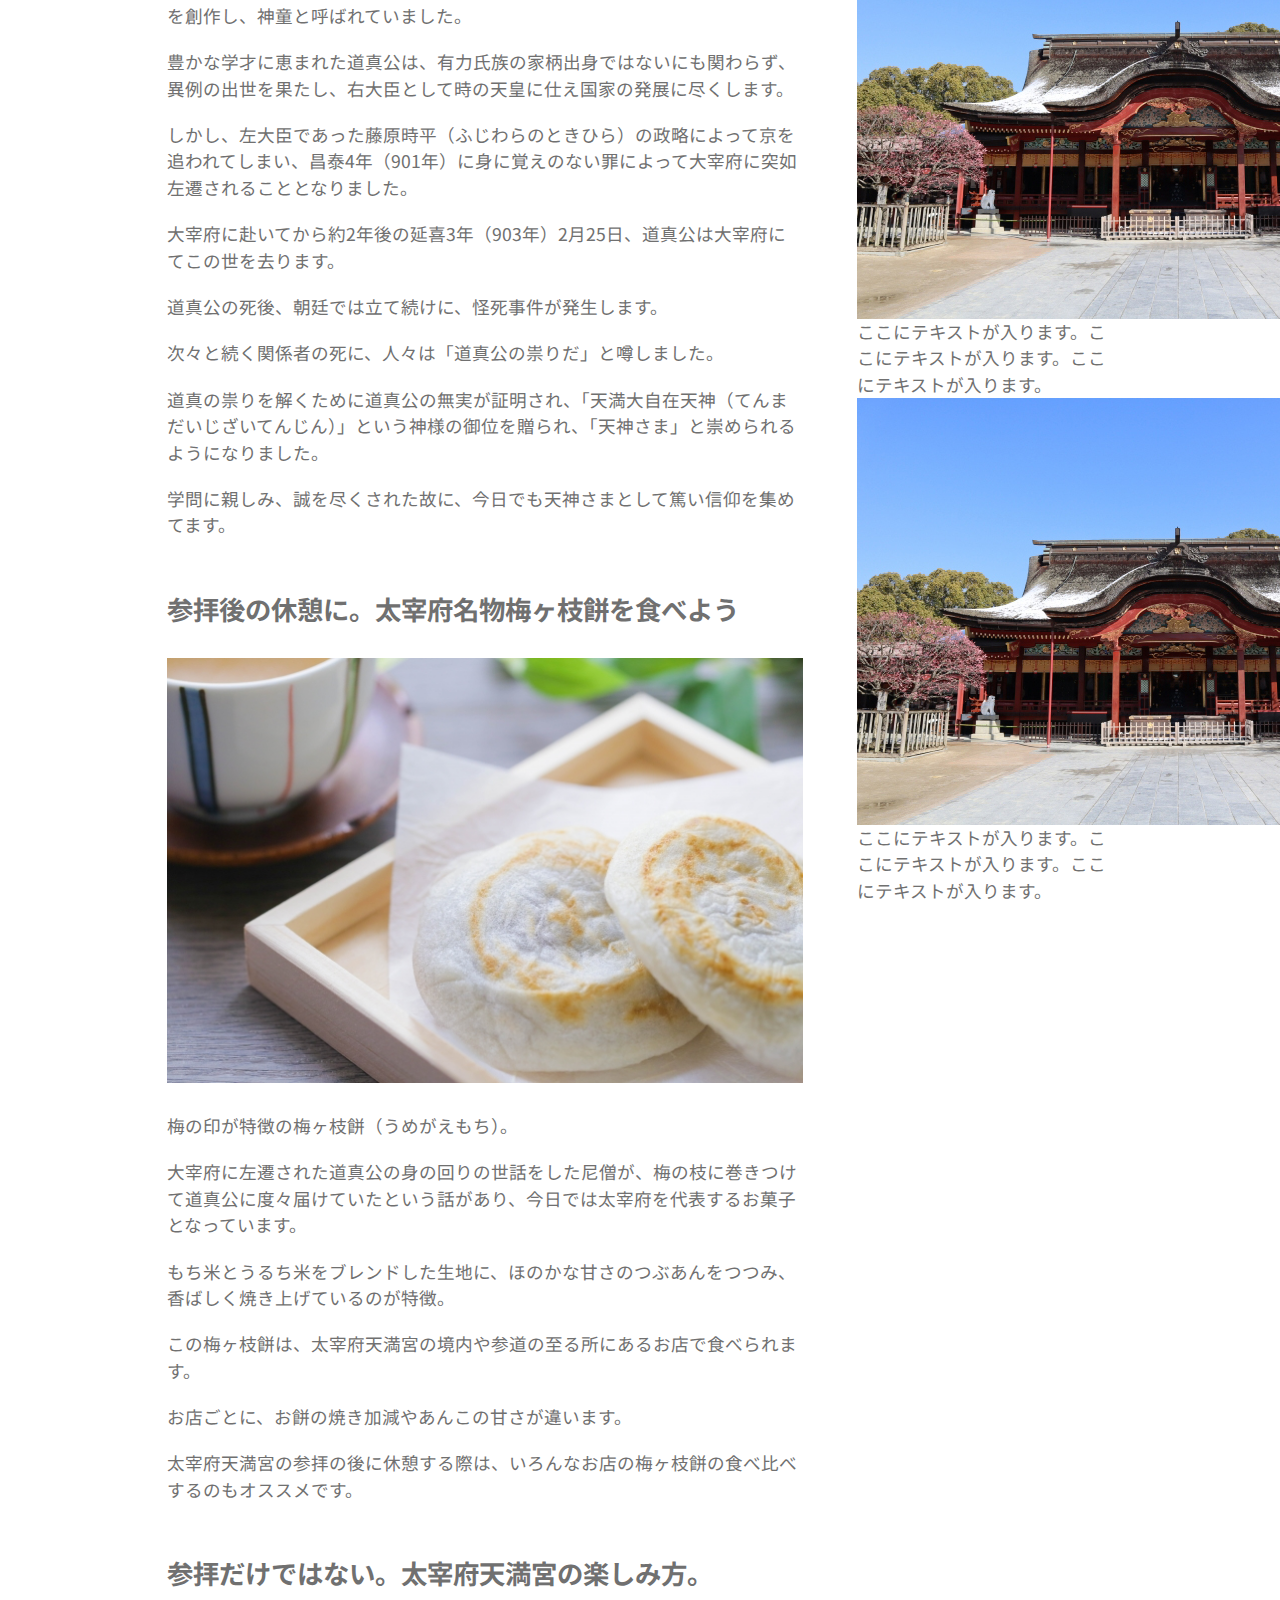
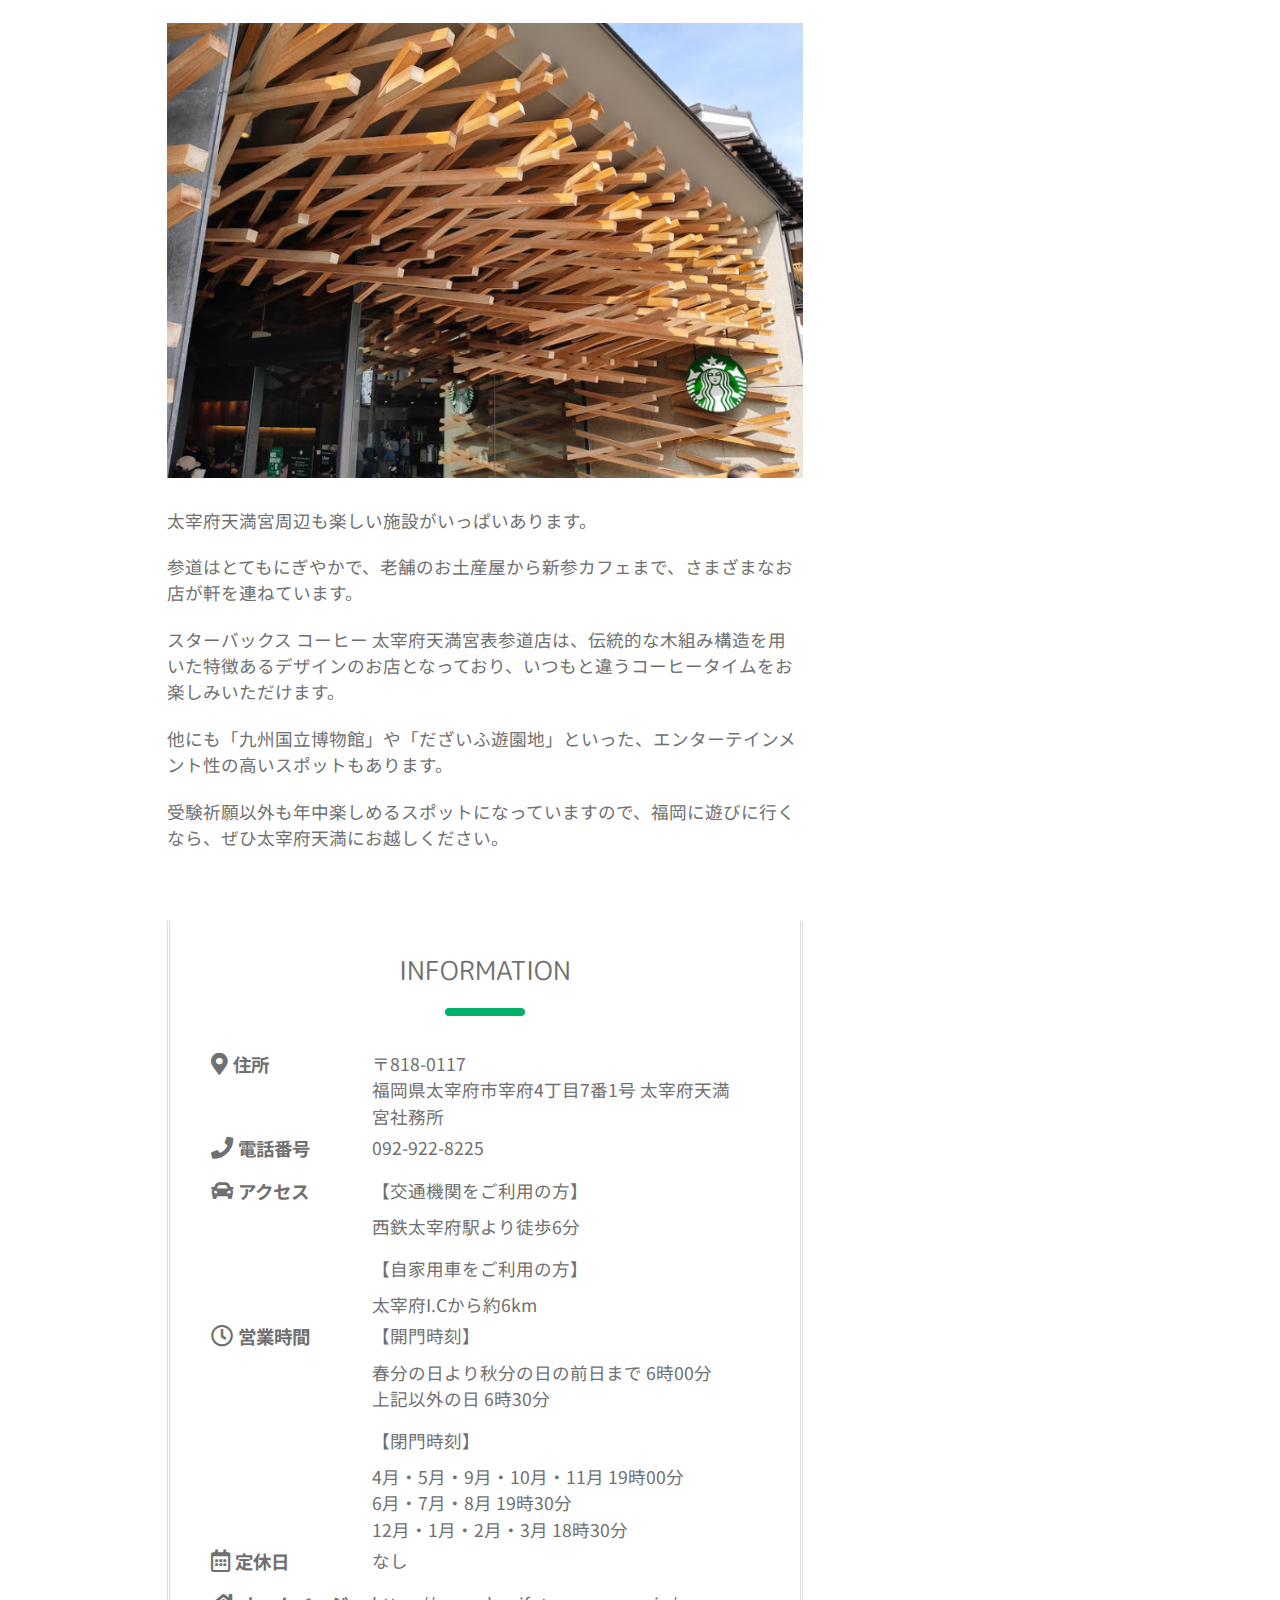
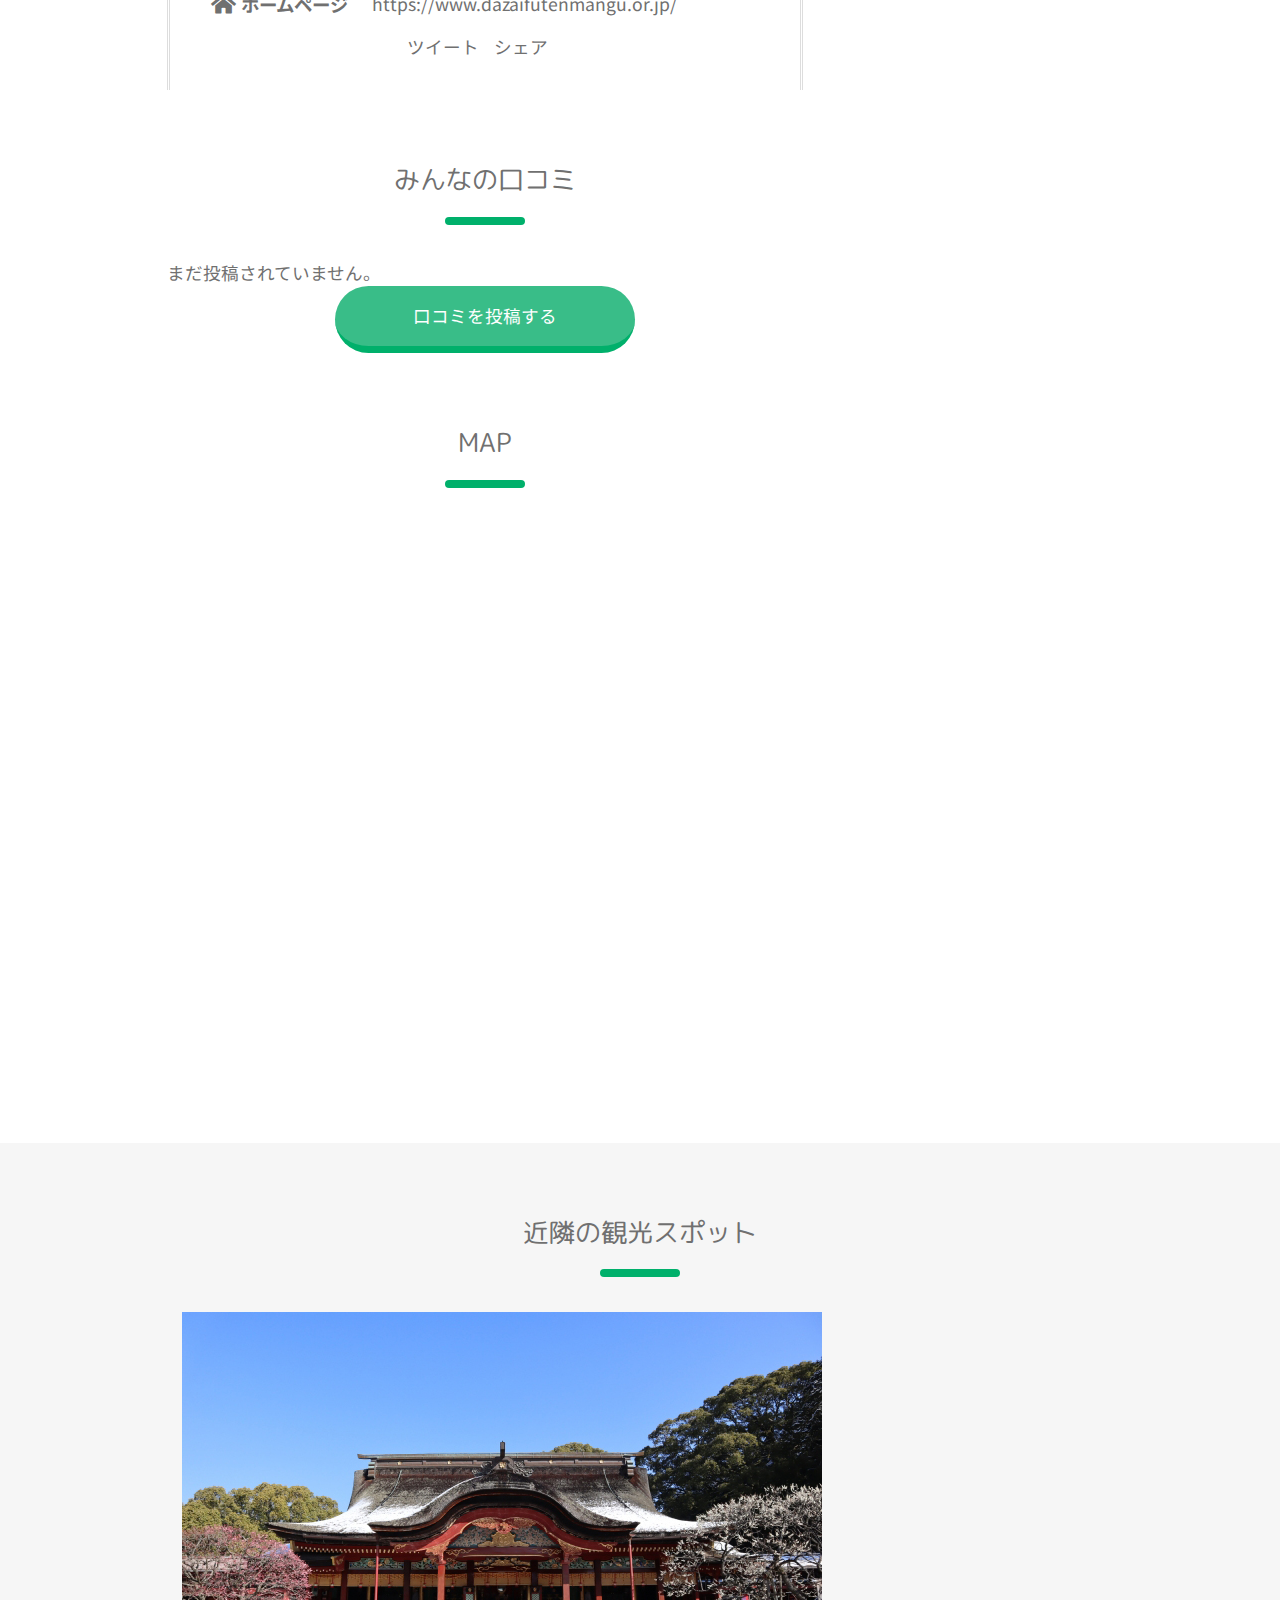
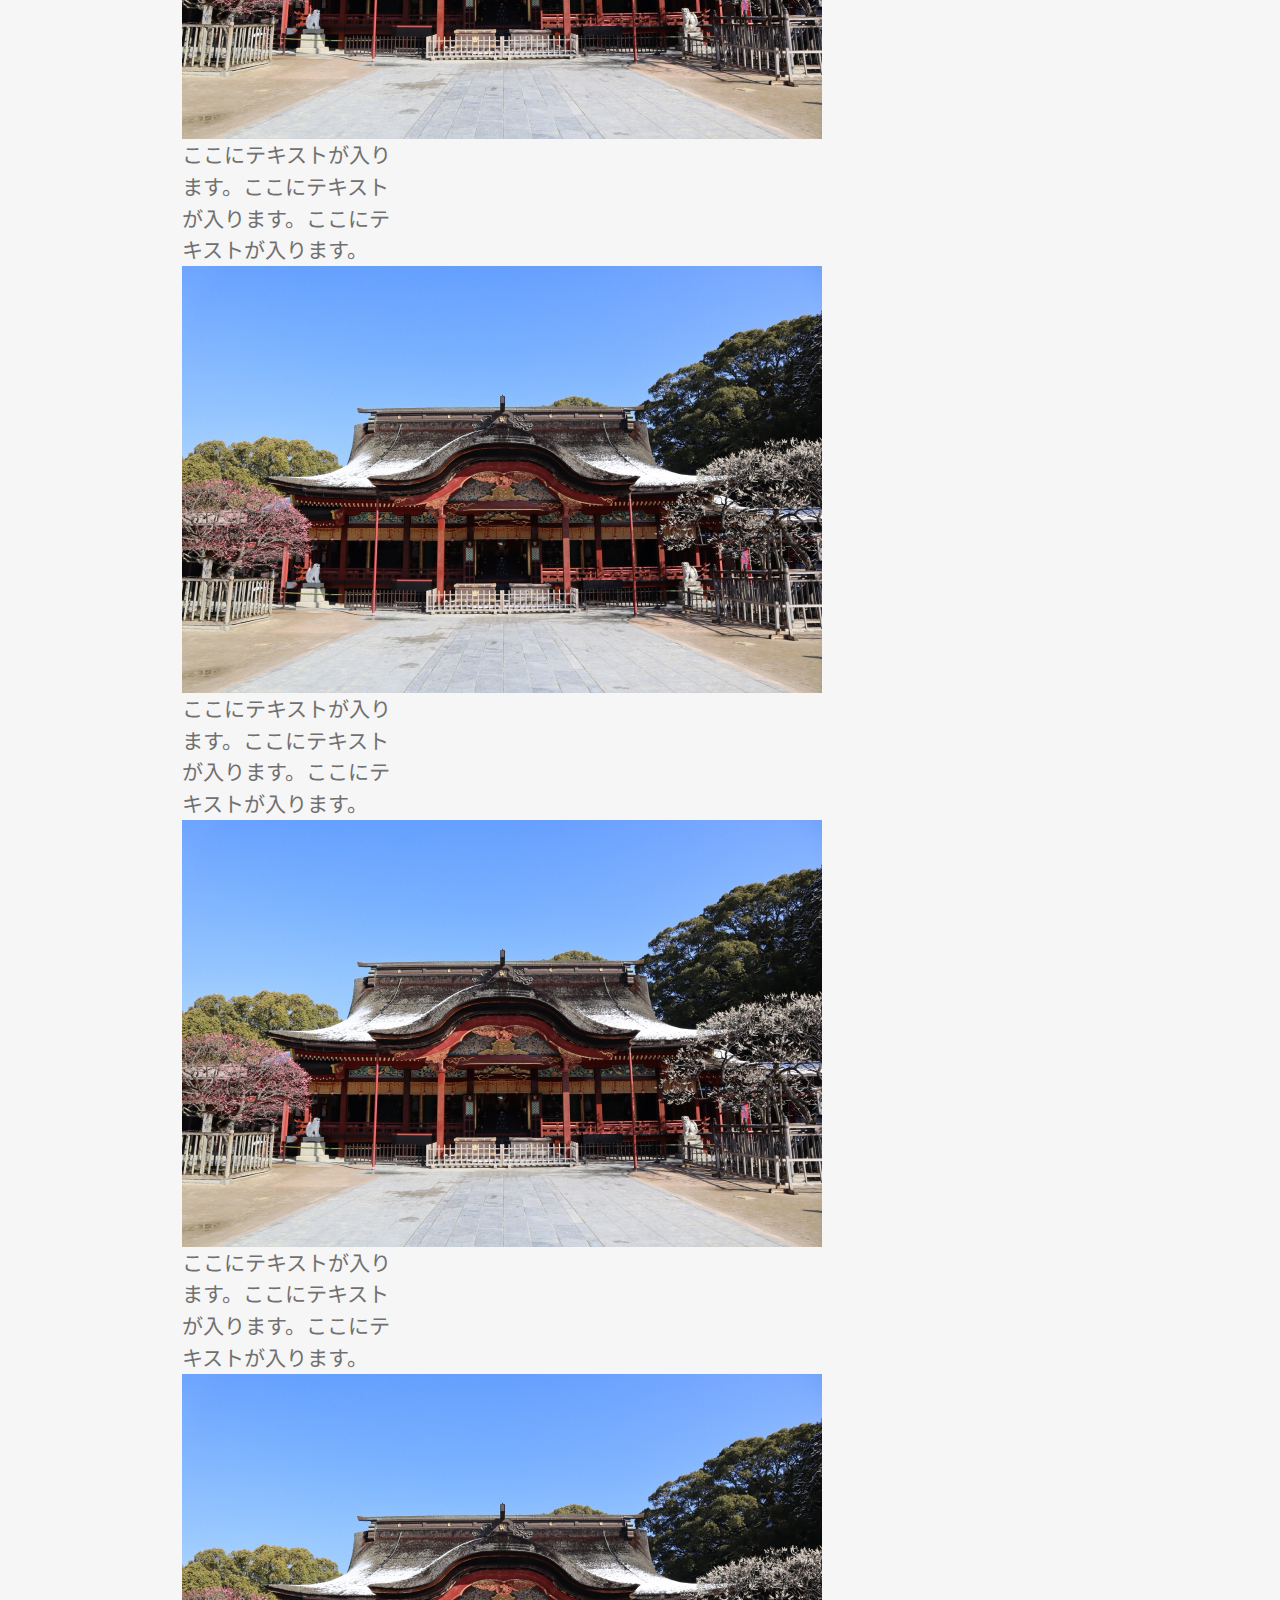
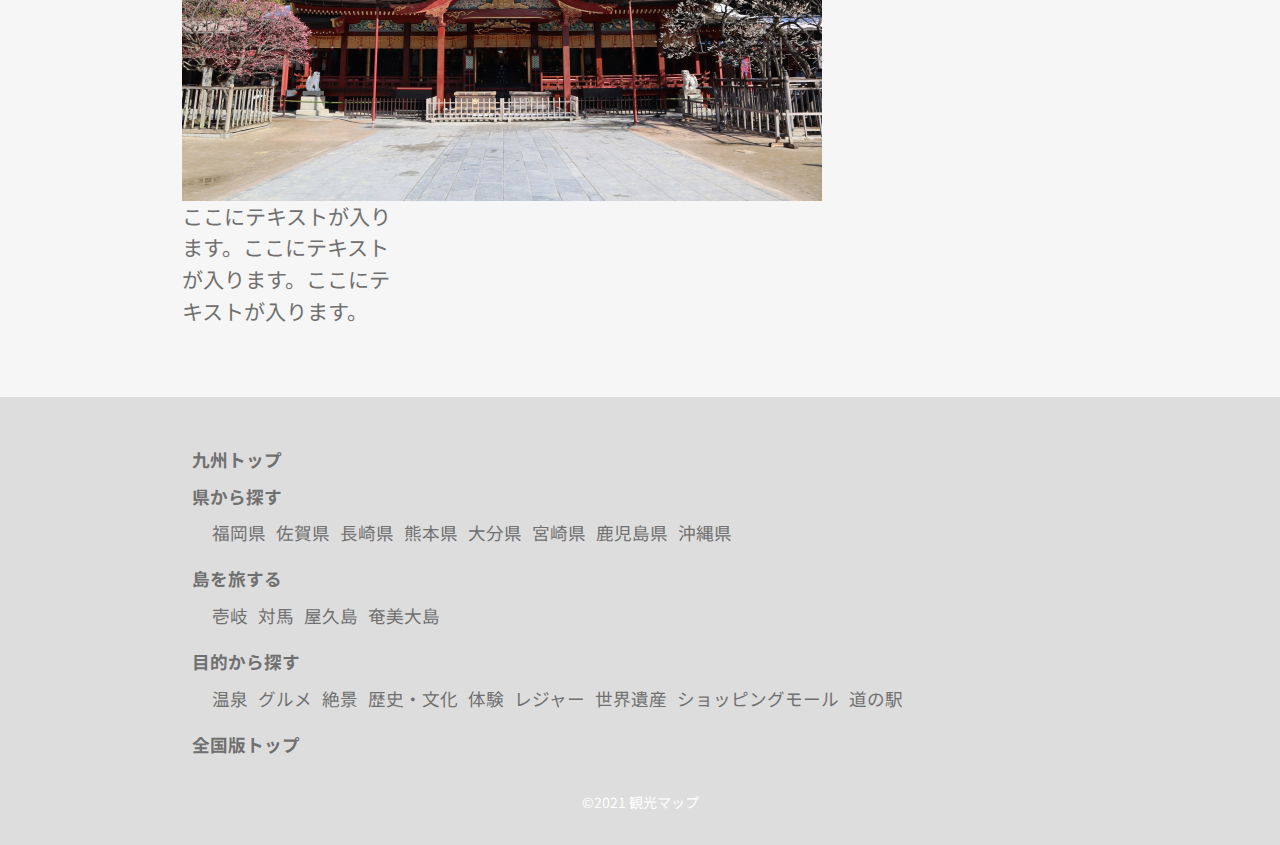
<file: kyushu/fukuoka/tsukusiken/p0001/p0001.html>
<!DOCTYPE html>
<html lang="ja">

<head>
    <!-- Global site tag (gtag.js) - Google Analytics -->
    <script async src="https://www.googletagmanager.com/gtag/js?id=G-GLJHV3QVRY"></script>
    <script>
        window.dataLayer = window.dataLayer || [];
        function gtag() { dataLayer.push(arguments); }
        gtag('js', new Date());

        gtag('config', 'G-GLJHV3QVRY');
    </script>
    <meta charset="UTF-8">
    <meta name="viewport" content="width=device-width, initial-scale=1.0">
    <title>観光マップ 九州版｜太宰府天満宮</title>
    <meta name="description"
        content="九州の観光地を探すなら観光マップ。福岡県太宰府市宰府にある、学問の神様「菅原道真公」が祀られていることでもおなじみの神社です。全国の天満宮の総本社とされており、「学問・至誠・厄除けの神様」として年間1000万人が訪れる人気の観光スポット。">
    <link rel="stylesheet" href="../../../../css/reset.css">
    <link href="https://fonts.googleapis.com/css?family=M+PLUS+Rounded+1c" rel="stylesheet">
    <link href="https://cdn.jsdelivr.net/npm/bootstrap@5.0.0-beta2/dist/css/bootstrap.min.css" rel="stylesheet"
        integrity="sha384-BmbxuPwQa2lc/FVzBcNJ7UAyJxM6wuqIj61tLrc4wSX0szH/Ev+nYRRuWlolflfl" crossorigin="anonymous">
    <link href="https://use.fontawesome.com/releases/v5.6.1/css/all.css" rel="stylesheet">
    <link rel="stylesheet" href="../../../../css/menu.css">
    <link rel="stylesheet" href="../../../../css/btn-img.css">
    <link rel="stylesheet" href="../../../../css/style.css">
</head>

<body>
    <header>
        <div class="hamburger-menu">
            <input type="checkbox" id="menu-btn-check">
            <label for="menu-btn-check" class="menu-btn">
                <p class="menu-text">MENU</p>
                <span></span>
            </label>
            <!--ここからメニュー-->
            <nav class="menu-content">
                <ul>
                    <li>
                        <a href="../../../index.html">九州トップ</a>
                    </li>
                    <li>
                        <input id="acd-check1" class="acd-check" type="checkbox">
                        <label class="acd-label" for="acd-check1">県から探す</label>
                        <div class="acd-content">
                            <ul>
                                <li><a href="../../index.html">福岡県</a></li>
                                <li><a href="">佐賀県</a></li>
                                <li><a href="">長崎県</a></li>
                                <li><a href="">熊本県</a></li>
                                <li><a href="">大分県</a></li>
                                <li><a href="">宮崎県</a></li>
                                <li><a href="">鹿児島県</a></li>
                                <li><a href="">沖縄県</a></li>
                            </ul>
                        </div>
                    </li>
                    <li>
                        <input id="acd-check2" class="acd-check" type="checkbox">
                        <label class="acd-label" for="acd-check2">島を旅する</label>
                        <div class="acd-content">
                            <ul>
                                <li><a href="">壱岐</a></li>
                                <li><a href="">対馬</a></li>
                                <li><a href="">屋久島</a></li>
                                <li><a href="">奄美大島</a></li>
                            </ul>
                        </div>
                    </li>
                    <li>
                        <input id="acd-check3" class="acd-check" type="checkbox">
                        <label class="acd-label" for="acd-check3">目的から探す</label>
                        <div class="acd-content">
                            <ul>
                                <li><a href="">温泉</a></li>
                                <li><a href="">グルメ</a></li>
                                <li><a href="">絶景</a></li>
                                <li><a href="">歴史・文化</a></li>
                                <li><a href="">体験</a></li>
                                <li><a href="">レジャー</a></li>
                                <li><a href="">世界遺産</a></li>
                                <li><a href="">ショッピングモール</a></li>
                                <li><a href="">道の駅</a></li>
                            </ul>
                        </div>
                    </li>
                    <!-- 
                    <li>
                        <a href="#">週間ランキング</a>
                    </li>
                    <li>
                        <a href="#">おすすめのモデルコース</a>
                    </li>
                    <li>
                        <a href="#">特集</a>
                    </li>
                    -->
                    <li>
                        <a href="../../../../index.html">全国版トップへ戻る</a>
                    </li>
                </ul>
            </nav>
            <!--ここまでメニュー-->
        </div>
        <p class="header-logo"><a href="../../../index.html">観光マップ<br>
                <span>九州</span></a></p>
    </header>
    <section class="breadcrumb-section">
        <div class="page-content">
            <div class="container">
                <nav style="--bs-breadcrumb-divider: '>';" aria-label="breadcrumb">
                    <ol class="breadcrumb">
                        <li class="breadcrumb-item"><a href="../../../../index.html">全国版トップ</a></li>
                        <li class="breadcrumb-item"><a href="../../../index.html">九州</a></li>
                        <li class="breadcrumb-item"><a href="../../index.html">福岡</a></li>
                        <li class="breadcrumb-item"><a href="../tsukusiken.html">筑紫野市・春日市・大野城市・太宰府市・那珂川市</a></li>
                        <li class="breadcrumb-item active" aria-current="page">太宰府天満宮</li>
                    </ol>
                </nav>
            </div>
        </div>
    </section>
    <div class="page-content">
        <div class="page-left">
            <section>
                <div class="container">
                    <div class="tag-area">
                        <a class="todohuken-01" href="">太宰府市</a>
                    </div>
                    <div class="page-head">
                        <h1>太宰府天満宮</h1>
                        <ul class="tag-genre">
                            <li><a href="">歴史・文化</a></li>
                        </ul>
                    </div>
                    <div class="overview">
                        <div class="cp_cssslider">
                            <input type="radio" name="cp_switch" id="photo1" checked="">
                            <label for="photo1"><img src="./img/p0001-1.jpg" alt="太宰府天満宮は、九州・福岡を代表する観光地"></label>
                            <img src="./img/p0001-1.jpg">
                            <input type="radio" name="cp_switch" id="photo2">
                            <label for="photo2"><img src="./img/p0001-2.jpg" alt="池には本殿へと続く橋が3本かかり、それぞれ「過去」「現在」「未来」を表しています。"></label>
                            <img src="./img/p0001-2.jpg">
                            <input type="radio" name="cp_switch" id="photo3">
                            <label for="photo3"><img src="./img/p0001-3.jpg" alt="太宰府天満宮の境内には道真公と縁の深い牛の像が多く祀られています。"></label>
                            <img src="./img/p0001-3.jpg">
                        </div>
                        <h2>福岡観光の定番。学問・至誠・厄除けのご利益で有名なパワースポット。</h2>
                        <p>福岡県太宰府市宰府にある、学問の神様「菅原道真公（すがわらのみちざねこう）」が祀られていることでもおなじみの神社です。
                        </p>
                        <p>京都の北野天満宮と並び、全国の天満宮の総本社とされており、「学問・至誠・厄除けの神様」として年間1000万人が訪れる人気の観光スポットとなっています。
                        </p>
                        <h2>菅原道真公とは</h2>
                        <p>太宰府天満宮に祀られている菅原道真公は、平安時代に活躍した一流の学者であり政治家でもあります。
                        </p>
                        <p>承和12年（845年）に生まれた道真公はわずか5歳で和歌を詠み、11歳で漢詩を創作し、神童と呼ばれていました。
                        </p>
                        <p>豊かな学才に恵まれた道真公は、有力氏族の家柄出身ではないにも関わらず、異例の出世を果たし、右大臣として時の天皇に仕え国家の発展に尽くします。
                        </p>
                        <p>しかし、左大臣であった藤原時平（ふじわらのときひら）の政略によって京を追われてしまい、昌泰4年（901年）に身に覚えのない罪によって大宰府に突如左遷されることとなりました。
                        </p>
                        <p>大宰府に赴いてから約2年後の延喜3年（903年）2月25日、道真公は大宰府にてこの世を去ります。
                        </p>
                        <p>道真公の死後、朝廷では立て続けに、怪死事件が発生します。
                        </p>
                        <p>次々と続く関係者の死に、人々は「道真公の祟りだ」と噂しました。
                        </p>
                        <p>道真の祟りを解くために道真公の無実が証明され、「天満大自在天神（てんまだいじざいてんじん）」という神様の御位を贈られ、「天神さま」と崇められるようになりました。
                        </p>
                        <p>学問に親しみ、誠を尽くされた故に、今日でも天神さまとして篤い信仰を集めてます。
                        </p>
                       <h2>参拝後の休憩に。太宰府名物梅ヶ枝餅を食べよう</h2>
                        <img src="./img/p0001-4.jpg" alt="太宰府天満宮に遊びに来たら、梅ヶ枝餅は必食です。">
                        <p>梅の印が特徴の梅ヶ枝餅（うめがえもち）。
                        </p>
                        <p>大宰府に左遷された道真公の身の回りの世話をした尼僧が、梅の枝に巻きつけて道真公に度々届けていたという話があり、今日では太宰府を代表するお菓子となっています。
                        </p>
                        <p>もち米とうるち米をブレンドした生地に、ほのかな甘さのつぶあんをつつみ、香ばしく焼き上げているのが特徴。
                        </p>
                        <p>この梅ヶ枝餅は、太宰府天満宮の境内や参道の至る所にあるお店で食べられます。
                        </p>
                        <p>お店ごとに、お餅の焼き加減やあんこの甘さが違います。
                        </p>
                        <p>太宰府天満宮の参拝の後に休憩する際は、いろんなお店の梅ヶ枝餅の食べ比べするのもオススメです。
                        </p>
                        <h2>参拝だけではない。太宰府天満宮の楽しみ方。</h2>
                        <img src="./img/p0001-5.jpg" alt="太宰府でカフェするなら、スターバックス コーヒー 太宰府天満宮表参道店でどうぞ。">
                        <p>太宰府天満宮周辺も楽しい施設がいっぱいあります。
                        </p>
                        <p> 参道はとてもにぎやかで、老舗のお土産屋から新参カフェまで、さまざまなお店が軒を連ねています。
                        </p>
                        <p>スターバックス コーヒー 太宰府天満宮表参道店は、伝統的な木組み構造を用いた特徴あるデザインのお店となっており、いつもと違うコーヒータイムをお楽しみいただけます。
                        </p>
                        <p>他にも「九州国立博物館」や「だざいふ遊園地」といった、エンターテインメント性の高いスポットもあります。
                        </p>
                        <p>受験祈願以外も年中楽しめるスポットになっていますので、福岡に遊びに行くなら、ぜひ太宰府天満にお越しください。
                        </p>
                    </div>
                </div>
            </section>
            <section>
                <div class="container">
                    <div class="information-box">
                        <h2>INFORMATION</h2>
                        <dl>
                            <dt><i class="fas fa-map-marker-alt"></i>住所</dt>
                            <dd><a href="https://goo.gl/maps/dp2uSFdYtR4ZCXwS9" target="blank">〒818-0117<br>
                                    福岡県太宰府市宰府4丁目7番1号 太宰府天満宮社務所</a></dd>
                        </dl>
                        <dl>
                            <dt><i class="fas fa-phone"></i>電話番号</dt>
                            <dd><a href="tel:092-922-8225">092-922-8225</a></dd>
                        </dl>
                        <dl>
                            <dt><i class="fas fa-car"></i>アクセス</dt>
                            <dd>
                                <dl>
                                    <dt>【交通機関をご利用の方】</dt>
                                    <dd>西鉄太宰府駅より徒歩6分</dd>
                                </dl>
                                <dl>
                                    <dt>【自家用車をご利用の方】</dt>
                                    <dd>太宰府I.Cから約6km</dd>
                                </dl>
                            </dd>
                        </dl>
                        <dl>
                            <dt><i class="far fa-clock"></i>営業時間</dt>
                            <dd>
                                <dl>
                                    <dt>【開門時刻】</dt>
                                    <dd>春分の日より秋分の日の前日まで 6時00分</dd>
                                    <dd>上記以外の日 6時30分</dd>
                                </dl>
                                <dl>
                                    <dt>【閉門時刻】</dt>
                                    <dd>4月・5月・9月・10月・11月 19時00分</dd>
                                    <dd>6月・7月・8月 19時30分</dd>
                                    <dd>12月・1月・2月・3月 18時30分</dd>
                                </dl>
                            </dd>
                        </dl>
                        <dl>
                            <dt><i class="far fa-calendar-alt"></i>定休日</dt>
                            <dd>なし</dd>
                        </dl>
                        <dl>
                            <dt><i class="fas fa-home"></i>ホームページ</dt>
                            <dd><a href="https://www.dazaifutenmangu.or.jp/"
                                    target="blank">https://www.dazaifutenmangu.or.jp/</a>
                            </dd>
                        </dl>
                        <div class="sns-btn">
                            <!-- twitter -->
                            <div><a href="https://twitter.com/share?ref_src=twsrc%5Etfw" class="twitter-share-button"
                                    data-show-count="false">ツイート</a></div>
                            <script async src="https://platform.twitter.com/widgets.js" charset="utf-8"></script>
                            <!-- facebook -->
                            <div class="fb-share-button" data-href="https://developers.facebook.com/docs/plugins/"
                                data-layout="button" data-size="small"><a target="_blank"
                                    href="https://www.facebook.com/sharer/sharer.php?u=https%3A%2F%2Fdevelopers.facebook.com%2Fdocs%2Fplugins%2F&amp;src=sdkpreparse"
                                    class="fb-xfbml-parse-ignore">シェア</a></div>
                            <!-- Line -->
                            <div class="line-it-button" data-lang="ja" data-type="share-a" data-ver="3"
                                data-url="https://social-plugins.line.me/ja/how_to_install#lineitbutton"
                                data-color="default" data-size="small" data-count="false" style="display: none;"></div>
                            <script src="https://www.line-website.com/social-plugins/js/thirdparty/loader.min.js"
                                async="async" defer="defer"></script>
                        </div>
                    </div>
                </div>
            </section>
            <section>
                <div class="container">
                    <h2>みんなの口コミ</h2>

                    <p class="text-center mb-5">まだ投稿されていません。
                    </p>

                    <!-- <div class="kuchikomi-card">
                        <h3>口コミのタイトル</h3>
                        <p>ここにテキストが入ります。ここにテキストが入ります。ここにテキストが入ります。ここにテキストが入ります。ここにテキストが入ります。ここにテキストが入ります。ここにテキストが入ります。ここにテキストが入ります。ここにテキストが入ります。ここにテキストが入ります。ここにテキストが入ります。
                        </p>
                    </div>
                    -->
                    <div class="post-comment">
                        <input id="acd-post" class="acd-check-post" type="checkbox">
                        <label class="acd-label-post" for="acd-post">口コミを投稿する</label>
                        <div class="acd-content-post">
                            <form action="#">
                                <dl>
                                    <dt><label for="title">タイトル</label></dt>
                                    <dd><input type="text" name="title" id="title"></dd>
                                </dl>
                                <dl>
                                    <dt><label for="comment">本文</label></dt>
                                    <dd><textarea id="comment" name="comment" rows="7"></textarea></dd>
                                </dl>
                                <div class="btn-center">
                                    <input type="submit" value="送信する" class="submit-btn">
                                </div>
                            </form>
                        </div>
                    </div>
                </div>
            </section>
            <section class="map">
                <div class="container">
                    <h2>MAP</h2>
                    <iframe
                        src="https://www.google.com/maps/embed?pb=!1m18!1m12!1m3!1d3326.2244727533243!2d130.53263141506392!3d33.52154898075362!2m3!1f0!2f0!3f0!3m2!1i1024!2i768!4f13.1!3m3!1m2!1s0x35419b9f2aebfbcd%3A0xb824d1aba75fae97!2z5aSq5a6w5bqc5aSp5rqA5a6u!5e0!3m2!1sja!2sjp!4v1615861853339!5m2!1sja!2sjp"
                        style="border:0;" allowfullscreen="" loading="lazy"></iframe>
                </div>
            </section>
        </div>
        <div class="page-right">
            <article class="page-search">
                <div class="container">
                    <h2>スポットを探す</h2>
                    <div class="search-box">
                        <p class="text-center">キーワードから探す</p>
                        <form id="form4" action="自分のサイトURL" method="get">
                            <input id="sbox4" id="s" name="s" type="text" placeholder="フリーワードを入力" />
                            <button id="sbtn4" type="submit"><i class="fas fa-search"></i></button>
                        </form>
                        <p class="text-center">タグから探す</p>
                        <ul class="tag-genre">
                            <li><a href="">温泉</a></li>
                            <li><a href="">グルメ</a></li>
                            <li><a href="">絶景</a></li>
                            <li><a href="">歴史・文化</a></li>
                            <li><a href="">体験</a></li>
                            <li><a href="">レジャー</a></li>
                            <li><a href="">世界遺産</a></li>
                            <li><a href="">ショッピングモール</a></li>
                            <li><a href="">道の駅</a></li>
                        </ul>
                    </div>
                </div>
            </article>
            <article>
                <div class="container">
                    <h2>おすすめスポット</h2>
                    <div class="row">
                        <div class="col-lg-12 col-12 mb-5">
                            <div class="card border-0 mb-4">
                                <a href=""><img class="card-img-top" src="./img/p0001-1.jpg" alt=""></a>
                                <div class="card-body">
                                    <p class="card-title"><a href="">ここにテキストが入ります。ここにテキストが入ります。ここにテキストが入ります。</a></p>
                                </div>
                            </div>
                            <div class="card border-0 mb-4">
                                <a href=""><img class="card-img-top" src="./img/p0001-1.jpg" alt=""></a>
                                <div class="card-body">
                                    <p class="card-title"><a href="">ここにテキストが入ります。ここにテキストが入ります。ここにテキストが入ります。</a></p>
                                </div>
                            </div>
                            <div class="card border-0 mb-4">
                                <a href=""><img class="card-img-top" src="./img/p0001-1.jpg" alt=""></a>
                                <div class="card-body">
                                    <p class="card-title"><a href="">ここにテキストが入ります。ここにテキストが入ります。ここにテキストが入ります。</a></p>
                                </div>
                            </div>
                        </div>
                    </div>
                </div>
            </article>
        </div>
    </div>
    <section class="special">
        <div class="page-container">
            <h2>近隣の観光スポット</h2>
            <div class="row">
                <div class="col-lg-3 col-12 mb-5">
                    <div class="card border-0">
                        <a href=""><img class="card-img-top" src="./img/p0001-1.jpg" alt=""></a>
                        <div class="card-body">
                            <h4 class="card-title"><a href="">ここにテキストが入ります。ここにテキストが入ります。ここにテキストが入ります。</a></h4>
                        </div>
                    </div>
                </div>
                <div class="col-lg-3 col-12 mb-5">
                    <div class="card border-0">
                        <a href=""><img class="card-img-top" src="./img/p0001-1.jpg" alt=""></a>
                        <div class="card-body">
                            <h4 class="card-title"><a href="">ここにテキストが入ります。ここにテキストが入ります。ここにテキストが入ります。</a></h4>
                        </div>
                    </div>
                </div>
                <div class="col-lg-3 col-12 mb-5">
                    <div class="card border-0">
                        <a href=""><img class="card-img-top" src="./img/p0001-1.jpg" alt=""></a>
                        <div class="card-body">
                            <h4 class="card-title"><a href="">ここにテキストが入ります。ここにテキストが入ります。ここにテキストが入ります。</a></h4>
                        </div>
                    </div>
                </div>
                <div class="col-lg-3 col-12 mb-5">
                    <div class="card border-0">
                        <a href=""><img class="card-img-top" src="./img/p0001-1.jpg" alt=""></a>
                        <div class="card-body">
                            <h4 class="card-title"><a href="">ここにテキストが入ります。ここにテキストが入ります。ここにテキストが入ります。</a></h4>
                        </div>
                    </div>
                </div>
            </div>
        </div>
    </section>
    <footer>
        <div class="page-container">
            <nav class="footer-nav">
                <ul>
                    <li><a href="../../../index.html">九州トップ</a></li>
                    <li>県から探す
                        <ul>
                            <li><a href="../../index.html">福岡県</a></li>
                            <li><a href="">佐賀県</a></li>
                            <li><a href="">長崎県</a></li>
                            <li><a href="">熊本県</a></li>
                            <li><a href="">大分県</a></li>
                            <li><a href="">宮崎県</a></li>
                            <li><a href="">鹿児島県</a></li>
                            <li><a href="">沖縄県</a></li>
                        </ul>
                    </li>
                    <li>島を旅する
                        <ul>
                            <li><a href="">壱岐</a></li>
                            <li><a href="">対馬</a></li>
                            <li><a href="">屋久島</a></li>
                            <li><a href="">奄美大島</a></li>
                        </ul>
                    </li>
                    <li>目的から探す
                        <ul>
                            <li><a href="">温泉</a></li>
                            <li><a href="">グルメ</a></li>
                            <li><a href="">絶景</a></li>
                            <li><a href="">歴史・文化</a></li>
                            <li><a href="">体験</a></li>
                            <li><a href="">レジャー</a></li>
                            <li><a href="">世界遺産</a></li>
                            <li><a href="">ショッピングモール</a></li>
                            <li><a href="">道の駅</a></li>
                        </ul>
                    </li>
                    <!--
                    <li><a href="">週間ランキング</a></li>
                    <li><a href="">おすすめモデルコース</a></li>
                    <li><a href="">特集</a></li>
                    -->
                    <li><a href="../../../../index.html">全国版トップ</a></li>
                </ul>
            </nav>
            <p class="copy-right"><small>&copy;2021 観光マップ</small></p>
        </div>
    </footer>
    <script src="https://cdn.jsdelivr.net/npm/bootstrap@5.0.0-beta2/dist/js/bootstrap.bundle.min.js"
        integrity="sha384-b5kHyXgcpbZJO/tY9Ul7kGkf1S0CWuKcCD38l8YkeH8z8QjE0GmW1gYU5S9FOnJ0"
        crossorigin="anonymous"></script>
    <div id="fb-root"></div>
    <script>(function (d, s, id) {
            var js, fjs = d.getElementsByTagName(s)[0];
            if (d.getElementById(id)) return;
            js = d.createElement(s); js.id = id;
            js.src = 'https://connect.facebook.net/ja_JP/sdk.js#xfbml=1&version=v3.2&appId=【アプリIDを入力してください】&autoLogAppEvents=1';
            fjs.parentNode.insertBefore(js, fjs);
        }(document, 'script', 'facebook-jssdk'));</script>
</body>

</html>
</file>
<file: css/menu.css>
@charset "utf-8";
/*-------------------------------
ハンバーガーボタン
-------------------------------*/

.menu-btn {
    position: fixed;
    bottom: 30px;
    right: 0px;
    display: flex;
    height: 80px;
    width: 80px;
    justify-content: center;
    z-index: 100;
    background-color: rgba(0, 0, 0, 0.7);
}

.menu-text {
    color: #ffffff;
    font-size: 0.8em;
    margin-top: 5px;
}

.menu-btn span, .menu-btn span:before, .menu-btn span:after {
    content: '';
    display: block;
    height: 4px;
    width: 40px;
    border-radius: 3px;
    background-color: #fff;
    position: absolute;
    transition: 0.5s;
}

.menu-btn span {
    top: 45px;
}

.menu-btn span:before {
    bottom: 12px;
}

.menu-btn span:after {
    top: 12px;
}

#menu-btn-check:checked~.menu-btn {
    background-color: rgba(255, 255, 255, 0);
}

#menu-btn-check:checked~.menu-btn span {
    background-color: rgba(255, 255, 255, 0);
    /*メニューオープン時は真ん中の線を透明にする*/
}

#menu-btn-check:checked~.menu-btn span::before {
    bottom: 0;
    transform: rotate(45deg);
}

#menu-btn-check:checked~.menu-btn span::after {
    top: 0;
    transform: rotate(-45deg);
}

#menu-btn-check {
    display: none;
}

/*-------------------------------
メニュー
-------------------------------*/

.menu-content ul {
    padding: 0;
}

.menu-content ul li {
    list-style: none;
    padding: 20px 30px;
    color: #ffffff;
}

.menu-content ul li a {
    display: block;
    width: 100%;
    box-sizing: border-box;
    color: #ffffff;
    text-decoration: none;
    position: relative;
}

.menu-content ul li ul li {
    padding: 10px 30px 0;
}

.menu-content {
    z-index: 99;
    width: 100%;
    padding: 20px 0 40px;
    position: fixed;
    left: 0;
    bottom: -150%;
    /*topの値を変更してメニューを画面外へ*/
    background-color: rgba(0, 0, 0, 0.7);
    transition: .5s;
}

#menu-btn-check:checked~.menu-content {
    bottom: 0;
    /*メニューを画面内へ*/
}

.acd-check {
    display: none;
}

.acd-label {
    display: block;
    margin-bottom: 1px;
    position: relative;
    padding: 0;
}

.acd-label:after {
    box-sizing: border-box;
    font-family: "Font Awesome 5 Free";
    content: '\f078';
    font-weight: 900;
    display: block;
    height: 59px;
    padding: 0 15px;
    color: #ffffff;
    position: absolute;
    right: -20px;
    top: 0;
}

.acd-content {
    display: block;
    height: 0;
    opacity: 0;
    padding: 0 10px;
    transition: .5s;
    visibility: hidden;
}

.acd-content ul li {
    border-bottom: none;
    padding: 0 0 0 30px;
}

.acd-check:checked+.acd-label:after {
    position: absolute;
    top: -5px;
    font-family: "Font Awesome 5 Free";
    content: '\f077';
    font-weight: 900;
}

.acd-check:checked+.acd-label+.acd-content {
    height: auto;
    opacity: 1;
    padding: 10px;
    visibility: visible;
}

@media screen and (max-width:767px) {
    .menu-btn {
        border-top-left-radius: 8px;
        -webkit-border-top-left-radius: 8px;
        -moz-border-radius-topleft: 8px;
        border-bottom-left-radius: 8px;
        -webkit-border-bottom-left-radius: 8px;
        -moz-border-radius-bottomleft: 8px;
    }
    #zenkoku-top .menu-content {
        padding: 20px 0 100px;
    }
}

@media screen and (min-width:768px) {
    /*-------------------------------
ハンバーガーボタン
-------------------------------*/
    .menu-btn {
        position: fixed;
        top: 10px;
        right: 20px;
        display: flex;
        height: 60px;
        width: 60px;
        justify-content: center;
        z-index: 150;
        background-color: #00B06B;
    }
    .menu-text {
        color: #ffffff;
    }
    #menu-btn-check:checked~.menu-btn span {
        background-color: rgba(255, 255, 255, 0);
        /*メニューオープン時は真ん中の線を透明にする*/
    }
    #menu-btn-check:checked~.menu-btn span::before {
        bottom: 0;
        transform: rotate(45deg);
    }
    #menu-btn-check:checked~.menu-btn span::after {
        top: 0;
        transform: rotate(-45deg);
    }
    #menu-btn-check {
        display: none;
    }
    /*-------------------------------
メニュー
-------------------------------*/
    .menu-content ul {
        padding: 0;
        background-color: #00B06B;
    }
    .menu-content ul li {
        list-style: none;
        padding: 20px 30px;
        color: #ffffff;
    }
    .menu-content ul li a {
        display: block;
        width: 100%;
        box-sizing: border-box;
        color: #ffffff;
        text-decoration: none;
        position: relative;
    }
    .menu-content ul li ul li {
        padding: 10px 30px 0;
    }
    .menu-content {
        z-index: 80;
        width: 100%;
        padding: 0;
        position: fixed;
        height: 0;
        left: 0;
        /*topの値を変更してメニューを画面外へ*/
        background-color: #00B06B;
        opacity: 0;
    }
    #menu-btn-check:checked~.menu-content {
        top: 100px;
        opacity: 1;
        /*メニューを画面内へ*/
    }
    .acd-check {
        display: none;
    }
    .acd-label {
        display: block;
        margin-bottom: 1px;
        position: relative;
        padding: 0;
    }
    .acd-label:after {
        color: #ffffff;
    }
    .acd-content {
        display: block;
        height: 0;
        opacity: 0;
        padding: 0 10px;
        transition: .5s;
        visibility: hidden;
    }
    .acd-content ul li {
        border-bottom: none;
        padding: 0 0 0 30px;
    }
    .acd-check:checked+.acd-label+.acd-content {
        height: auto;
        opacity: 1;
        padding: 10px;
        visibility: visible;
    }
}
</file>
<file: css/btn-img.css>
@charset "utf-8";
@import url("https://fonts.googleapis.com/css2?family=Noto+Sans+JP&display=swap");
/*-------------------------------
県から探す(全国)
-------------------------------*/

.hokkaido-btn {
    background: url(../img/hokkaido-img.jpg) rgba(0, 0, 0, 0.3);
}

.tohoku-btn {
    background: url(../img/tohoku-img.jpg) rgba(0, 0, 0, 0.3);
}

.kanto-btn {
    background: url(../img/kanto-img.jpg) rgba(0, 0, 0, 0.3);
}

.chubu-btn {
    background: url(../img/chubu-img.jpg) rgba(0, 0, 0, 0.3);
}

.kinki-btn {
    background: url(../img/kinki-img.jpg) rgba(0, 0, 0, 0.3);
}

.chugoku-btn {
    background: url(../img/chugoku-img.jpg) rgba(0, 0, 0, 0.3);
}

.shikoku-btn {
    background: url(../img/shikoku-img.jpg) rgba(0, 0, 0, 0.3);
}

.kyushu-btn {
    background: url(../img/kyushu-img.jpg) rgba(0, 0, 0, 0.3);
}

/*-------------------------------
県から探す(九州)
-------------------------------*/

.fukuoka-btn {
    background: url(../kyushu/img/fukuoka-img.jpg) rgba(0, 0, 0, 0.3);
}

.saga-btn {
    background: url(../kyushu/img/saga-img.jpg) rgba(0, 0, 0, 0.3);
}

.nagasaki-btn {
    background: url(../kyushu/img/nagasaki-img.jpg) rgba(0, 0, 0, 0.3);
}

.kumamoto-btn {
    background: url(../kyushu/img/kumamoto-img.jpg) rgba(0, 0, 0, 0.3);
}

.oita-btn {
    background: url(../kyushu/img/oita-img.jpg) rgba(0, 0, 0, 0.3);
}

.miyazaki-btn {
    background: url(../kyushu/img/miyazaki-img.jpg) rgba(0, 0, 0, 0.3);
}

.kagosima-btn {
    background: url(../kyushu/img/kagosima-img.jpg) rgba(0, 0, 0, 0.3);
}

.okinawa-btn {
    background: url(../kyushu/img/okinawa-img.jpg) rgba(0, 0, 0, 0.3);
}

.iki-btn {
    background: url(../kyushu/img/iki-img.jpg) rgba(0, 0, 0, 0.3);
}

.tsushima-btn {
    background: url(../kyushu/img/tsushima-img.jpg) rgba(0, 0, 0, 0.3);
}

.yakushima-btn {
    background: url(../kyushu/img/yakushima-img.jpg) rgba(0, 0, 0, 0.3);
}

.amami-btn {
    background: url(../kyushu/img/amami-img.jpg) rgba(0, 0, 0, 0.3);
}

/*-------------------------------
目的から探す(九州)
-------------------------------*/

.mokuteki-01 {
    background: url(../kyushu/img/onsen.jpg) rgba(0, 0, 0, 0.3);
}

.mokuteki-02 {
    background: url(../kyushu/img/food.jpg) rgba(0, 0, 0, 0.3);
}

.mokuteki-03 {
    background: url(../kyushu/img/zekkei.jpg) rgba(0, 0, 0, 0.3);
}

.mokuteki-04 {
    background: url(../kyushu/img/rekishi.jpg) rgba(0, 0, 0, 0.3);
}

.mokuteki-05 {
    background: url(../kyushu/img/taiken.jpg) rgba(0, 0, 0, 0.3);
}

.mokuteki-06 {
    background: url(../kyushu/img/leisure.jpg) rgba(0, 0, 0, 0.3);
}

.mokuteki-07 {
    background: url(../kyushu/img/sekaiisan.jpg) rgba(0, 0, 0, 0.3);
}

.mokuteki-08 {
    background: url(../kyushu/img/shopping.jpg) rgba(0, 0, 0, 0.3);
}

.mokuteki-09 {
    background: url(../kyushu/img/michinoie.jpg) rgba(0, 0, 0, 0.3);
}

/*-------------------------------
福岡県のトップページ
-------------------------------*/

#fukuoka-top .area-btn {
    grid-template-rows: 30vh 30vh 30vh 30vh 30vh 30vh 30vh;
}

.fukuoka-01 {
    grid-row: 1 / 2;
    grid-column: 1 / 3;
}
.fukuoka-02 {
    grid-row: 3 / 4;
    grid-column: 1 / 3;
}
.fukuoka-05 {
    grid-row: 5 / 6;
    grid-column: 1 / 3;
}
</file>
<file: css/style.css>
@charset "utf-8";
@import url("https://fonts.googleapis.com/css2?family=Noto+Sans+JP&display=swap");
/*-------------------------------
共通パーツ
-------------------------------*/

body {
    color: #707070;
    font-family: "Noto Sans JP", "游ゴシック体", "Yu Gothic", yugothic, "ヒラギノ角ゴ Pro", "Hiragino Kaku Gothic Pro", "メイリオ", meiryo, "MS Pゴシック", "MS PGothic", sans-serif;
    font-size: 1.1em;
    line-height: 1.5;
}

section {
    margin: 70px 0;
}

.container, .page-container {
    width: 95%;
    margin: 0 auto;
}

a {
    text-decoration: none;
}

ul {
    margin: 0;
    padding: 0;
    list-style-type: none;
}

/*-------------------------------
ヘッダーメニュー
-------------------------------*/

header {
    z-index: 100;
    position: fixed;
    width: 100%;
    height: 60px;
    background-color: #00B06B;
}

#zenkoku-top .header-logo {
    padding-top: 20px;
}

.header-logo {
    text-align: center;
    line-height: 1;
    font-size: 1.2em;
    font-weight: bold;
    padding-top: 10px;
    font-family: "M PLUS Rounded 1c";
}

.header-logo a {
    color: #ffffff;
}

.header-logo span {
    font-size: 0.7em;
}

/*-------------------------------
フッターメニュー
-------------------------------*/

footer {
    background-color: #dddddd;
    padding: 50px 0 30px;
}

.footer-nav ul {
    display: block;
    margin-left: 10px;
}

.footer-nav ul li {
    margin-bottom: 10px;
    font-weight: bold;
}

.footer-nav ul li ul {
    margin-top: 10px;
    margin-right: 10px;
    display: flex;
    flex-wrap: wrap;
}

.footer-nav ul li ul li {
    margin-left: 10px;
    font-weight: normal;
}

.footer-nav ul li a, .footer-nav ul li ul li a {
    color: #707070;
}

.footer-nav ul li a:hover, .footer-nav ul li ul li a:hover {
    color: #00B06B;
}

.copy-right {
    margin-top: 30px;
    text-align: center;
    color: #ffffff;
}

/*-------------------------------
パンくずリスト
-------------------------------*/

.breadcrumb-section {
    margin-bottom: 30px;
    margin-top: 0;
    padding-top: 80px;
}

.breadcrumb-section .page-content {
    width: 100%;
}

.breadcrumb li a {
    color: #707070;
    text-decoration: none;
}

/*-------------------------------
ヒーローイメージ
-------------------------------*/

.top-image {
    display: flex;
    justify-content: center;
    align-items: center;
    width: 100%;
    background-size: cover;
    background-position: bottom center;
    padding-top: 60px;
}

#zenkoku-top .top-image {
    height: 50vh;
    padding-top: 60px;
    background-image: url(../img/zenkoku-top.jpg);
    background-position: center;
}

#kyushu-top .top-image {
    height: 50vh;
    background-image: url(../kyushu/img/top-img.jpg);
}

.top-image-logo {
    color: #fff;
    text-align: center;
}

.top-image-logo p {
    font-size: 1em;
    margin-bottom: 20px;
    font-family: "M PLUS Rounded 1c";
    text-shadow: 0px 0px 10px #3d3d3d;
}

.top-image-logo h1 {
    font-weight: bold;
    font-size: 2.5em;
    line-height: 1;
    font-family: "M PLUS Rounded 1c";
    border: none;
    width: 100%;
    padding: 0;
    text-shadow: 0px 0px 10px #3d3d3d;
}

.top-image-logo h1::before, .top-image-logo h1::after {
    border: none;
}

.top-image-logo h1 span {
    font-size: 0.7em;
}

/*-------------------------------
見出し
-------------------------------*/

h2 {
    position: relative;
    text-align: center;
    font-size: 1.5em;
    margin-bottom: 60px;
    font-family: "M PLUS Rounded 1c";
}

h2::before {
    content: '';
    position: absolute;
    bottom: -25px;
    display: inline-block;
    width: 80px;
    height: 8px;
    left: 50%;
    -webkit-transform: translateX(-50%);
    transform: translateX(-50%);
    background-color: #00B06B;
    border-radius: 999px;
}

h4 {
    font-size: 1.2em;
}

/*-------------------------------
県から探す(全国)
-------------------------------*/

.todohuken-btn, .mokuteki-btn {
    display: flex;
    justify-content: space-between;
    flex-wrap: wrap;
}

.todohuken-btn a, .mokuteki-btn a {
    display: flex;
    justify-content: center;
    align-items: center;
    width: 48%;
    height: 15vh;
    margin-bottom: 10px;
    background-size: cover;
    background-position: center;
    color: #fff;
    font-size: 1.2em;
    background-blend-mode: multiply;
    font-family: "M PLUS Rounded 1c";
}

/*-------------------------------
県から探す(九州)
-------------------------------*/

#kyushu-top .todohuken-btn a:nth-child(7) {
    background-position: top center;
}

/*-------------------------------
目的から探す
-------------------------------*/

.mokuteki-btn {
    display: flex;
    justify-content: space-between;
    flex-wrap: wrap;
}

.mokuteki-btn a :last-child {
    margin-bottom: 0;
}

/*-------------------------------
週間ランキング/おすすめコースモデル/特集
-------------------------------*/

.ranking-box {
    display: flex;
    justify-content: space-between;
    flex-wrap: wrap;
}

.ranking-card {
    width: 48%;
    margin-bottom: 40px;
}

.ranking-card-img {
    position: relative;
}

.ranking-card-img a img {
    width: 100%;
    height: 15vh;
    object-fit: cover;
}

.ranking-card-img div {
    position: absolute;
    top: -5px;
    left: 4px;
    width: 25px;
    height: 35px;
    padding-top: 7px;
    background-color: #00B06B;
    color: #fff;
    text-align: center;
    font-weight: bold;
    font-size: 1.2em;
}

.ranking-01 div {
    background-color: #e2cc58;
}

.ranking-02 div {
    background-color: #bcbcbc;
}

.ranking-03 div {
    background-color: #b7a39a;
}

.ranking-card .card-body {
    background-color: #fff;
}

.read-more-btn {
    display: flex;
    justify-content: center;
    margin-top: 30px;
}

.read-more-btn a {
    display: inline-block;
    background-color: #707070;
    color: #fff;
    border-radius: 999px;
    padding: 15px 30px;
    line-height: 1;
    font-size: 1.2em;
}

.read-more-btn a:hover {
    background-color: #333;
}

.special {
    background-color: #f6f6f6;
    margin-top: 50px;
    padding-top: 70px;
    padding-bottom: 70px;
    margin-bottom: 0;
}

/*-------------------------------
県のタグ/タグ
-------------------------------*/

.ken-tag, .tag {
    margin-top: 20px;
}

.ken-tag {
    text-align: end;
}

.ken-tag a, .tag a {
    display: inline-block;
    padding: 3px 10px 5px;
    border-radius: 999px;
    color: #fff;
    font-size: 1em;
    line-height: 1;
}

.tag a::before {
    content: "#";
}

.tag a {
    background-color: #3c8b8c;
    margin-bottom: 5px;
    margin-right: 5px;
}

.todohuken-01 {
    background-color: #00B06B;
}

/*-------------------------------
各県のトップページ
-------------------------------*/

.todohuken-top {
    display: flex;
    justify-content: center;
    align-items: center;
    width: 100%;
    background-size: cover;
    height: 30vh;
    margin-top: -20px;
}

#fukuoka-top .todohuken-top {
    background-image: url(../kyushu/fukuoka/img/fukuoka-top.jpg);
    background-position: center;
}

.todohuken-top-h1 {
    display: flex;
    justify-content: center;
    align-items: center;
}

.todohuken-top-h1 h1 {
    font-size: 2.3em;
    margin-top: 20px;
    line-height: 0.8;
    text-align: center;
    font-family: "M PLUS Rounded 1c";
    width: 100%;
    padding: 0;
    color: #ffffff;
    text-shadow: 0px 0px 10px #3d3d3d;
}

.todohuken-top-h1 h1 span {
    display: inline-block;
    font-size: 0.5em;
}

.area-btn {
    display: grid;
    gap: 5px;
    grid-template-columns: 1fr 1fr;
}

.area-btn li {
    position: relative;
    overflow: hidden;
}

.area-btn li a img {
    width: 100%;
    height: 100%;
    transition: 1s all;
    object-fit: cover;
}

.area-btn li a img:hover {
    transform: scale(1.2, 1.2);
    transition: 1s all;
}

.area-btn li div {
    font-family: "M PLUS Rounded 1c";
    display: flex;
    background: linear-gradient(rgba(0, 0, 0, 0), rgba(0, 0, 0, 0.6));
    background-blend-mode: multiply;
    position: absolute;
    bottom: 0;
    width: 100%;
    height: 100%;
    padding: 5px;
    color: #ffffff;
    text-shadow: 0px 0px 4px #3d3d3d;
    pointer-events: none;
}

.area-btn li div::after {
    content: url(../kyushu/fukuoka/img/greeen-arrow.png);
    position: absolute;
    bottom: 0;
    right: 5px;
}

/*-------------------------------
一覧ページのデザイン
-------------------------------*/

.list-h1 {
    background-color: #00B06B;
    display: flex;
    justify-content: center;
    align-items: center;
    height: 40vh;
    margin-top: -40px;
    margin-bottom: 50px;
}

.white-border {
    width: 95%;
    height: 95%;
    border: 5px #ffffff solid;
    display: flex;
    justify-content: center;
    align-items: center;
    padding: 3vh 20px;
}

.list-h1 img {
    height: 30vh;
}

.list-h1-many, .list-h1-few {
    color: #ffffff;
    font-weight: bold;
    margin-left: 20px;
    line-height: 1;
    text-align: center;
    display: flex;
    flex-wrap: wrap;
}

.list-h1-many p span, .list-h1-few p span {
    font-size: 0.7em;
}

.list-h1-many {
    font-size: 1.4em;
}

.list-h1-few {
    font-size: 2.3em;
    display: block;
}

.list-h1-many p {
    width: 50%;
    margin-top: 10px;
}

.list-h1-few p {
    width: 100%;
    margin-top: 10px;
}

.page-item.active .page-link {
    background-color: #cccccc;
    border-color: #cccccc;
}

.area-list {
    display: flex;
    flex-wrap: wrap;
}

.area-list div a {
    color: #707070;
}

.area-list div .card a img:hover {
    opacity: 0.7;
}

.area-list div .card a img {
    width: 100%;
    height: 35vh;
    object-fit: cover;
}

.area-list-text {
    margin: 20px 15px 10px;
    position: relative;
    z-index: 50;
}

.area-list-text h3 {
    font-weight: bold;
    padding-right: 70px;
}

.area-list-text h3:hover {
    color: #555555;
}

.area-list-text p {
    font-size: 0.8em;
}

.card-list-area {
    margin: 5px 0 20px;
    color: #00B06B;
    display: inline-block;
    border-bottom: #00B06B 2px solid;
}

.card-list-area i {
    margin-right: 3px;
}

.list-tag {
    display: flex;
    justify-content: flex-end;
    margin-bottom: 10px;
    margin-right: 10px;
}

.list-tag li {
    margin-bottom: 10px;
    margin-right: 5px;
    padding: 0 10px 2px;
    border-radius: 100px;
    border: #00B06B 1px solid;
}

.list-tag li a {
    color: #00B06B;
    font-size: 0.8em;
}

.list-tag li a::before {
    content: "＃";
}

/*-------------------------------
個別ページのデザイン
-------------------------------*/

.tag-area {
    text-align: end;
    margin-top: -30px;
}

.tag-area a {
    display: inline-block;
    position: relative;
    padding: 3px 15px 5px 30px;
    border-radius: 999px;
    color: #fff;
    font-size: 1em;
    line-height: 1.25;
    margin-bottom: 10px;
    z-index: 1;
}

.tag-area a::before {
    position: absolute;
    font-family: "Font Awesome 5 Free";
    content: '\f3c5';
    font-weight: 900;
    left: 12px;
}

.page-head {
    margin-top: 20px;
}

.page-head h1 {
    font-size: 1.9em;
    font-weight: bold;
    border-bottom: #707070 1px solid;
    line-height: 1.25;
    padding-bottom: 10px;
}

.tag-genre {
    display: flex;
    flex-wrap: wrap;
    margin-bottom: 30px;
}

.tag-genre li {
    margin-right: 10px;
}

.tag-genre li a {
    color: #00B06B;
}

.tag-genre li a::before {
    content: "＃";
}

.cp_cssslider {
    width: 100%;
    /* 画像の高さ */
    position: relative;
    margin: 2em auto;
    text-align: center;
}

.cp_cssslider>img {
    position: absolute;
    left: 50%;
    transform: translateX(-50%);
    -webkit-transform: translateX(-50%);
    -ms-transform: translateX(-50%);
    box-shadow: 0px 0px 5px 0px rgba(0, 0, 0, 0.3);
    width: 100%;
    height: 250px;
    object-fit: cover;
}

.cp_cssslider input[name='cp_switch'] {
    display: none;
}

/* サムネイル */

.cp_cssslider label {
    margin: 280px 5px 0 5px;
    border: 2px solid #ffffff;
    display: inline-block;
    cursor: pointer;
    transition: all 0.5s ease;
    opacity: 0.6;
    border-radius: 3px;
}

.cp_cssslider label:hover {
    opacity: 0.9;
}

.cp_cssslider label img {
    display: block;
    width: 60px;
    height: 60px;
    object-fit: cover;
}

.cp_cssslider input[name='cp_switch']~img {
    opacity: 0;
}

.cp_cssslider input[name='cp_switch']:checked+label+img {
    opacity: 1;
}

.overview h2::before {
    content: none;
}

.overview h2 {
    padding-top: 30px;
    margin-bottom: 30px;
    text-align: left;
    font-family: "Noto Sans JP", "游ゴシック体", "Yu Gothic", yugothic, "ヒラギノ角ゴ Pro", "Hiragino Kaku Gothic Pro", "メイリオ", meiryo, "MS Pゴシック", "MS PGothic", sans-serif;
    line-height: 1.5;
    font-size: 1.5em;
    font-weight: bold;
}

.overview p {
    margin-bottom: 20px;
}

.overview img {
    width: 100%;
    height: auto;
    margin-bottom: 30px;
}

.information-box {
    border-right: 3px #dddddd double;
    border-left: 3px #dddddd double;
    padding: 30px 0;
}

.information-box dl {
    padding: 0 5% 5px;
}

.information-box dl dt {
    font-weight: bold;
    font-size: 1.05em;
    margin-bottom: 10px;
}

.information-box dl dt i {
    font-size: 1.2em;
    margin-right: 5px;
}

.information-box dl dd dl {
    padding: 0;
    margin-bottom: 15px;
    border-bottom: none;
}

.information-box dl dd dl:last-child {
    margin-bottom: 0;
}

.information-box dl dd dl dt {
    font-size: 1em;
    font-weight: normal;
}

.map iframe {
    width: 100%;
    height: 500px;
}

.kuchikomi-card {
    background-color: #eeeeee;
    padding: 20px;
    margin-bottom: 30px;
    border-radius: 10px;
}

.kuchikomi-card h3 {
    margin-bottom: 10px;
    font-size: 1.3em;
}

.acd-check-post {
    display: none;
}

.acd-label-post {
    background: #39BD88;
    border-bottom: 7px #00B06B solid;
    border-radius: 100px;
    color: #fff;
    display: flex;
    justify-content: center;
    width: 300px;
    line-height: 60px;
    margin: 0 auto;
    position: relative;
    text-align: center;
    transition: .5s;
}

.acd-label-post:hover {
    opacity: 0.8;
}

.acd-content-post {
    display: block;
    transition: .5s;
    height: 0;
    opacity: 0;
    padding: 0 10px;
    visibility: hidden;
}

.acd-check-post:checked+.acd-label-post+.acd-content-post {
    height: 390px;
    opacity: 1;
    padding: 30px 10px;
    visibility: visible;
}

.acd-content-post dl dd input, .acd-content-post dl dd textarea {
    width: 100%;
    border: #707070 1px solid;
    padding: 5px;
}

.btn-center {
    display: flex;
    justify-content: center;
    margin-top: 20px;
}

.submit-btn {
    width: 150px;
    line-height: 40px;
    background-color: #0d6efd;
    border-bottom: #0A57C9 5px solid;
    text-align: center;
    display: inline-block;
    color: #ffffff;
    border-radius: 5px;
    transition: .5s;
}

.submit-btn:hover {
    opacity: 0.8;
}

.sns-btn {
    display: flex;
    justify-content: center;
}

.sns-btn div {
    margin-top: 0;
    margin-right: 15px;
}

.line-it-button {
    margin-top: 6px;
}

.sns-btn div:last-child {
    margin-right: 0;
}

article {
    margin-bottom: 50px;
}

article h2 {
    font-size: 1.4em;
}

.page-search {
    background-color: #999999;
    padding-bottom: 20px;
}

.search-box {
    padding: 20px 15px;
    background: #ffffff;
}

.page-search h2 {
    padding: 30px 0;
    margin-bottom: 0;
    color: #ffffff;
    font-weight: bold;
}

.page-search h2::before {
    content: none;
}

#form4 {
    margin-bottom: 90px;
    position: relative;
    width: 100%;
}

#sbox4 {
    height: 50px;
    width: 100%;
    padding: 0 20px;
    position: absolute;
    left: 0;
    top: 0;
    border-radius: 25px;
    outline: 0;
    background: #eee;
    font-size: 0.7em;
}

#sbtn4 {
    height: 50px;
    width: 50px;
    position: absolute;
    right: 0;
    top: 0;
    color: #707070;
    border: none;
    border-radius: 0 25px 25px 0;
}

#sbtn4 .fa-search {
    font-size: 20px;
    position: absolute;
    top: 30%;
    left: 25%;
}

#sbtn4:hover {
    color: #888;
}

.search-box .tag-genre {
    margin-bottom: 0;
}

.search-box .tag-genre li {
    margin-bottom: 10px;
    margin-right: 5px;
    padding: 0 10px 2px;
    border-radius: 100px;
    border: #00B06B 1px solid;
}

.search-box .tag-genre li a {
    font-size: 0.8em;
}

@media screen and (max-width:767px) {
    .container-smnone {
        width: 100%;
    }
    .sm-none {
        display: none;
    }
}

@media screen and (min-width:768px) {
    /*-------------------------------
共通パーツ
-------------------------------*/
    .container, .container-smnone {
        max-width: 1200px;
        width: 95%;
        padding: 0;
        margin: 0 auto;
    }
    .pc-none {
        display: none;
    }
    /*-------------------------------
ヘッダーメニュー
-------------------------------*/
    header {
        position: fixed;
        z-index: 200;
        height: 100px;
        top: 0;
        left: 0;
    }
    #zenkoku-top .header-logo {
        padding-top: 30px;
    }
    .header-logo {
        font-size: 2em;
        padding-top: 15px;
    }
    /*-------------------------------
パンくずリスト
-------------------------------*/
    .breadcrumb-section {
        padding-top: 110px;
    }
    .breadcrumb-section .container {
        padding: 0;
    }
    /*-------------------------------
ヒーローイメージ
-------------------------------*/
    .top-image {
        padding-top: 100px;
    }
    #zenkoku-top .top-image, #kyushu-top .top-image {
        height: 70vh;
    }
    .top-image-logo p {
        font-size: 2em;
        margin-bottom: 20px;
    }
    .top-image-logo h1 {
        font-weight: bold;
        font-size: 5em;
        line-height: 1;
    }
    /*-------------------------------
県から探す
-------------------------------*/
    .todohuken-btn {
        justify-content: left;
    }
    .todohuken-btn a {
        height: 20vh;
        width: 23%;
        margin-bottom: 20px;
        font-size: 1.4em;
    }
    .todohuken-btn a {
        margin-right: calc( 8% / 3);
    }
    .todohuken-btn a:nth-child(4n) {
        margin-right: 0;
    }
    .mokuteki-btn {
        justify-content: left;
    }
    .mokuteki-btn a {
        height: 25vh;
        width: 32%;
        margin-right: 2%;
        margin-bottom: 20px;
        font-size: 1.4em;
    }
    .mokuteki-btn a:nth-child(3n) {
        margin-right: 0;
    }
    /*-------------------------------
週間ランキング/おすすめコースモデル
-------------------------------*/
    .course-box, .special-box {
        justify-content: left;
        text-decoration: none;
    }
    .ranking-card {
        width: 18%;
    }
    .ranking-card-img a img {
        height: 20vh;
    }
    .course-card, .special-card, .col-lg-3 {
        width: 23%;
        margin-right: calc( 8% / 3);
    }
    .course-card:nth-child(4n), .special-card:nth-child(4n), .col-lg-3:nth-child(4n) {
        margin-right: 0;
    }
    .course-card a img, .special-card a img {
        height: 25vh;
    }
    .read-more-btn {
        margin-top: 50px;
    }
    .col-lg-3 {
        padding: 0;
    }
    /*-------------------------------
県のタグ
-------------------------------*/
    .todohuken-01, .todohuken-02, .todohuken-03, .todohuken-04, .todohuken-05, .todohuken-06, .todohuken-07, .todohuken-08 {
        margin-right: 10px;
        margin-bottom: 0;
    }
    /*-------------------------------
各県のおすすめ
-------------------------------*/
    .special-box-big .special-card {
        width: 23%;
        margin-bottom: 0;
    }
    .special-box-big .special-card a img {
        height: 25vh;
    }
    /*-------------------------------
各県のトップページ
-------------------------------*/
    .todohuken-top {
        height: 50vh;
    }
    .area-btn {
        display: flex;
        justify-content: left;
        flex-wrap: wrap;
        gap: 0;
    }
    .area-btn li {
        width: 15%;
        margin-bottom: 20px;
        margin-right: 2%;
    }
    .area-btn li:nth-child(6n) {
        margin-right: 0;
    }
    /*-------------------------------
一覧ページのデザイン
-------------------------------*/
    .list-h1 {
        height: 300px;
        max-width: 1200px;
        width: 95%;
        padding: 0;
        margin-left: auto;
        margin-right: auto;
    }
    .white-border {
        width: 98%;
        height: 93%;
        justify-content: left;
        padding: 0;
    }
    .list-h1 img {
        height: 230px;
        margin-left: 50px;
    }
    .list-h1-many, .list-h1-few {
        margin-left: 0;
        width: 90%;
    }
    .list-h1-many {
        font-size: 2.3em;
    }
    .list-h1-few {
        font-size: 2.3em;
        display: block;
    }
    .list-h1-many p, .list-h1-few p {
        width: 25%;
        margin-top: 20px;
    }
    /*-------------------------------
個別ページのデザイン
-------------------------------*/
    .page-container {
        max-width: 980px;
        margin: 0 auto;
        padding: 0 2.5%;
    }
    .page-content {
        max-width: 980px;
        margin: 0 auto;
        display: flex;
    }
    .page-left {
        max-width: 700px;
        width: 100%;
    }
    .page-right {
        max-width: 280px;
        width: 100%;
        margin-left: 30px;
        margin-top: 70px;
    }
    .tag-area {
        margin-top: -65px;
    }
    .cp_cssslider>img {
        height: 466px;
        max-width: 700px;
    }
    .cp_cssslider label {
        margin: 496px 5px 0;
    }
    .cp_cssslider label img {
        width: 70px;
        height: 70px;
    }
    .overview h2 {
        margin-top: 0;
    }
    .information-box dl {
        display: flex;
    }
    .information-box dl dt {
        width: 30%;
        padding-left: 10px;
    }
    .information-box dl dd {
        width: 68%;
        padding-right: 10px;
    }
    .information-box dl dd dl {
        display: block;
        width: 100%;
        margin-bottom: 15px;
        padding: 0;
    }
    .information-box dl dd dl dt {
        width: 100%;
        padding-left: 0;
    }
    .information-box dl dd dl dd {
        width: 100%;
    }
    .information-box dl dd dl {
        padding: 0;
        margin-bottom: 15px;
    }
    .kuchikomi-card {
        padding: 30px;
    }
    .acd-check-post:checked+.acd-label-post+.acd-content-post {
        padding: 50px 10px;
    }
    .acd-content-post dl {
        display: flex;
    }
    .acd-content-post dl dt {
        width: 20%;
    }
    .acd-content-post dl dd {
        width: 80%;
    }
    .page-search {
        padding-bottom: 15px;
    }
}
</file>
